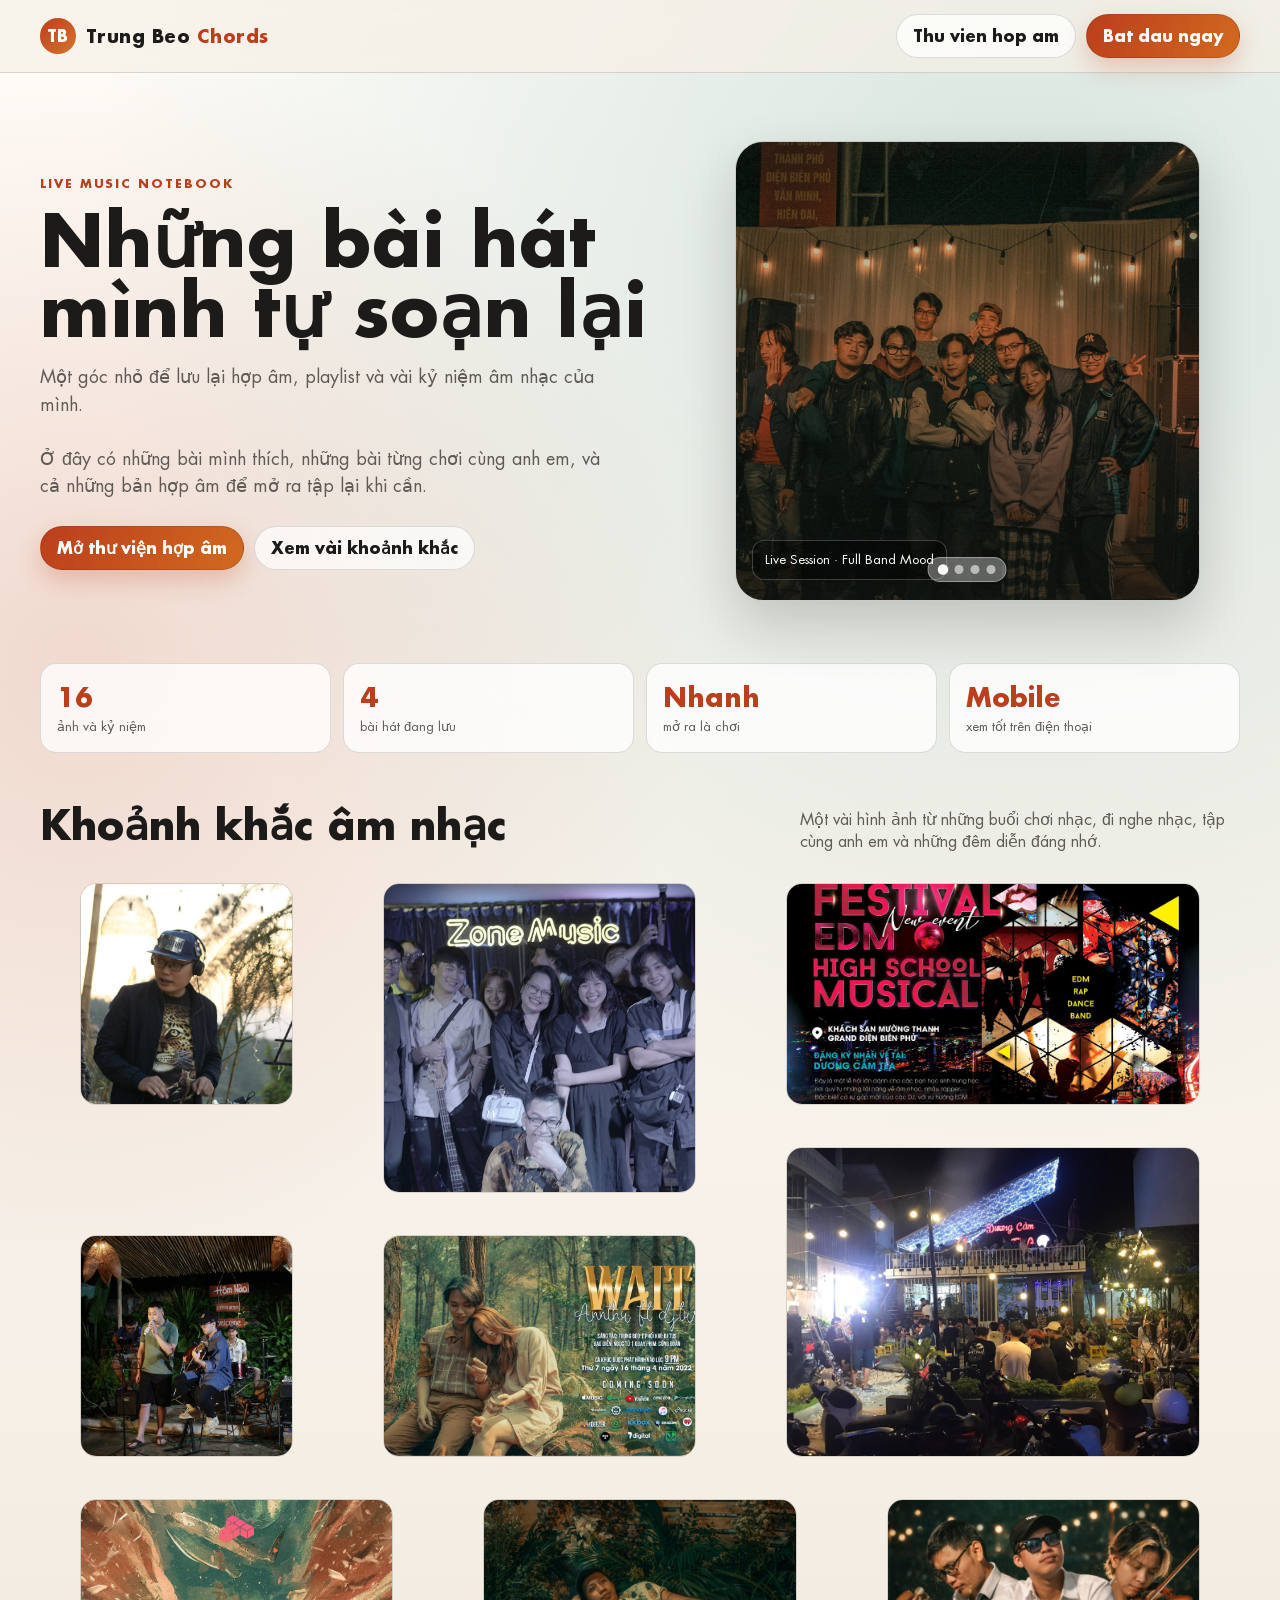
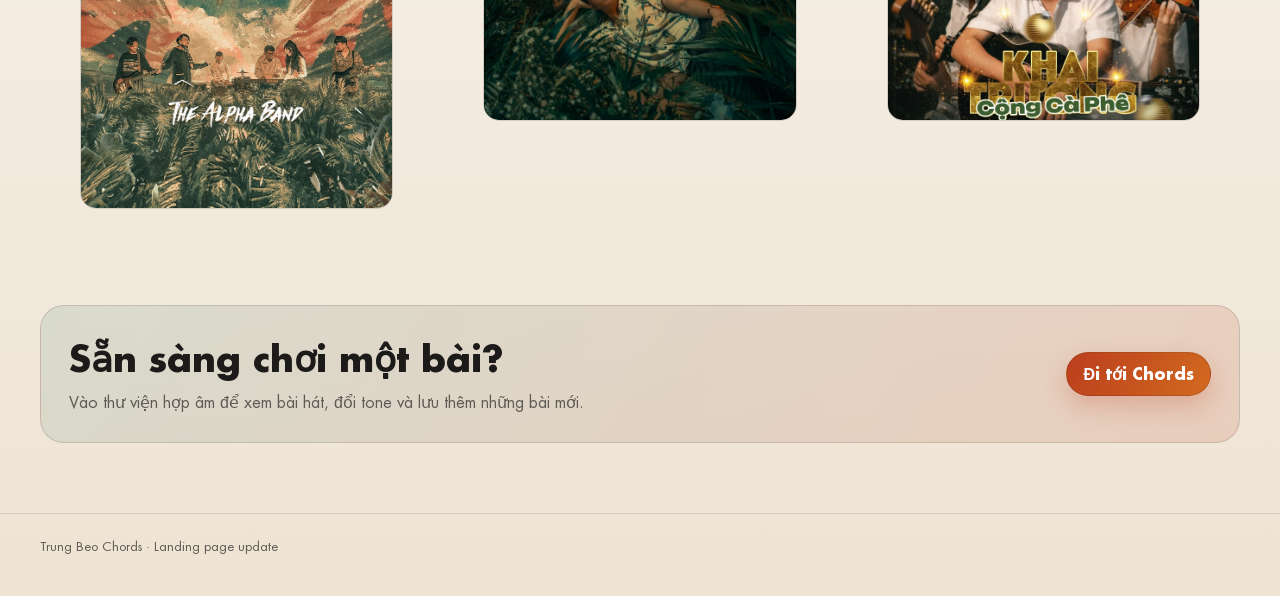
<file: mixtape-master/index.html>
<!DOCTYPE html>
<html lang="vi">
<head>
  <title>Trung Beo Chords | Landing Page</title>
  <meta charset="utf-8">
  <meta http-equiv="X-UA-Compatible" content="IE=edge">
  <meta name="description" content="Landing page cho Trung Beo Chords va ban nhac live.">
  <meta name="viewport" content="width=device-width, initial-scale=1">
  <link rel="stylesheet" href="styles/landing.css">
</head>
<body>
  <header class="topbar">
    <div class="site-wrap">
      <a class="brand" href="index.html" aria-label="Trang chu Trung Beo Chords">
        <span class="brand-mark">TB</span>
        <span class="brand-name">Trung Beo <span>Chords</span></span>
      </a>
      <div class="top-actions">
        <a class="btn btn-sub" href="chords.html">Thu vien hop am</a>
        <a class="btn btn-main" href="chords.html">Bat dau ngay</a>
      </div>
    </div>
  </header>

  <main>
    <section class="hero">
      <div class="site-wrap hero-grid">
        <div>
          <span class="kicker">LIVE MUSIC NOTEBOOK</span>
          <h1>Những bài hát mình tự soạn lại</h1>
          <p>
            Một góc nhỏ để lưu lại hợp âm, playlist và vài kỷ niệm âm nhạc của mình.
          </p>
          <p>
            Ở đây có những bài mình thích, những bài từng chơi cùng anh em, và cả những bản hợp âm để mở ra tập lại khi cần.
          </p>
          <div class="top-actions">
            <a class="btn btn-main" href="chords.html">Mở thư viện hợp âm</a>
            <a class="btn btn-sub" href="#gallery">Xem vài khoảnh khắc</a>
          </div>
        </div>
        <figure class="hero-card" id="heroCarousel" aria-label="Anh noi bat hero">
          <div class="hero-track" id="heroTrack"></div>
          <figcaption class="hero-note" id="heroNote"></figcaption>
          <div class="hero-dots" id="heroDots" aria-label="Chon anh"></div>
        </figure>
      </div>
    </section>

    <section class="stats">
      <div class="site-wrap stats-grid">
        <div class="stat">
          <strong>16</strong>
          <span>ảnh và kỷ niệm</span>
        </div>
        <div class="stat">
          <strong>4</strong>
          <span>bài hát đang lưu</span>
        </div>
        <div class="stat">
          <strong>Nhanh</strong>
          <span>mở ra là chơi</span>
        </div>
        <div class="stat">
          <strong>Mobile</strong>
          <span>xem tốt trên điện thoại</span>
        </div>
      </div>
    </section>

    <section class="gallery" id="gallery">
      <div class="site-wrap">
        <div class="gallery-head">
          <h2>Khoảnh khắc âm nhạc</h2>
          <p>
            Một vài hình ảnh từ những buổi chơi nhạc, đi nghe nhạc, tập cùng anh em và những đêm diễn đáng nhớ.
          </p>
        </div>
        <div class="gallery-grid">
          <figure class="tile tile-1"><img src="images_landingpage/trungbeo.jpg" alt="Trung Beo chan dung"></figure>
          <figure class="tile tile-2"><img src="images_landingpage/fullband.jpg" alt="Ban nhac day du tren san khau"></figure>
          <figure class="tile tile-3"><img src="images_landingpage/live1.jpg" alt="Khoanh khac dien live 1"></figure>
          <figure class="tile tile-4"><img src="images_landingpage/live2.jpg" alt="Khoanh khac dien live 2"></figure>
          <figure class="tile tile-5"><img src="images_landingpage/live3.jpg" alt="Khoanh khac dien live 3"></figure>
          <figure class="tile tile-6"><img src="images_landingpage/wait.jpg" alt="Khoanh khac cho truoc gio dien"></figure>
          <figure class="tile tile-7"><img src="images_landingpage/the_alphaband.jpg" alt="The Alphaband"></figure>
          <figure class="tile tile-8"><img src="images_landingpage/djtus.jpg" alt="DJ Tus"></figure>
          <figure class="tile tile-9"><img src="images_landingpage/cong_cf.jpg" alt="Cong CF"></figure>
        </div>
      </div>
    </section>

    <section class="cta">
      <div class="site-wrap cta-box">
        <div>
          <h3>Sẵn sàng chơi một bài?</h3>
          <p>Vào thư viện hợp âm để xem bài hát, đổi tone và lưu thêm những bài mới.</p>
        </div>
        <a class="btn btn-main" href="chords.html">Đi tới Chords</a>
      </div>
    </section>
  </main>

  <footer class="footer">
    <div class="site-wrap">Trung Beo Chords · Landing page update</div>
  </footer>

  <script>
    (() => {
      const heroImages = [
        {
          src: "images_landingpage/fullband2.jpg",
          alt: "Trung Beo Chords full band tren san khau",
          caption: "Live Session · Full Band Mood"
        },
        {
          src: "images_landingpage/live1.jpg",
          alt: "Khoanh khac dien live 1",
          caption: "Dem Dien · Cung Anh Em"
        },
        {
          src: "images_landingpage/the_alphaband.jpg",
          alt: "The Alphaband tren san khau",
          caption: "The Alphaband · Nang Luong San Khau"
        },
        {
          src: "images_landingpage/trungbeo.jpg",
          alt: "Trung Beo chan dung",
          caption: "Trung Beo · Soundcheck Mood"
        }
      ];

      const carousel = document.getElementById("heroCarousel");
      const track = document.getElementById("heroTrack");
      const note = document.getElementById("heroNote");
      const dotsWrap = document.getElementById("heroDots");

      if (!carousel || !track || !note || !dotsWrap || !heroImages.length) {
        return;
      }

      let current = 0;
      let timer = null;
      const intervalMs = 4000;

      heroImages.forEach((item, index) => {
        const slide = document.createElement("img");
        slide.className = "hero-slide";
        slide.src = item.src;
        slide.alt = item.alt;
        slide.loading = index === 0 ? "eager" : "lazy";
        if (index === 0) {
          slide.classList.add("is-active");
        }
        track.appendChild(slide);

        const dot = document.createElement("button");
        dot.type = "button";
        dot.className = "hero-dot";
        dot.setAttribute("aria-label", "Chuyen den anh " + (index + 1));
        dot.dataset.index = String(index);
        if (index === 0) {
          dot.classList.add("is-active");
        }
        dot.addEventListener("click", () => {
          goTo(index);
          restartAuto();
        });
        dotsWrap.appendChild(dot);
      });

      const slides = track.querySelectorAll(".hero-slide");
      const dots = dotsWrap.querySelectorAll(".hero-dot");

      const render = () => {
        slides.forEach((slide, i) => {
          slide.classList.toggle("is-active", i === current);
        });

        dots.forEach((dot, i) => {
          dot.classList.toggle("is-active", i === current);
          dot.setAttribute("aria-current", i === current ? "true" : "false");
        });

        note.textContent = heroImages[current].caption;
      };

      const goTo = (nextIndex) => {
        current = (nextIndex + heroImages.length) % heroImages.length;
        render();
      };

      const next = () => {
        goTo(current + 1);
      };

      const startAuto = () => {
        if (timer) {
          return;
        }
        timer = window.setInterval(next, intervalMs);
      };

      const stopAuto = () => {
        if (timer) {
          window.clearInterval(timer);
          timer = null;
        }
      };

      const restartAuto = () => {
        stopAuto();
        startAuto();
      };

      carousel.addEventListener("mouseenter", stopAuto);
      carousel.addEventListener("mouseleave", startAuto);

      render();
      startAuto();
    })();
  </script>
</body>
</html>
</file>
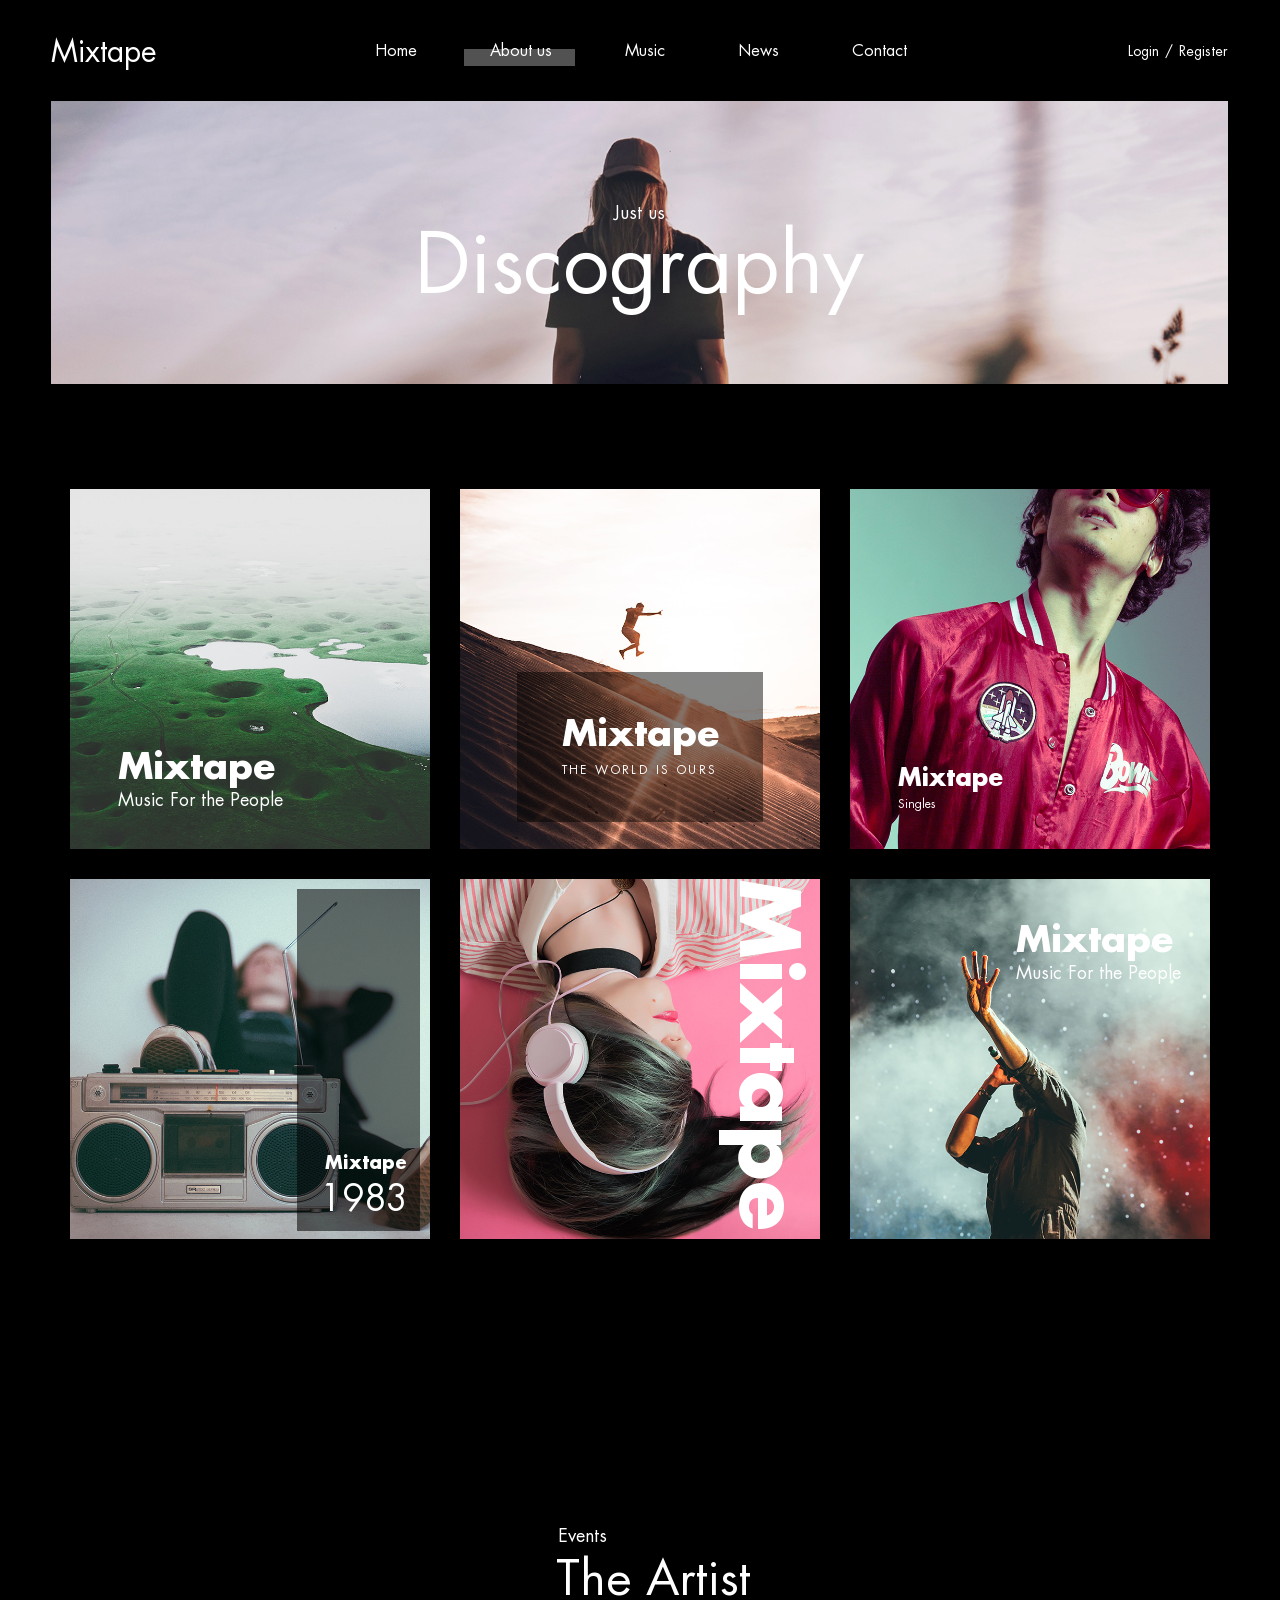
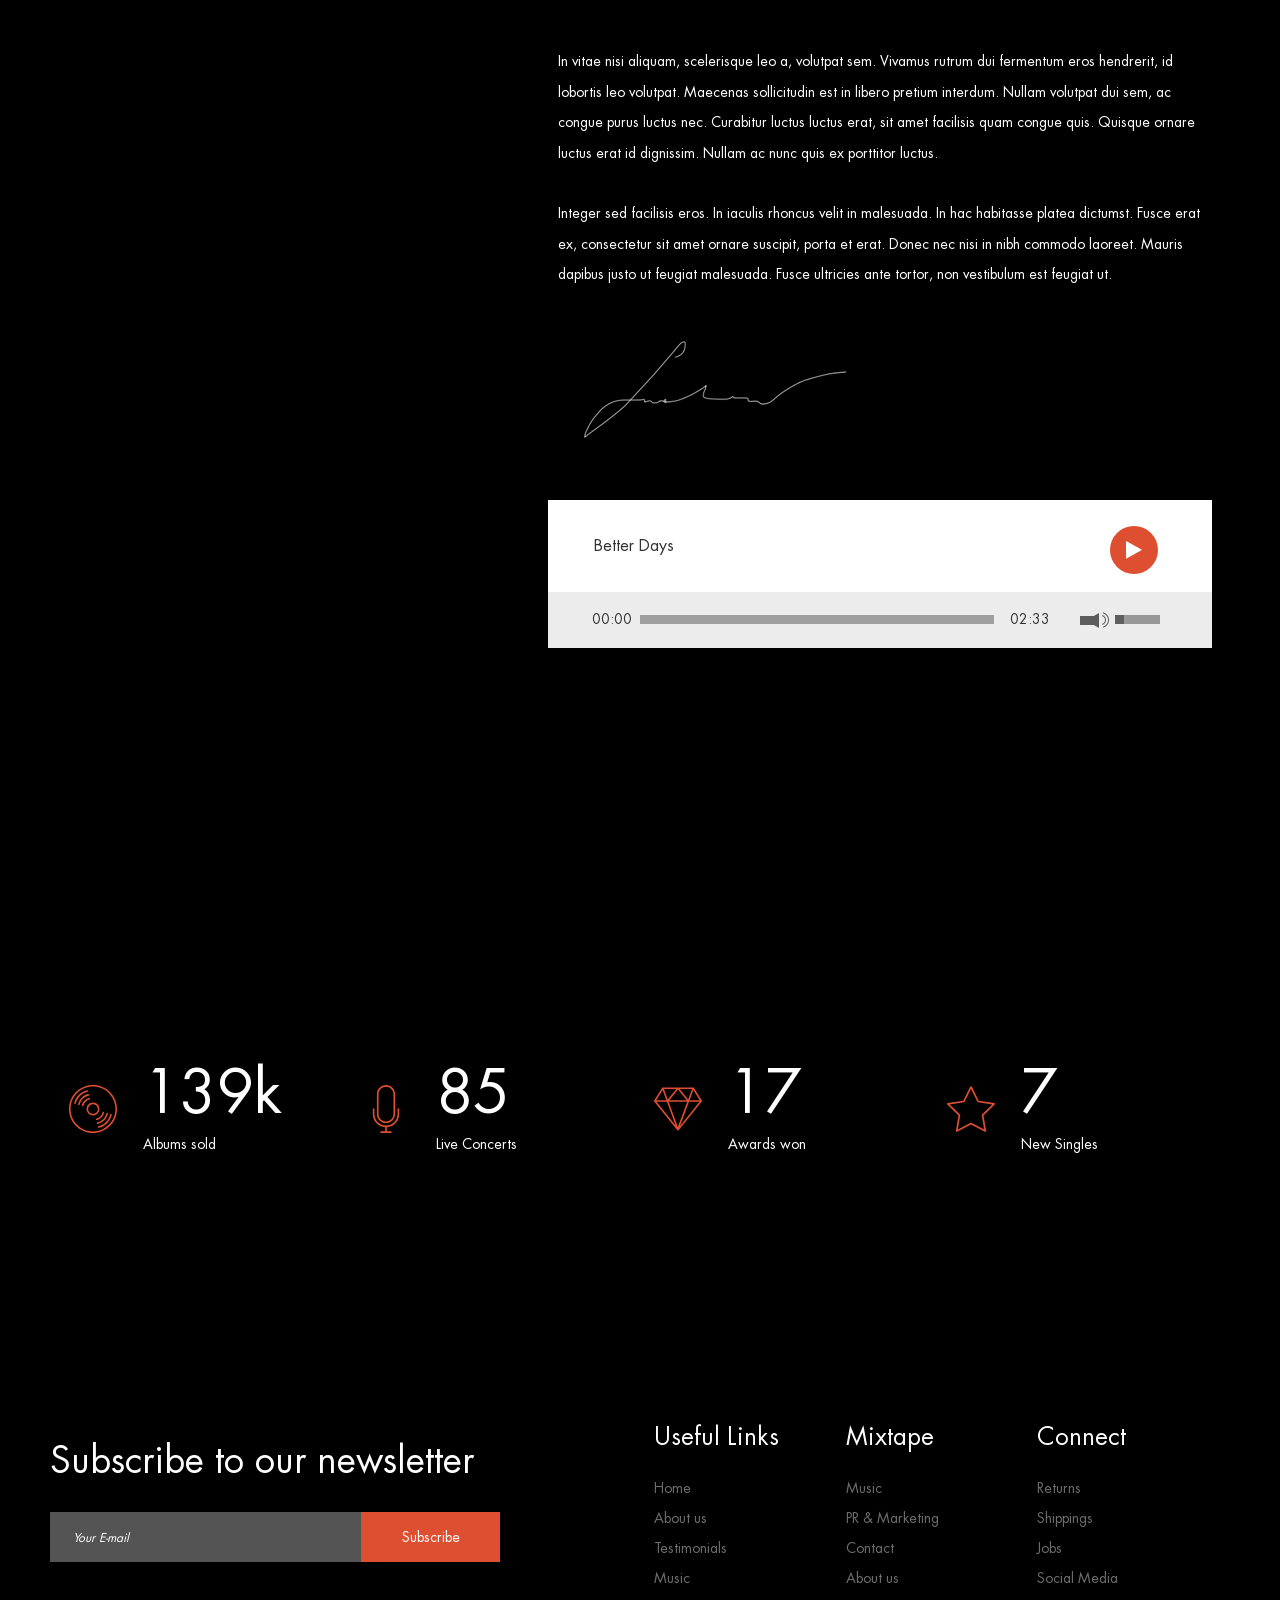
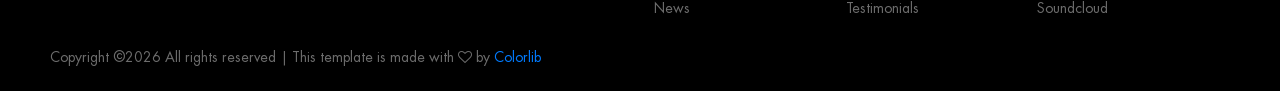
<file: mixtape-master/about.html>
<!DOCTYPE html>
<html lang="en">
<head>
<title>About us</title>
<meta charset="utf-8">
<meta http-equiv="X-UA-Compatible" content="IE=edge">
<meta name="description" content="Mixtape template project">
<meta name="viewport" content="width=device-width, initial-scale=1">
<link rel="stylesheet" type="text/css" href="styles/bootstrap-4.1.2/bootstrap.min.css">
<link href="plugins/font-awesome-4.7.0/css/font-awesome.min.css" rel="stylesheet" type="text/css">
<link rel="stylesheet" type="text/css" href="plugins/OwlCarousel2-2.2.1/owl.carousel.css">
<link rel="stylesheet" type="text/css" href="plugins/OwlCarousel2-2.2.1/owl.theme.default.css">
<link rel="stylesheet" type="text/css" href="plugins/OwlCarousel2-2.2.1/animate.css">
<link rel="stylesheet" type="text/css" href="styles/about.css">
<link rel="stylesheet" type="text/css" href="styles/about_responsive.css">
</head>
<body>

<div class="super_container">
	
	<!-- Header -->
	<header class="header">
		<div class="header_content d-flex flex-row align-items-center justify-content-center">
			<div class="logo"><a href="#">Mixtape</a></div>
			<div class="log_reg">
				<ul class="d-flex flex-row align-items-start justify-content-start">
					<li><a href="#">Login</a></li>
					<li><a href="#">Register</a></li>
				</ul>
			</div>
			<nav class="main_nav">
				<ul class="d-flex flex-row align-items-start justify-content-start">
					<li><a href="index.html">Home</a></li>
					<li class="active"><a href="about.html">About us</a></li>
					<li><a href="music.html">Music</a></li>
					<li><a href="blog.html">News</a></li>
					<li><a href="contact.html">Contact</a></li>
				</ul>
			</nav>
			<div class="hamburger ml-auto">
				<div class="d-flex flex-column align-items-end justify-content-between">
					<div></div>
					<div></div>
					<div></div>
				</div>
			</div>
		</div>
	</header>

	<!-- Menu -->

	<div class="menu">
		<div>
			<div class="menu_overlay"></div>
			<div class="menu_container d-flex flex-column align-items-start justify-content-center">
				<div class="menu_log_reg">
					<ul class="d-flex flex-row align-items-start justify-content-start">
						<li><a href="#">Login</a></li>
						<li><a href="#">Register</a></li>
					</ul>
				</div>
				<nav class="menu_nav">
					<ul class="d-flex flex-column align-items-start justify-content-start">
						<li><a href="index.html">Home</a></li>
						<li><a href="about.html">About us</a></li>
						<li><a href="music.html">Music</a></li>
						<li><a href="blog.html">News</a></li>
						<li><a href="contact.html">Contact</a></li>
					</ul>
				</nav>
			</div>
		</div>
	</div>

	<!-- Home -->

	<div class="home">
		<div class="home_inner">
			<!-- Image artist: https://unsplash.com/@yoannboyer -->
			<div class="parallax_background parallax-window" data-parallax="scroll" data-image-src="images/about.jpg" data-speed="0.8"></div>
			<div class="home_container">
				<div class="home_content text-center">
					<div class="home_subtitle">Just us</div>
					<div class="home_title">Discography</div>
				</div>
			</div>
		</div>
	</div>

	<!-- Discs -->

	<div class="discs">
		<div class="container">
			<div class="row discs_row">
				
				<!-- Disc -->
				<div class="col-xl-4 col-md-6">
					<div class="disc">
						<a href="single.html">
							<div class="disc_image"><img src="images/disc_1.jpg" alt="https://unsplash.com/@tanelah"></div>
							<div class="disc_container">
								<div>
									<div class="disc_content_1">
										<div class="disc_title">Mixtape</div>
										<div class="disc_subtitle">Music For the People</div>
									</div>
								</div>
							</div>
						</a>
					</div>
				</div>

				<!-- Disc -->
				<div class="col-xl-4 col-md-6">
					<div class="disc">
						<a href="single.html">
							<div class="disc_image"><img src="images/disc_2.jpg" alt="https://unsplash.com/@kasperrasmussen"></div>
							<div class="disc_container">
								<div>
									<div class="disc_content_2 d-flex flex-column align-items-center justify-content-center">
										<div>
											<div class="disc_title">Mixtape</div>
											<div class="disc_subtitle">the world is ours</div>
										</div>
									</div>
								</div>
							</div>
						</a>
					</div>
				</div>

				<!-- Disc -->
				<div class="col-xl-4 col-md-6">
					<div class="disc">
						<a href="single.html">
							<div class="disc_image"><img src="images/disc_3.jpg" alt="https://unsplash.com/@photones11"></div>
							<div class="disc_container">
								<div>
									<div class="disc_content_3">
										<div>
											<div class="disc_title">Mixtape</div>
											<div class="disc_subtitle">Singles</div>
										</div>
									</div>
								</div>
							</div>
						</a>
					</div>
				</div>

				<!-- Disc -->
				<div class="col-xl-4 col-md-6">
					<div class="disc">
						<a href="single.html">
							<div class="disc_image"><img src="images/disc_4.jpg" alt="https://unsplash.com/@rexcuando"></div>
							<div class="disc_container">
								<div>
									<div class="disc_content_4 d-flex flex-column align-items-start justify-content-end">
										<div class="text-left">
											<div class="disc_title">Mixtape</div>
											<div class="disc_subtitle">1983</div>
										</div>
									</div>
								</div>
							</div>
						</a>
					</div>
				</div>

				<!-- Disc -->
				<div class="col-xl-4 col-md-6">
					<div class="disc">
						<a href="single.html">
							<div class="disc_image"><img src="images/disc_5.jpg" alt="https://unsplash.com/@alicemoore"></div>
							<div class="disc_container">
								<div>
									<div class="disc_content_5">
										<div class="disc_title">Mixtape</div>
									</div>
								</div>
							</div>
						</a>
					</div>
				</div>

				<!-- Disc -->
				<div class="col-xl-4 col-md-6">
					<div class="disc">
						<a href="single.html">
							<div class="disc_image"><img src="images/disc_6.jpg" alt="https://unsplash.com/@arstyy"></div>
							<div class="disc_container">
								<div>
									<div class="disc_content_6">
										<div class="disc_title">Mixtape</div>
										<div class="disc_subtitle">Music For the People</div>
									</div>
								</div>
							</div>
						</a>
					</div>
				</div>

			</div>
		</div>
	</div>

	<!-- Artist -->

	<div class="artist">
		<div class="parallax_background parallax-window" data-parallax="scroll" data-image-src="images/artist_2.jpg" data-speed="0.8"></div>
		<div class="container">
			<div class="row">

				<!-- Artist Content -->
				<div class="col-lg-7 offset-lg-5">
					<div class="artist_content">
						<div class="section_title_container">
							<div class="section_subtitle">Events</div>
							<div class="section_title"><h1>The Artist</h1></div>
						</div>
						<div class="artist_text">
							<p> In vitae nisi aliquam, scelerisque leo a, volutpat sem. Vivamus rutrum dui fermentum eros hendrerit, id lobortis leo volutpat. Maecenas sollicitudin est in libero pretium interdum. Nullam volutpat dui sem, ac congue purus luctus nec. Curabitur luctus luctus erat, sit amet facilisis quam congue quis. Quisque ornare luctus erat id dignissim. Nullam ac nunc quis ex porttitor luctus.</p>
							<p>Integer sed facilisis eros. In iaculis rhoncus velit in malesuada. In hac habitasse platea dictumst. Fusce erat ex, consectetur sit amet ornare suscipit, porta et erat. Donec nec nisi in nibh commodo laoreet. Mauris dapibus justo ut feugiat malesuada. Fusce ultricies ante tortor, non vestibulum est feugiat ut.</p>
						</div>
						<div class="artist_sig"><img src="images/sig.png" alt=""></div>
						<div class="single_player_container d-flex flex-column align-items-start justify-content-center">
							<div class="single_player">
								<div id="jplayer_2" class="jp-jplayer"></div>
								<div id="jp_container_2" class="jp-audio" role="application" aria-label="media player">
									<div class="jp-type-single">
										<div class="player_details d-flex flex-row align-items-center justify-content-start">
											<div class="jp-details">
												<div>playing</div>
												<div class="jp-title" aria-label="title">&nbsp;</div>
											</div>
											<div class="jp-controls-holder ml-auto">
												<button class="jp-play" tabindex="0"></button>
											</div>
										</div>
										<div class="player_controls">
											<div class="jp-gui jp-interface d-flex flex-row align-items-center justify-content-start">
												<div class="jp-controls-holder time_controls d-flex flex-row align-items-center justify-content-start">
													<div><div class="jp-current-time" role="timer" aria-label="time">&nbsp;</div></div>
													<div class="jp-progress">
														<div class="jp-seek-bar">
															<div class="jp-play-bar"></div>
														</div>
													</div>
													<div><div class="jp-duration ml-auto" role="timer" aria-label="duration">&nbsp;</div></div>
												</div>
												<div class="jp-volume-controls d-flex flex-row align-items-center justify-content-start ml-auto">
													<button class="jp-mute" tabindex="0"></button>
													<div class="jp-volume-bar">
														<div class="jp-volume-bar-value"></div>
													</div>
												</div>
											</div>
										</div>
										<div class="jp-no-solution">
											<span>Update Required</span>
											To play the media you will need to either update your browser to a recent version or update your <a href="http://get.adobe.com/flashplayer/" target="_blank">Flash plugin</a>
										</div>
									</div>
								</div>

							</div>
						</div>
					</div>
				</div>
			</div>
		</div>
	</div>

	<!-- Milestones -->

	<div class="milestones">
		<div class="milestones_container">
			<div class="parallax_background parallax-window" data-parallax="scroll" data-image-src="images/milestones.jpg" data-speed="0.8"></div>
			<div class="container">
				<div class="row milestones_row">
					
					<!-- Milestone -->
					<div class="col-xl-3 col-md-6 milestone_col">
						<div class="milestone d-flex flex-row align-items-center justify-content-start">
							<div class="milestone_icon"><img src="images/icon_1.svg" alt="https://www.flaticon.com/authors/smashicons"></div>
							<div class="milestone_content">
								<div class="milestone_counter" data-end-value="298" data-sign-after="k">0</div>
								<div class="milestone_text">Albums sold</div>
							</div>
						</div>
					</div>

					<!-- Milestone -->
					<div class="col-xl-3 col-md-6 milestone_col">
						<div class="milestone d-flex flex-row align-items-center justify-content-start">
							<div class="milestone_icon"><img src="images/icon_2.svg" alt="https://www.flaticon.com/authors/smashicons"></div>
							<div class="milestone_content">
								<div class="milestone_counter" data-end-value="183">0</div>
								<div class="milestone_text">Live Concerts</div>
							</div>
						</div>
					</div>

					<!-- Milestone -->
					<div class="col-xl-3 col-md-6 milestone_col">
						<div class="milestone d-flex flex-row align-items-center justify-content-start">
							<div class="milestone_icon"><img src="images/icon_3.svg" alt="https://www.flaticon.com/authors/smashicons"></div>
							<div class="milestone_content">
								<div class="milestone_counter" data-end-value="37">0</div>
								<div class="milestone_text">Awards won</div>
							</div>
						</div>
					</div>

					<!-- Milestone -->
					<div class="col-xl-3 col-md-6 milestone_col">
						<div class="milestone d-flex flex-row align-items-center justify-content-start">
							<div class="milestone_icon"><img src="images/icon_4.svg" alt="https://www.flaticon.com/authors/smashicons"></div>
							<div class="milestone_content">
								<div class="milestone_counter" data-end-value="14">0</div>
								<div class="milestone_text">New Singles</div>
							</div>
						</div>
					</div>

				</div>
			</div>
		</div>
	</div>

	<!-- Footer -->

	<footer class="footer">
		<div class="footer_container d-flex flex-xl-row flex-column align-items-start justify-content-start">
			<div class="newsletter_container">
				<div class="newsletter_title"><h2>Subscribe to our newsletter</h2></div>
				<form action="#" id="newsletter_form" class="newsletter_form">
					<input type="email" class="newsletter_input" placeholder="Your E-mail" required="required">
					<button class="newsletter_button">Subscribe</button>
				</form>
			</div>
			<div class="footer_lists d-flex flex-sm-row  flex-column align-items-start justify-content-start ml-xl-auto">

				<!-- Useful Links -->
				<div class="footer_list">
					<div class="footer_list_title">Useful Links</div>
					<ul>
						<li><a href="index.html">Home</a></li>
						<li><a href="about.html">About us</a></li>
						<li><a href="#">Testimonials</a></li>
						<li><a href="#">Music</a></li>
						<li><a href="blog.html">News</a></li>
					</ul>
				</div>

				<!-- Mixtape -->
				<div class="footer_list">
					<div class="footer_list_title">Mixtape</div>
					<ul>
						<li><a href="#">Music</a></li>
						<li><a href="#">PR & Marketing</a></li>
						<li><a href="#">Contact</a></li>
						<li><a href="#">About us</a></li>
						<li><a href="#">Testimonials</a></li>
					</ul>
				</div>

				<!-- Connect -->
				<div class="footer_list">
					<div class="footer_list_title">Connect</div>
					<ul>
						<li><a href="#">Returns</a></li>
						<li><a href="#">Shippings</a></li>
						<li><a href="#">Jobs</a></li>
						<li><a href="#">Social Media</a></li>
						<li><a href="#">Soundcloud</a></li>
					</ul>
				</div>

			</div>
		</div>
		<div class="copyright_bar">
			<span><!-- Link back to Colorlib can't be removed. Template is licensed under CC BY 3.0. -->
Copyright &copy;<script>document.write(new Date().getFullYear());</script> All rights reserved | This template is made with <i class="fa fa-heart-o" aria-hidden="true"></i> by <a href="https://colorlib.com" target="_blank">Colorlib</a>
<!-- Link back to Colorlib can't be removed. Template is licensed under CC BY 3.0. -->
</span>
		</div>
	</footer>
</div>

<script src="js/jquery-3.2.1.min.js"></script>
<script src="styles/bootstrap-4.1.2/popper.js"></script>
<script src="styles/bootstrap-4.1.2/bootstrap.min.js"></script>
<script src="plugins/greensock/TweenMax.min.js"></script>
<script src="plugins/greensock/TimelineMax.min.js"></script>
<script src="plugins/scrollmagic/ScrollMagic.min.js"></script>
<script src="plugins/greensock/animation.gsap.min.js"></script>
<script src="plugins/greensock/ScrollToPlugin.min.js"></script>
<script src="plugins/OwlCarousel2-2.2.1/owl.carousel.js"></script>
<script src="plugins/easing/easing.js"></script>
<script src="plugins/progressbar/progressbar.min.js"></script>
<script src="plugins/parallax-js-master/parallax.min.js"></script>
<script src="plugins/jPlayer/jquery.jplayer.min.js"></script>
<script src="plugins/jPlayer/jplayer.playlist.min.js"></script>
<script src="js/about.js"></script>
</body>
</html>
</file>
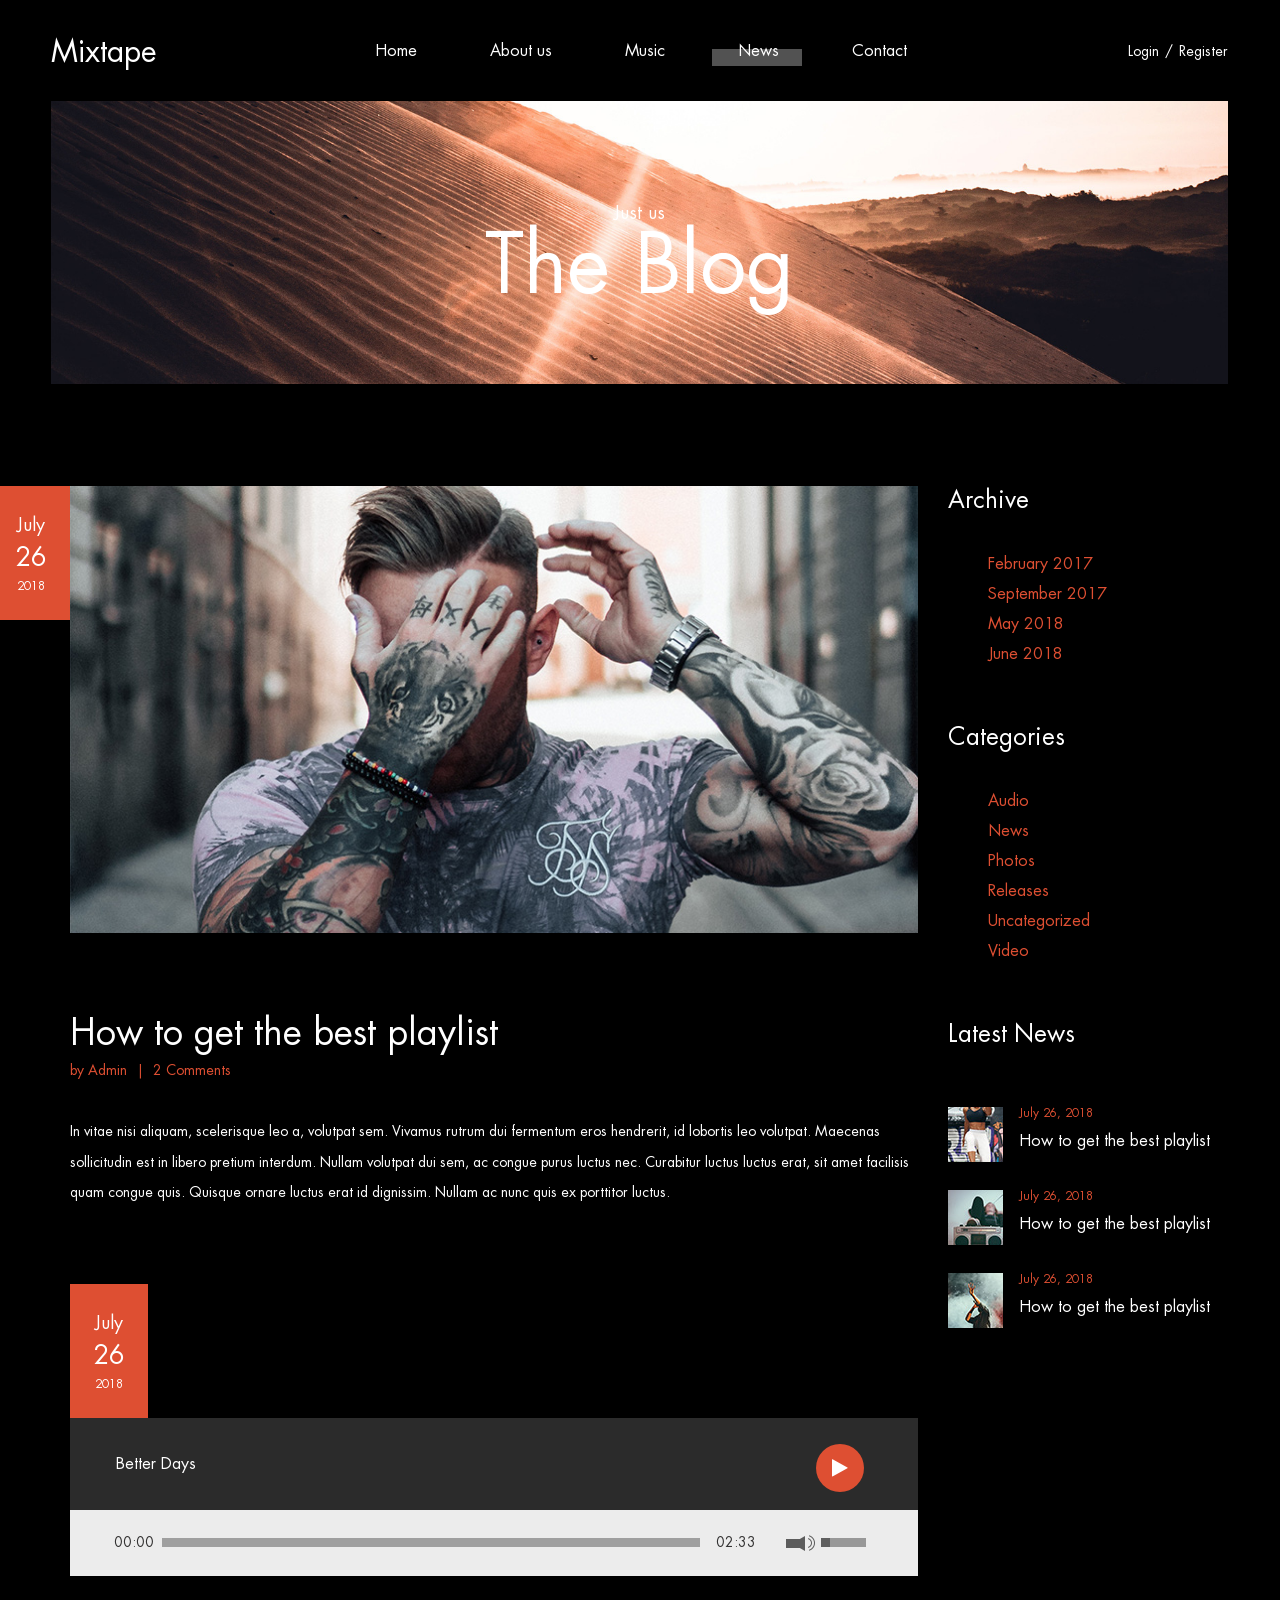
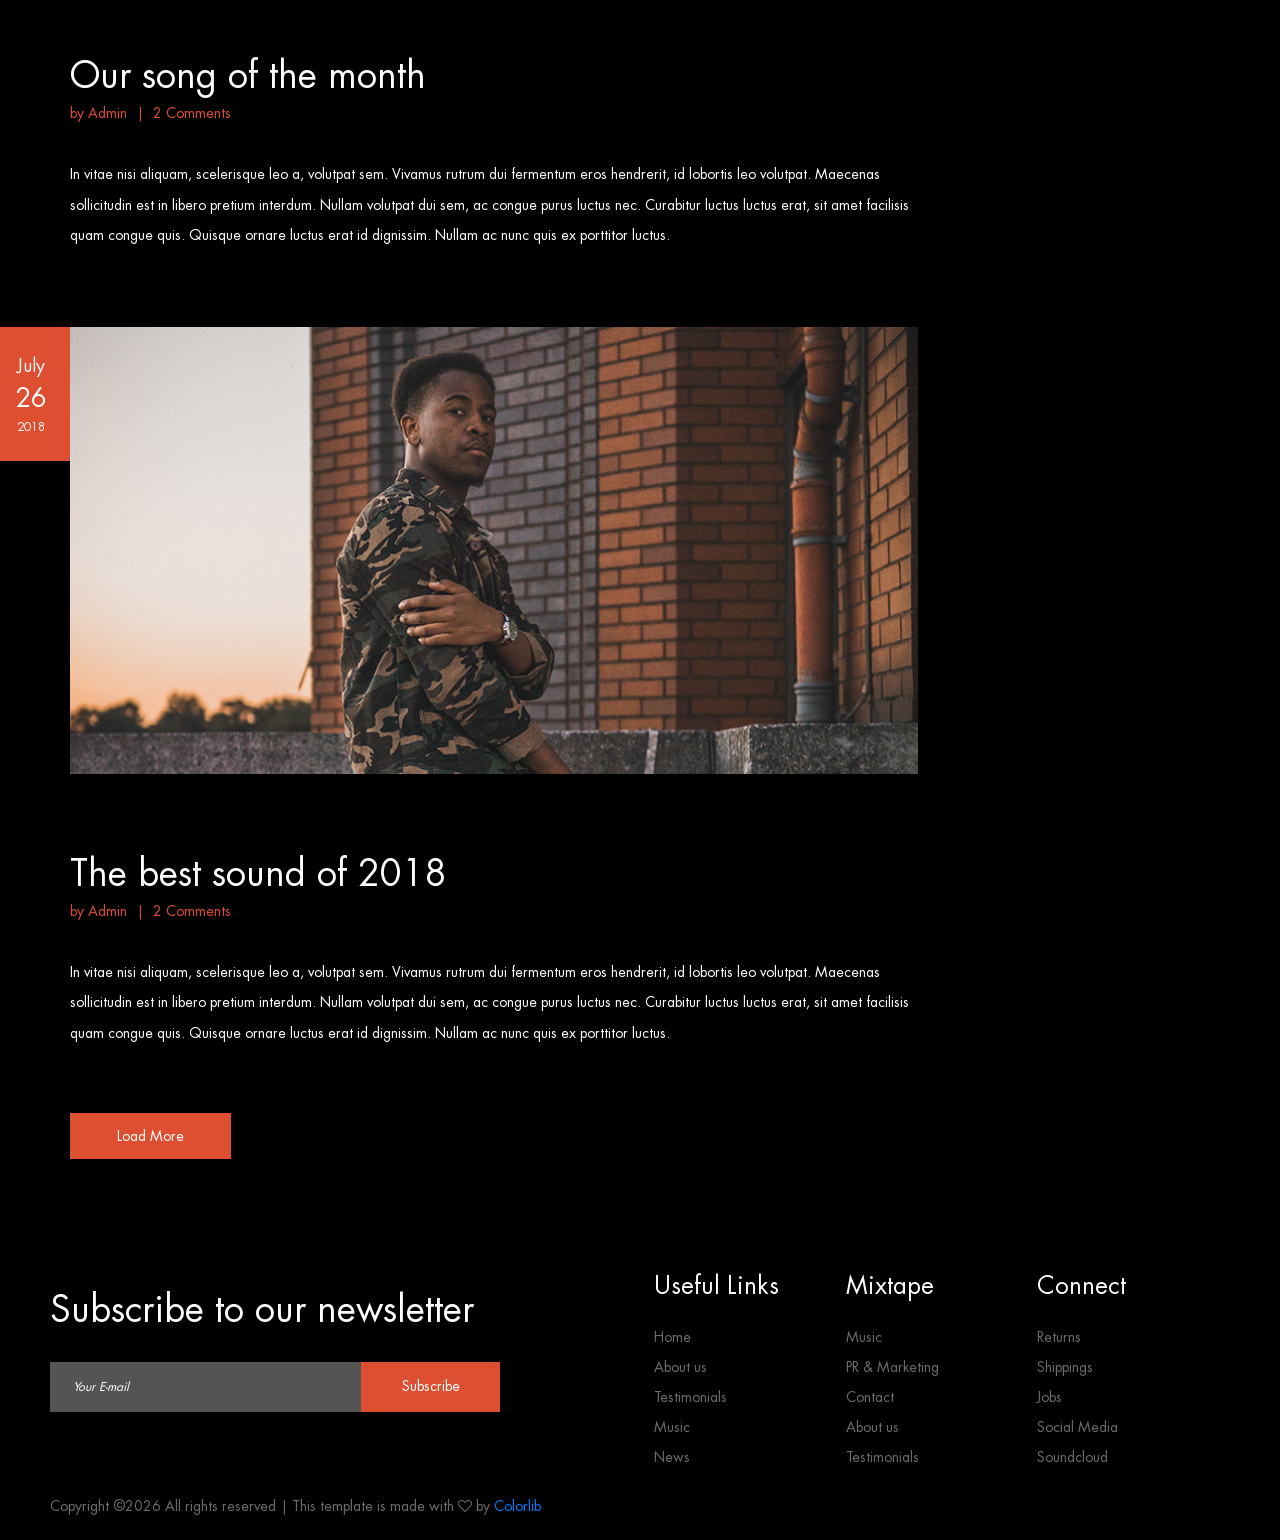
<file: mixtape-master/blog.html>
<!DOCTYPE html>
<html lang="en">
<head>
<title>Blog</title>
<meta charset="utf-8">
<meta http-equiv="X-UA-Compatible" content="IE=edge">
<meta name="description" content="Mixtape template project">
<meta name="viewport" content="width=device-width, initial-scale=1">
<link rel="stylesheet" type="text/css" href="styles/bootstrap-4.1.2/bootstrap.min.css">
<link href="plugins/font-awesome-4.7.0/css/font-awesome.min.css" rel="stylesheet" type="text/css">
<link rel="stylesheet" type="text/css" href="plugins/OwlCarousel2-2.2.1/owl.carousel.css">
<link rel="stylesheet" type="text/css" href="plugins/OwlCarousel2-2.2.1/owl.theme.default.css">
<link rel="stylesheet" type="text/css" href="plugins/OwlCarousel2-2.2.1/animate.css">
<link rel="stylesheet" type="text/css" href="styles/blog.css">
<link rel="stylesheet" type="text/css" href="styles/blog_responsive.css">
</head>
<body>

<div class="super_container">
	
	<!-- Header -->
	<header class="header">
		<div class="header_content d-flex flex-row align-items-center justify-content-center">
			<div class="logo"><a href="#">Mixtape</a></div>
			<div class="log_reg">
				<ul class="d-flex flex-row align-items-start justify-content-start">
					<li><a href="#">Login</a></li>
					<li><a href="#">Register</a></li>
				</ul>
			</div>
			<nav class="main_nav">
				<ul class="d-flex flex-row align-items-start justify-content-start">
					<li><a href="index.html">Home</a></li>
					<li><a href="about.html">About us</a></li>
					<li><a href="music.html">Music</a></li>
					<li class="active"><a href="blog.html">News</a></li>
					<li><a href="contact.html">Contact</a></li>
				</ul>
			</nav>
			<div class="hamburger ml-auto">
				<div class="d-flex flex-column align-items-end justify-content-between">
					<div></div>
					<div></div>
					<div></div>
				</div>
			</div>
		</div>
	</header>

	<!-- Menu -->

	<div class="menu">
		<div>
			<div class="menu_overlay"></div>
			<div class="menu_container d-flex flex-column align-items-start justify-content-center">
				<div class="menu_log_reg">
					<ul class="d-flex flex-row align-items-start justify-content-start">
						<li><a href="#">Login</a></li>
						<li><a href="#">Register</a></li>
					</ul>
				</div>
				<nav class="menu_nav">
					<ul class="d-flex flex-column align-items-start justify-content-start">
						<li><a href="index.html">Home</a></li>
						<li><a href="about.html">About us</a></li>
						<li><a href="music.html">Music</a></li>
						<li><a href="blog.html">News</a></li>
						<li><a href="contact.html">Contact</a></li>
					</ul>
				</nav>
			</div>
		</div>
	</div>

	<!-- Home -->

	<div class="home">
		<div class="home_inner">
			<!-- Image artist: https://unsplash.com/@yoannboyer -->
			<div class="parallax_background parallax-window" data-parallax="scroll" data-image-src="images/blog.jpg" data-speed="0.8"></div>
			<div class="home_container">
				<div class="home_content text-center">
					<div class="home_subtitle">Just us</div>
					<div class="home_title">The Blog</div>
				</div>
			</div>
		</div>
	</div>

	<!-- Blog -->

	<div class="blog">
		<div class="container">
			<div class="row">
				
				<!-- Blog Posts -->
				<div class="col-lg-9">
					<div class="blog_posts">
						
						<!-- Blog Post -->
						<div class="blog_post">
							<div class="blog_post_date d-flex flex-column align-items-center justify-content-center">
								<div>July</div>
								<div>26</div>
								<div>2018</div>
							</div>
							<div class="blog_post_image"><img src="images/blog_1.jpg" alt="https://unsplash.com/@stevenerixon"></div>
							<div class="blog_post_title"><h2><a href="#">How to get the best playlist</a></h2></div>
							<div class="blog_post_info">
								<ul class="d-flex flex-row align-items-start justify-content-start">
									<li>by <a href="#">Admin</a></li>
									<li><a href="#">2 Comments</a></li>
								</ul>
							</div>
							<div class="blog_post_text">
								<p>In vitae nisi aliquam, scelerisque leo a, volutpat sem. Vivamus rutrum dui fermentum eros hendrerit, id lobortis leo volutpat. Maecenas sollicitudin est in libero pretium interdum. Nullam volutpat dui sem, ac congue purus luctus nec. Curabitur luctus luctus erat, sit amet facilisis quam congue quis. Quisque ornare luctus erat id dignissim. Nullam ac nunc quis ex porttitor luctus.</p>
							</div>
						</div>

						<!-- Blog Post -->
						<div class="blog_post blog_post_audio">
							<div class="blog_post_date d-flex flex-column align-items-center justify-content-center">
								<div>July</div>
								<div>26</div>
								<div>2018</div>
							</div>

							<!-- Single Player -->
							<div class="single_player_container d-flex flex-column align-items-start justify-content-center">
								<div class="single_player">
									<div id="jplayer_1" class="jp-jplayer"></div>
									<div id="jp_container_1" class="jp-audio" role="application" aria-label="media player">
										<div class="jp-type-single">
											<div class="player_details d-flex flex-row align-items-center justify-content-start">
												<div class="jp-details">
													<div>playing</div>
													<div class="jp-title" aria-label="title">&nbsp;</div>
												</div>
												<div class="jp-controls-holder ml-auto">
													<button class="jp-play" tabindex="0"></button>
												</div>
											</div>
											<div class="player_controls">
												<div class="jp-gui jp-interface d-flex flex-row align-items-center justify-content-start">
													<div class="jp-controls-holder time_controls d-flex flex-row align-items-center justify-content-start">
														<div><div class="jp-current-time" role="timer" aria-label="time">&nbsp;</div></div>
														<div class="jp-progress">
															<div class="jp-seek-bar">
																<div class="jp-play-bar"></div>
															</div>
														</div>
														<div><div class="jp-duration ml-auto" role="timer" aria-label="duration">&nbsp;</div></div>
													</div>
													<div class="jp-volume-controls d-flex flex-row align-items-center justify-content-start ml-auto">
														<button class="jp-mute" tabindex="0"></button>
														<div class="jp-volume-bar">
															<div class="jp-volume-bar-value"></div>
														</div>
													</div>
												</div>
											</div>
											<div class="jp-no-solution">
												<span>Update Required</span>
												To play the media you will need to either update your browser to a recent version or update your <a href="http://get.adobe.com/flashplayer/" target="_blank">Flash plugin</a>
											</div>
										</div>
									</div>

								</div>
							</div>
							<div class="blog_post_title"><h2><a href="#">Our song of the month</a></h2></div>
							<div class="blog_post_info">
								<ul class="d-flex flex-row align-items-start justify-content-start">
									<li>by <a href="#">Admin</a></li>
									<li><a href="#">2 Comments</a></li>
								</ul>
							</div>
							<div class="blog_post_text">
								<p>In vitae nisi aliquam, scelerisque leo a, volutpat sem. Vivamus rutrum dui fermentum eros hendrerit, id lobortis leo volutpat. Maecenas sollicitudin est in libero pretium interdum. Nullam volutpat dui sem, ac congue purus luctus nec. Curabitur luctus luctus erat, sit amet facilisis quam congue quis. Quisque ornare luctus erat id dignissim. Nullam ac nunc quis ex porttitor luctus.</p>
							</div>

						</div>

						<!-- Blog Post -->
						<div class="blog_post">
							<div class="blog_post_date d-flex flex-column align-items-center justify-content-center">
								<div>July</div>
								<div>26</div>
								<div>2018</div>
							</div>
							<div class="blog_post_image"><img src="images/blog_2.jpg" alt="https://unsplash.com/@clesulie"></div>
							<div class="blog_post_title"><h2><a href="#">The best sound of 2018</a></h2></div>
							<div class="blog_post_info">
								<ul class="d-flex flex-row align-items-start justify-content-start">
									<li>by <a href="#">Admin</a></li>
									<li><a href="#">2 Comments</a></li>
								</ul>
							</div>
							<div class="blog_post_text">
								<p>In vitae nisi aliquam, scelerisque leo a, volutpat sem. Vivamus rutrum dui fermentum eros hendrerit, id lobortis leo volutpat. Maecenas sollicitudin est in libero pretium interdum. Nullam volutpat dui sem, ac congue purus luctus nec. Curabitur luctus luctus erat, sit amet facilisis quam congue quis. Quisque ornare luctus erat id dignissim. Nullam ac nunc quis ex porttitor luctus.</p>
							</div>
						</div>

					</div>
					<div class="load_more">
						<div class="button"><a href="#">Load More</a></div>
					</div>
				</div>
				
				<!-- Sidebar -->
				<div class="col-lg-3">
					<div class="sidebar">
						<div class="sidebar_section">
							<div class="sidebar_title">Archive</div>
							<div class="sidebar_list">
								<ul>
									<li><a href="#">February 2017</a></li>
									<li><a href="#">September 2017</a></li>
									<li><a href="#">May 2018</a></li>
									<li><a href="#">June 2018</a></li>
								</ul>
							</div>
						</div>
						<div class="sidebar_section">
							<div class="sidebar_title">Categories</div>
							<div class="sidebar_list">
								<ul>
									<li><a href="#">Audio</a></li>
									<li><a href="#">News</a></li>
									<li><a href="#">Photos</a></li>
									<li><a href="#">Releases</a></li>
									<li><a href="#">Uncategorized</a></li>
									<li><a href="#">Video</a></li>
								</ul>
							</div>
						</div>
						<div class="sidebar_section">
							<div class="sidebar_title">Latest News</div>
							<div class="latest_news_list">

								<!-- Latest News -->
								<div class="latest_news d-flex flex-row align-items-start justify-content-start">
									<div class="latest_news_image"><img src="images/latest_1.jpg" alt="https://unsplash.com/@dannykekspro"></div>
									<div class="latest_news_content">
										<div class="latest_news_date"><a href="#">July 26, 2018</a></div>
										<div class="latest_news_title"><a href="#">How to get the best playlist</a></div>
									</div>
								</div>

								<!-- Latest News -->
								<div class="latest_news d-flex flex-row align-items-start justify-content-start">
									<div class="latest_news_image"><img src="images/latest_2.jpg" alt="https://unsplash.com/@rexcuando"></div>
									<div class="latest_news_content">
										<div class="latest_news_date"><a href="#">July 26, 2018</a></div>
										<div class="latest_news_title"><a href="#">How to get the best playlist</a></div>
									</div>
								</div>

								<!-- Latest News -->
								<div class="latest_news d-flex flex-row align-items-start justify-content-start">
									<div class="latest_news_image"><img src="images/latest_3.jpg" alt="https://unsplash.com/@arstyy"></div>
									<div class="latest_news_content">
										<div class="latest_news_date"><a href="#">July 26, 2018</a></div>
										<div class="latest_news_title"><a href="#">How to get the best playlist</a></div>
									</div>
								</div>

							</div>
						</div>
					</div>
				</div>

			</div>
		</div>
	</div>

	<!-- Footer -->

	<footer class="footer">
		<div class="footer_container d-flex flex-xl-row flex-column align-items-start justify-content-start">
			<div class="newsletter_container">
				<div class="newsletter_title"><h2>Subscribe to our newsletter</h2></div>
				<form action="#" id="newsletter_form" class="newsletter_form">
					<input type="email" class="newsletter_input" placeholder="Your E-mail" required="required">
					<button class="newsletter_button">Subscribe</button>
				</form>
			</div>
			<div class="footer_lists d-flex flex-sm-row  flex-column align-items-start justify-content-start ml-xl-auto">

				<!-- Useful Links -->
				<div class="footer_list">
					<div class="footer_list_title">Useful Links</div>
					<ul>
						<li><a href="index.html">Home</a></li>
						<li><a href="about.html">About us</a></li>
						<li><a href="#">Testimonials</a></li>
						<li><a href="#">Music</a></li>
						<li><a href="blog.html">News</a></li>
					</ul>
				</div>

				<!-- Mixtape -->
				<div class="footer_list">
					<div class="footer_list_title">Mixtape</div>
					<ul>
						<li><a href="#">Music</a></li>
						<li><a href="#">PR & Marketing</a></li>
						<li><a href="#">Contact</a></li>
						<li><a href="#">About us</a></li>
						<li><a href="#">Testimonials</a></li>
					</ul>
				</div>

				<!-- Connect -->
				<div class="footer_list">
					<div class="footer_list_title">Connect</div>
					<ul>
						<li><a href="#">Returns</a></li>
						<li><a href="#">Shippings</a></li>
						<li><a href="#">Jobs</a></li>
						<li><a href="#">Social Media</a></li>
						<li><a href="#">Soundcloud</a></li>
					</ul>
				</div>

			</div>
		</div>
		<div class="copyright_bar">
			<span><!-- Link back to Colorlib can't be removed. Template is licensed under CC BY 3.0. -->
Copyright &copy;<script>document.write(new Date().getFullYear());</script> All rights reserved | This template is made with <i class="fa fa-heart-o" aria-hidden="true"></i> by <a href="https://colorlib.com" target="_blank">Colorlib</a>
<!-- Link back to Colorlib can't be removed. Template is licensed under CC BY 3.0. -->
</span>
		</div>
	</footer>
</div>

<script src="js/jquery-3.2.1.min.js"></script>
<script src="styles/bootstrap-4.1.2/popper.js"></script>
<script src="styles/bootstrap-4.1.2/bootstrap.min.js"></script>
<script src="plugins/greensock/TweenMax.min.js"></script>
<script src="plugins/greensock/TimelineMax.min.js"></script>
<script src="plugins/scrollmagic/ScrollMagic.min.js"></script>
<script src="plugins/greensock/animation.gsap.min.js"></script>
<script src="plugins/greensock/ScrollToPlugin.min.js"></script>
<script src="plugins/OwlCarousel2-2.2.1/owl.carousel.js"></script>
<script src="plugins/easing/easing.js"></script>
<script src="plugins/progressbar/progressbar.min.js"></script>
<script src="plugins/parallax-js-master/parallax.min.js"></script>
<script src="plugins/jPlayer/jquery.jplayer.min.js"></script>
<script src="plugins/jPlayer/jplayer.playlist.min.js"></script>
<script src="js/blog.js"></script>
</body>
</html>
</file>
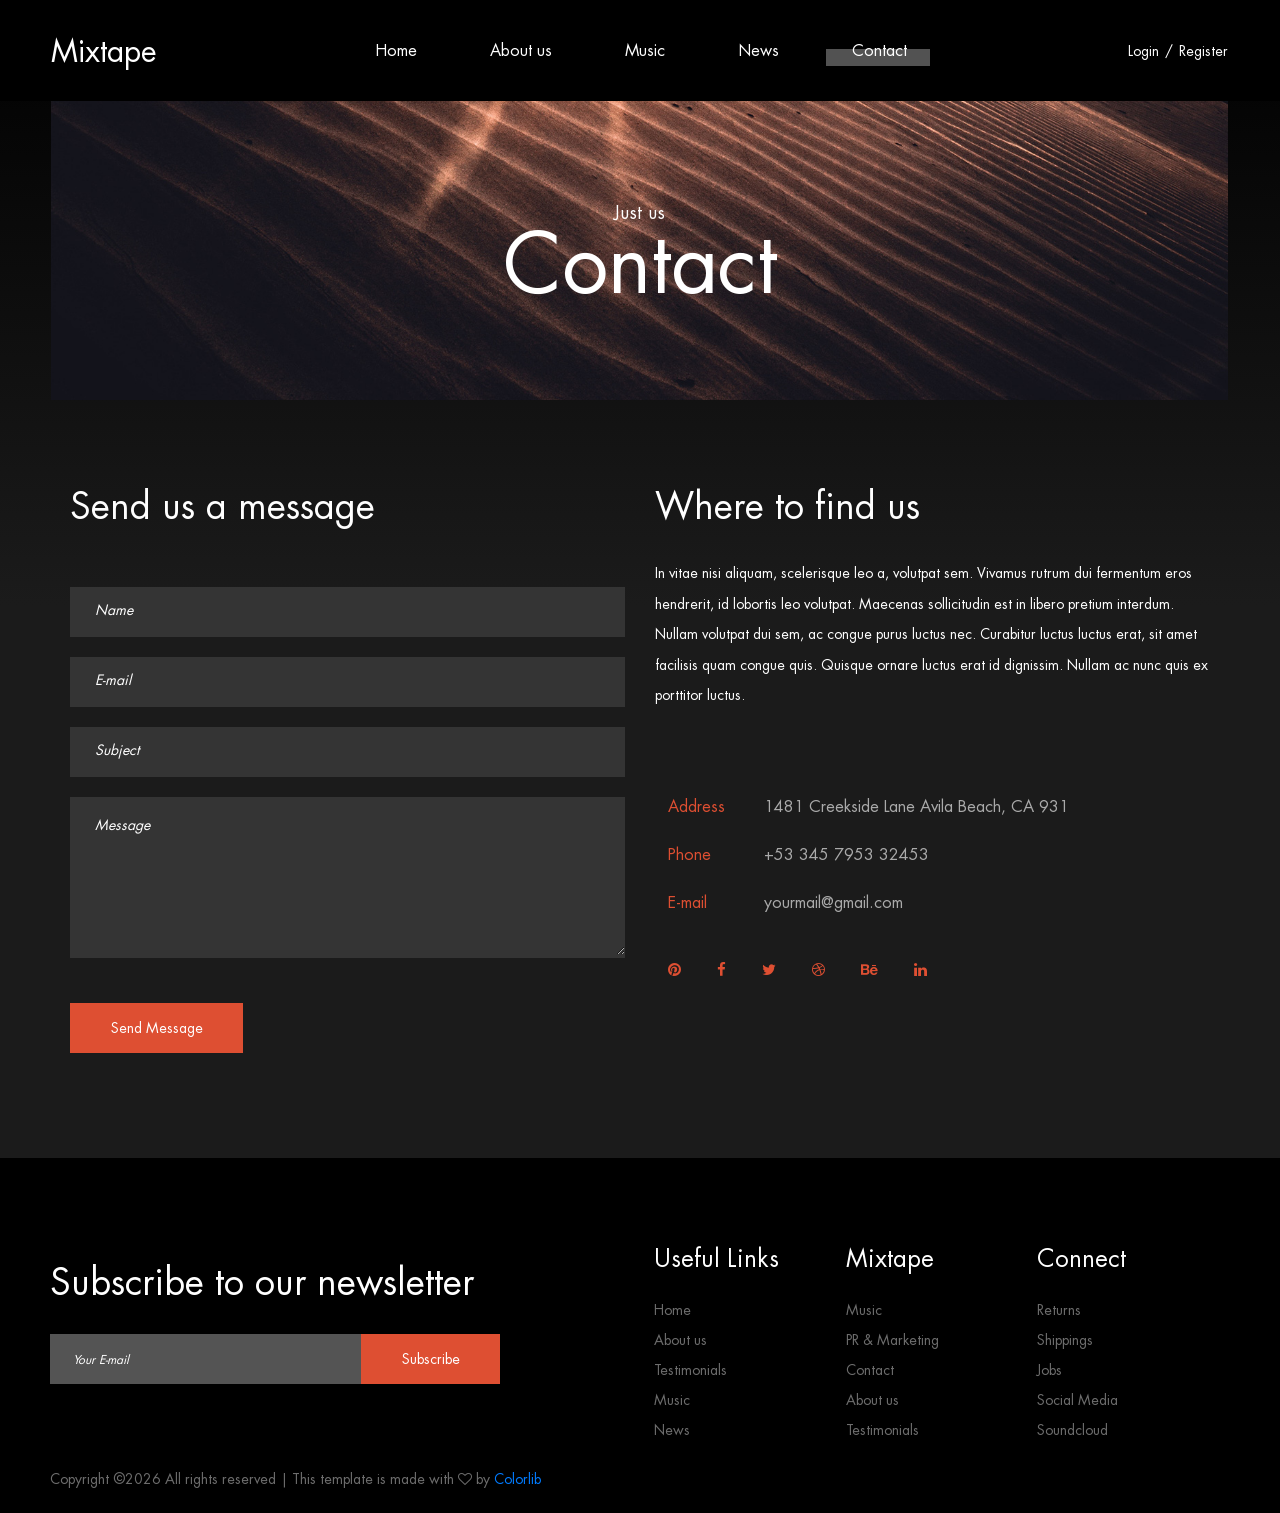
<file: mixtape-master/contact.html>
<!DOCTYPE html>
<html lang="en">
<head>
<title>Contact</title>
<meta charset="utf-8">
<meta http-equiv="X-UA-Compatible" content="IE=edge">
<meta name="description" content="Mixtape template project">
<meta name="viewport" content="width=device-width, initial-scale=1">
<link rel="stylesheet" type="text/css" href="styles/bootstrap-4.1.2/bootstrap.min.css">
<link href="plugins/font-awesome-4.7.0/css/font-awesome.min.css" rel="stylesheet" type="text/css">
<link rel="stylesheet" type="text/css" href="plugins/OwlCarousel2-2.2.1/owl.carousel.css">
<link rel="stylesheet" type="text/css" href="plugins/OwlCarousel2-2.2.1/owl.theme.default.css">
<link rel="stylesheet" type="text/css" href="plugins/OwlCarousel2-2.2.1/animate.css">
<link rel="stylesheet" type="text/css" href="styles/contact.css">
<link rel="stylesheet" type="text/css" href="styles/contact_responsive.css">
</head>
<body>

<div class="super_container">
	
	<!-- Header -->
	<header class="header">
		<div class="header_content d-flex flex-row align-items-center justify-content-center">
			<div class="logo"><a href="#">Mixtape</a></div>
			<div class="log_reg">
				<ul class="d-flex flex-row align-items-start justify-content-start">
					<li><a href="#">Login</a></li>
					<li><a href="#">Register</a></li>
				</ul>
			</div>
			<nav class="main_nav">
				<ul class="d-flex flex-row align-items-start justify-content-start">
					<li><a href="index.html">Home</a></li>
					<li><a href="about.html">About us</a></li>
					<li><a href="music.html">Music</a></li>
					<li><a href="blog.html">News</a></li>
					<li class="active"><a href="contact.html">Contact</a></li>
				</ul>
			</nav>
			<div class="hamburger ml-auto">
				<div class="d-flex flex-column align-items-end justify-content-between">
					<div></div>
					<div></div>
					<div></div>
				</div>
			</div>
		</div>
	</header>

	<!-- Menu -->

	<div class="menu">
		<div>
			<div class="menu_overlay"></div>
			<div class="menu_container d-flex flex-column align-items-start justify-content-center">
				<div class="menu_log_reg">
					<ul class="d-flex flex-row align-items-start justify-content-start">
						<li><a href="#">Login</a></li>
						<li><a href="#">Register</a></li>
					</ul>
				</div>
				<nav class="menu_nav">
					<ul class="d-flex flex-column align-items-start justify-content-start">
						<li><a href="index.html">Home</a></li>
						<li><a href="about.html">About us</a></li>
						<li><a href="music.html">Music</a></li>
						<li><a href="blog.html">News</a></li>
						<li><a href="contact.html">Contact</a></li>
					</ul>
				</nav>
			</div>
		</div>
	</div>

	<!-- Home -->

	<div class="home">
		<div class="home_inner">
			<!-- Image artist: https://unsplash.com/@yoannboyer -->
			<div class="parallax_background parallax-window" data-parallax="scroll" data-image-src="images/contact.jpg" data-speed="0.8"></div>
			<div class="home_container">
				<div class="home_content text-center">
					<div class="home_subtitle">Just us</div>
					<div class="home_title">Contact</div>
				</div>
			</div>
		</div>
	</div>

	<!-- Contact -->

	<div class="contact">
		<div class="container">
			<div class="row">
				
				<!-- Contact Form -->
				<div class="col-lg-6">
					<div class="contact_form_container">
						<div class="contact_title">Send us a message</div>
						<form action="#" class="contact_form" id="contact_form">
							<input type="text" class="contact_input" placeholder="Name" required="required">
							<input type="email" class="contact_input" placeholder="E-mail" required="required">
							<input type="text" class="contact_input" placeholder="Subject">
							<textarea class="contact_input contact_textarea" placeholder="Message" required="required"></textarea>
							<button class="contact_button">Send Message</button>
						</form>
					</div>
				</div>

				<!-- Contact Info -->
				<div class="col-lg-6 contact_col">
					<div class="contact_info">
						<div class="contact_title">Where to find us</div>
						<div class="contact_text">
							<p>In vitae nisi aliquam, scelerisque leo a, volutpat sem. Vivamus rutrum dui fermentum eros hendrerit, id lobortis leo volutpat. Maecenas sollicitudin est in libero pretium interdum. Nullam volutpat dui sem, ac congue purus luctus nec. Curabitur luctus luctus erat, sit amet facilisis quam congue quis. Quisque ornare luctus erat id dignissim. Nullam ac nunc quis ex porttitor luctus.</p>
						</div>
						<div class="contact_info_list">
							<ul>
								<li class="d-flex flex-row align-items-start justify-content-start">
									<div><div>Address</div></div>
									<div>1481 Creekside Lane Avila Beach, CA 931</div>
								</li>
								<li class="d-flex flex-row align-items-start justify-content-start">
									<div><div>Phone</div></div>
									<div>+53 345 7953 32453</div>
								</li>
								<li class="d-flex flex-row align-items-start justify-content-start">
									<div><div>E-mail</div></div>
									<div>yourmail@gmail.com</div>
								</li>
							</ul>
						</div>
						<div class="social">
							<ul class="d-flex flex-row align-items-center justify-content-start">
								<li><a href="#"><i class="fa fa-pinterest" aria-hidden="true"></i></a></li>
								<li><a href="#"><i class="fa fa-facebook" aria-hidden="true"></i></a></li>
								<li><a href="#"><i class="fa fa-twitter" aria-hidden="true"></i></a></li>
								<li><a href="#"><i class="fa fa-dribbble" aria-hidden="true"></i></a></li>
								<li><a href="#"><i class="fa fa-behance" aria-hidden="true"></i></a></li>
								<li><a href="#"><i class="fa fa-linkedin" aria-hidden="true"></i></a></li>
							</ul>
						</div>
					</div>
				</div>
			</div>
		</div>
	</div>

	<!-- Footer -->

	<footer class="footer">
		<div class="footer_container d-flex flex-xl-row flex-column align-items-start justify-content-start">
			<div class="newsletter_container">
				<div class="newsletter_title"><h2>Subscribe to our newsletter</h2></div>
				<form action="#" id="newsletter_form" class="newsletter_form">
					<input type="email" class="newsletter_input" placeholder="Your E-mail" required="required">
					<button class="newsletter_button">Subscribe</button>
				</form>
			</div>
			<div class="footer_lists d-flex flex-sm-row  flex-column align-items-start justify-content-start ml-xl-auto">

				<!-- Useful Links -->
				<div class="footer_list">
					<div class="footer_list_title">Useful Links</div>
					<ul>
						<li><a href="index.html">Home</a></li>
						<li><a href="about.html">About us</a></li>
						<li><a href="#">Testimonials</a></li>
						<li><a href="#">Music</a></li>
						<li><a href="blog.html">News</a></li>
					</ul>
				</div>

				<!-- Mixtape -->
				<div class="footer_list">
					<div class="footer_list_title">Mixtape</div>
					<ul>
						<li><a href="#">Music</a></li>
						<li><a href="#">PR & Marketing</a></li>
						<li><a href="#">Contact</a></li>
						<li><a href="#">About us</a></li>
						<li><a href="#">Testimonials</a></li>
					</ul>
				</div>

				<!-- Connect -->
				<div class="footer_list">
					<div class="footer_list_title">Connect</div>
					<ul>
						<li><a href="#">Returns</a></li>
						<li><a href="#">Shippings</a></li>
						<li><a href="#">Jobs</a></li>
						<li><a href="#">Social Media</a></li>
						<li><a href="#">Soundcloud</a></li>
					</ul>
				</div>

			</div>
		</div>
		<div class="copyright_bar">
			<span><!-- Link back to Colorlib can't be removed. Template is licensed under CC BY 3.0. -->
Copyright &copy;<script>document.write(new Date().getFullYear());</script> All rights reserved | This template is made with <i class="fa fa-heart-o" aria-hidden="true"></i> by <a href="https://colorlib.com" target="_blank">Colorlib</a>
<!-- Link back to Colorlib can't be removed. Template is licensed under CC BY 3.0. -->
</span>
		</div>
	</footer>
</div>

<script src="js/jquery-3.2.1.min.js"></script>
<script src="styles/bootstrap-4.1.2/popper.js"></script>
<script src="styles/bootstrap-4.1.2/bootstrap.min.js"></script>
<script src="plugins/greensock/TweenMax.min.js"></script>
<script src="plugins/greensock/TimelineMax.min.js"></script>
<script src="plugins/scrollmagic/ScrollMagic.min.js"></script>
<script src="plugins/greensock/animation.gsap.min.js"></script>
<script src="plugins/greensock/ScrollToPlugin.min.js"></script>
<script src="plugins/OwlCarousel2-2.2.1/owl.carousel.js"></script>
<script src="plugins/easing/easing.js"></script>
<script src="plugins/progressbar/progressbar.min.js"></script>
<script src="plugins/parallax-js-master/parallax.min.js"></script>
<script src="plugins/jPlayer/jquery.jplayer.min.js"></script>
<script src="plugins/jPlayer/jplayer.playlist.min.js"></script>
<script src="js/contact.js"></script>
</body>
</html>
</file>
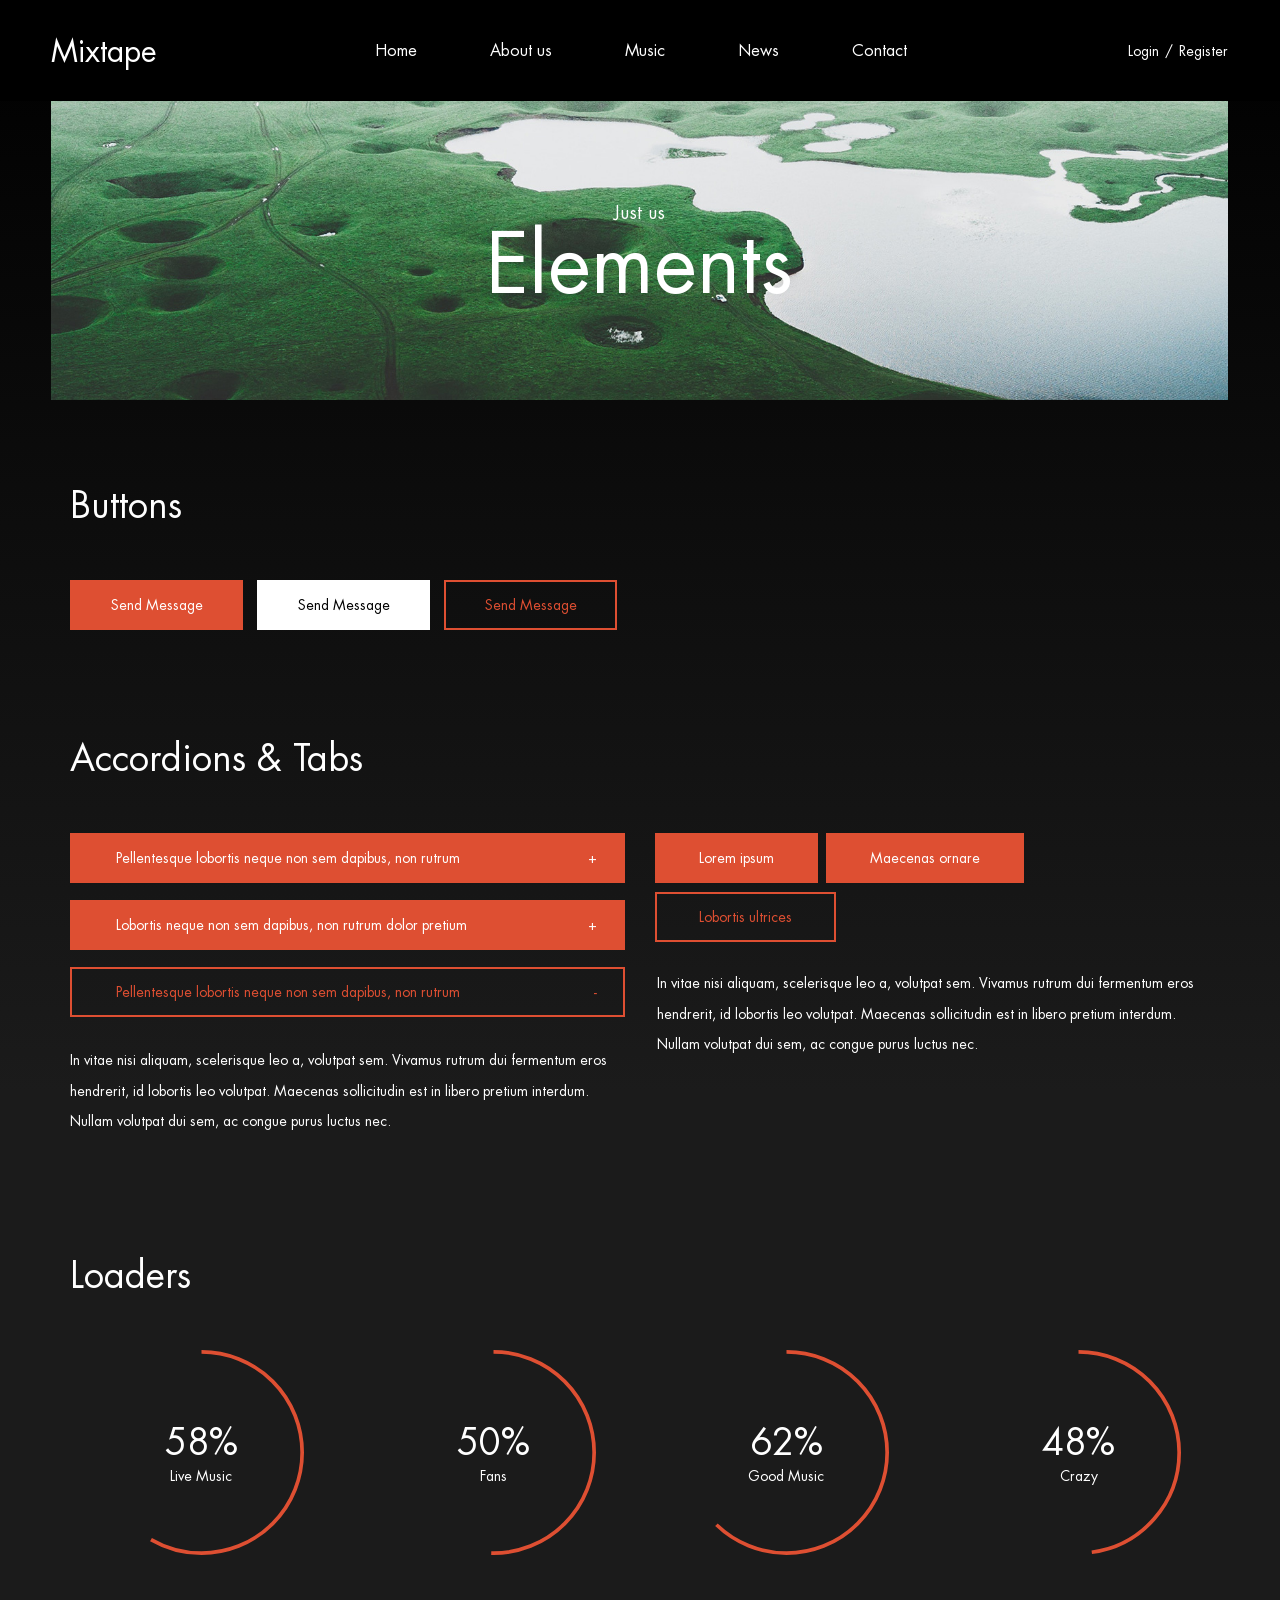
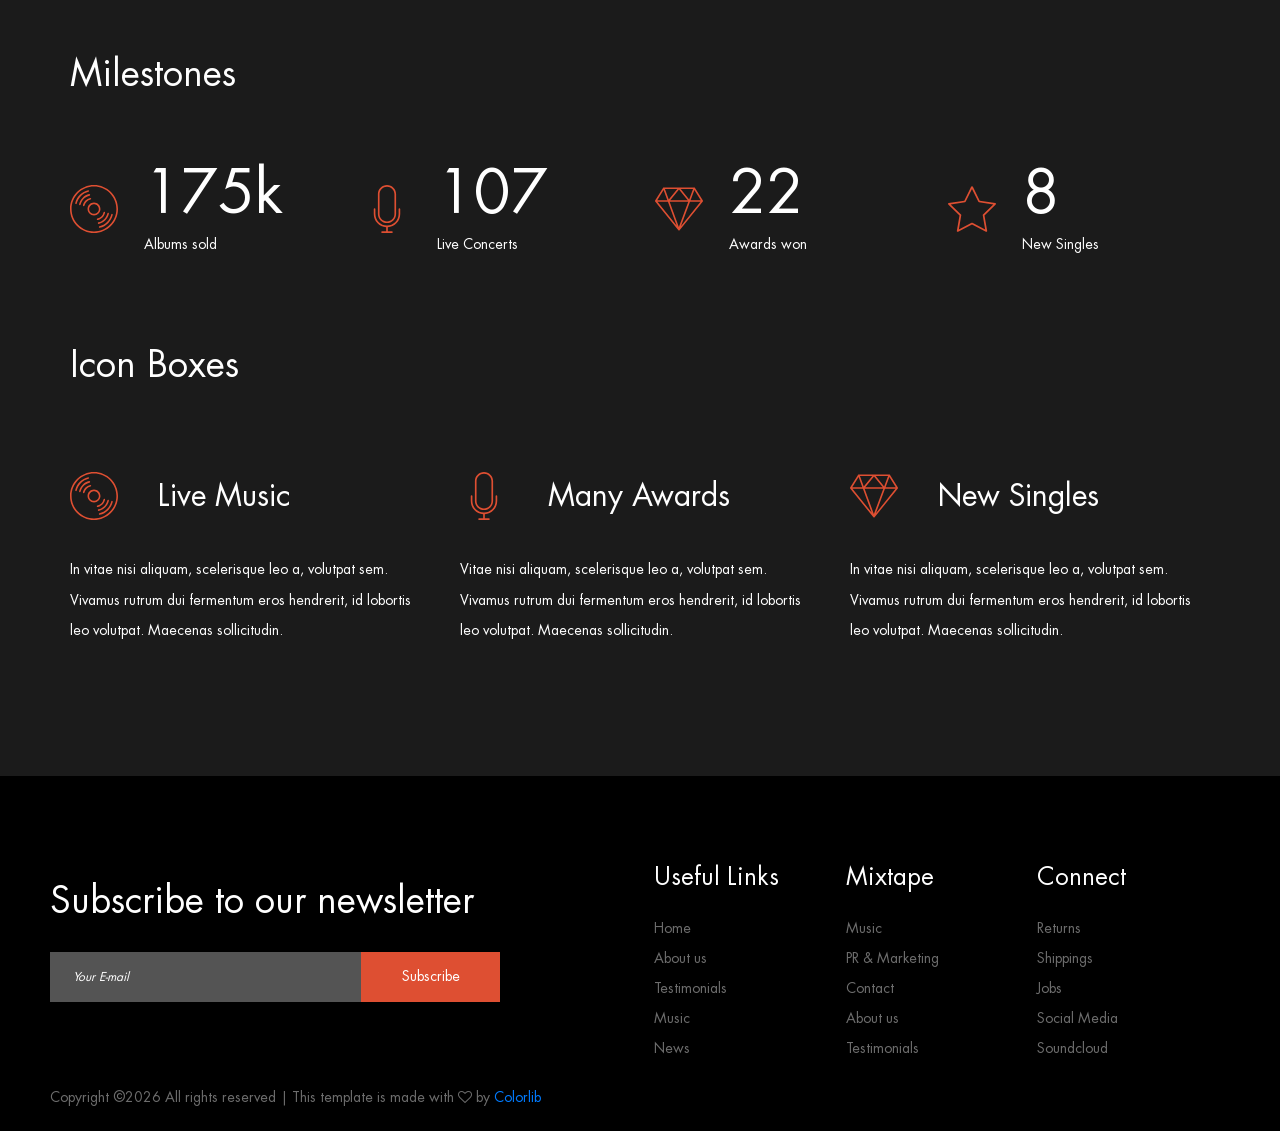
<file: mixtape-master/elements.html>
<!DOCTYPE html>
<html lang="en">
<head>
<title>Elements</title>
<meta charset="utf-8">
<meta http-equiv="X-UA-Compatible" content="IE=edge">
<meta name="description" content="Mixtape template project">
<meta name="viewport" content="width=device-width, initial-scale=1">
<link rel="stylesheet" type="text/css" href="styles/bootstrap-4.1.2/bootstrap.min.css">
<link href="plugins/font-awesome-4.7.0/css/font-awesome.min.css" rel="stylesheet" type="text/css">
<link rel="stylesheet" type="text/css" href="styles/elements.css">
<link rel="stylesheet" type="text/css" href="styles/elements_responsive.css">
</head>
<body>

<div class="super_container">
	
	<!-- Header -->
	<header class="header">
		<div class="header_content d-flex flex-row align-items-center justify-content-center">
			<div class="logo"><a href="#">Mixtape</a></div>
			<div class="log_reg">
				<ul class="d-flex flex-row align-items-start justify-content-start">
					<li><a href="#">Login</a></li>
					<li><a href="#">Register</a></li>
				</ul>
			</div>
			<nav class="main_nav">
				<ul class="d-flex flex-row align-items-start justify-content-start">
					<li><a href="index.html">Home</a></li>
					<li><a href="about.html">About us</a></li>
					<li><a href="music.html">Music</a></li>
					<li><a href="blog.html">News</a></li>
					<li><a href="contact.html">Contact</a></li>
				</ul>
			</nav>
			<div class="hamburger ml-auto">
				<div class="d-flex flex-column align-items-end justify-content-between">
					<div></div>
					<div></div>
					<div></div>
				</div>
			</div>
		</div>
	</header>

	<!-- Menu -->

	<div class="menu">
		<div>
			<div class="menu_overlay"></div>
			<div class="menu_container d-flex flex-column align-items-start justify-content-center">
				<div class="menu_log_reg">
					<ul class="d-flex flex-row align-items-start justify-content-start">
						<li><a href="#">Login</a></li>
						<li><a href="#">Register</a></li>
					</ul>
				</div>
				<nav class="menu_nav">
					<ul class="d-flex flex-column align-items-start justify-content-start">
						<li><a href="index.html">Home</a></li>
						<li><a href="about.html">About us</a></li>
						<li><a href="music.html">Music</a></li>
						<li><a href="blog.html">News</a></li>
						<li><a href="contact.html">Contact</a></li>
					</ul>
				</nav>
			</div>
		</div>
	</div>

	<!-- Home -->

	<div class="home">
		<div class="home_inner">
			<!-- Image artist: https://unsplash.com/@tanelah -->
			<div class="parallax_background parallax-window" data-parallax="scroll" data-image-src="images/elements.jpg" data-speed="0.8"></div>
			<div class="home_container">
				<div class="home_content text-center">
					<div class="home_subtitle">Just us</div>
					<div class="home_title">Elements</div>
				</div>
			</div>
		</div>
	</div>

	<!-- Elements -->

	<div class="elements">
		<div class="container">
			<div class="row">
				<div class="col">
					
					<!-- Buttons -->
					<div class="buttons">
						<div class="elements_title">Buttons</div>
						<div class="buttons_container d-flex flex-row align-items-start justify-content-start flex-wrap">
							<div class="button button_1 trans_200"><a href="#">Send Message</a></div>
							<div class="button button_2 trans_200"><a href="#">Send Message</a></div>
							<div class="button button_3 trans_200"><a href="#">Send Message</a></div>
						</div>
					</div>

					<!-- Accordions & Tabs -->
					<div class="acc_tabs">
						<div class="elements_title">Accordions & Tabs</div>
						<div class="row acc_tabs_row">
							
							<!-- Accordions -->
							<div class="col-lg-6">
								<div class="accordions">

									<!-- Accordion -->
									<div class="accordion_container">
										<div class="accordion d-flex flex-row align-items-center"><div>Pellentesque lobortis neque non sem dapibus, non rutrum</div></div>
										<div class="accordion_panel">
											<div>
												<p>In vitae nisi aliquam, scelerisque leo a, volutpat sem. Vivamus rutrum dui fermentum eros hendrerit, id lobortis leo volutpat. Maecenas sollicitudin est in libero pretium interdum. Nullam volutpat dui sem, ac congue purus luctus nec.</p>
											</div>
										</div>
									</div>
									
									<!-- Accordion -->
									<div class="accordion_container">
										<div class="accordion d-flex flex-row align-items-center"><div>Lobortis neque non sem dapibus, non rutrum dolor pretium</div></div>
										<div class="accordion_panel">
											<div>
												<p>In vitae nisi aliquam, scelerisque leo a, volutpat sem. Vivamus rutrum dui fermentum eros hendrerit, id lobortis leo volutpat. Maecenas sollicitudin est in libero pretium interdum. Nullam volutpat dui sem, ac congue purus luctus nec.</p>
											</div>
										</div>
									</div>

									<!-- Accordion -->
									<div class="accordion_container">
										<div class="accordion d-flex flex-row align-items-center active"><div>Pellentesque lobortis neque non sem dapibus, non rutrum</div></div>
										<div class="accordion_panel">
											<div>
												<p>In vitae nisi aliquam, scelerisque leo a, volutpat sem. Vivamus rutrum dui fermentum eros hendrerit, id lobortis leo volutpat. Maecenas sollicitudin est in libero pretium interdum. Nullam volutpat dui sem, ac congue purus luctus nec.</p>
											</div>
										</div>
									</div>

								</div>
							</div>

							<!-- Tabs -->
							<div class="col-lg-6 tabs_col">
								<div class="tabs">
									<div class="tabs_container">
										<div class="tabs d-flex flex-row align-items-center justify-content-start flex-wrap">
											<div class="tab">Lorem ipsum</div>
											<div class="tab">Maecenas ornare</div>
											<div class="tab active">Lobortis ultrices</div>
										</div>
										<div class="tab_panels">
											<div class="tab_panel">
												<div class="tab_panel_content">
													<div class="tab_text">
														<p>In vitae nisi aliquam, scelerisque leo a, volutpat sem. Vivamus rutrum dui fermentum eros hendrerit, id lobortis leo volutpat. Maecenas sollicitudin est in libero pretium interdum. Nullam volutpat dui sem, ac congue purus luctus nec.</p>
													</div>
												</div>
											</div>
											<div class="tab_panel">
												<div class="tab_panel_content">
													<div class="tab_text">
														<p>In vitae nisi aliquam, scelerisque leo a, volutpat sem. Vivamus rutrum dui fermentum eros hendrerit, id lobortis leo volutpat. Maecenas sollicitudin est in libero pretium interdum. Nullam volutpat dui sem, ac congue purus luctus nec.</p>
													</div>
												</div>
											</div>
											<div class="tab_panel active">
												<div class="tab_panel_content">
													<div class="tab_text">
														<p>In vitae nisi aliquam, scelerisque leo a, volutpat sem. Vivamus rutrum dui fermentum eros hendrerit, id lobortis leo volutpat. Maecenas sollicitudin est in libero pretium interdum. Nullam volutpat dui sem, ac congue purus luctus nec.</p>
													</div>
												</div>
											</div>
										</div>
									</div>
								</div>
							</div>
						</div>
					</div>

					<!-- Loaders -->
					<div class="loaders">
						<div class="elements_title">Loaders</div>
						<div class="row loaders_row">

							<!-- Loader -->
							<div class="col-xl-3 col-md-6 loader_col">
								<!-- Loader -->
								<div class="loader_container text-center">
									<div class="loader text-center" data-perc="0.90"></div>
									<div class="loader_content">
										<div class="loader_title">Live Music</div>
									</div>
								</div>
							</div>

							<!-- Loader -->
							<div class="col-xl-3 col-md-6 loader_col">
								<!-- Loader -->
								<div class="loader_container text-center">
									<div class="loader text-center" data-perc="0.80"></div>
									<div class="loader_content">
										<div class="loader_title">Fans</div>
									</div>
								</div>
							</div>

							<!-- Loader -->
							<div class="col-xl-3 col-md-6 loader_col">
								<!-- Loader -->
								<div class="loader_container text-center">
									<div class="loader text-center" data-perc="1.00"></div>
									<div class="loader_content">
										<div class="loader_title">Good Music</div>
									</div>
								</div>
							</div>

							<!-- Loader -->
							<div class="col-xl-3 col-md-6 loader_col">
								<!-- Loader -->
								<div class="loader_container text-center">
									<div class="loader text-center" data-perc="0.75"></div>
									<div class="loader_content">
										<div class="loader_title">Crazy</div>
									</div>
								</div>
							</div>

						</div>
					</div>

					<!-- Milestones -->
					<div class="milestones">
						<div class="elements_title">Milestones</div>
						<div class="row milestones_row">
					
							<!-- Milestone -->
							<div class="col-xl-3 col-md-6 milestone_col">
								<div class="milestone d-flex flex-row align-items-center justify-content-start">
									<div class="milestone_icon"><img src="images/icon_1.svg" alt="https://www.flaticon.com/authors/smashicons"></div>
									<div class="milestone_content">
										<div class="milestone_counter" data-end-value="298" data-sign-after="k">0</div>
										<div class="milestone_text">Albums sold</div>
									</div>
								</div>
							</div>

							<!-- Milestone -->
							<div class="col-xl-3 col-md-6 milestone_col">
								<div class="milestone d-flex flex-row align-items-center justify-content-start">
									<div class="milestone_icon"><img src="images/icon_2.svg" alt="https://www.flaticon.com/authors/smashicons"></div>
									<div class="milestone_content">
										<div class="milestone_counter" data-end-value="183">0</div>
										<div class="milestone_text">Live Concerts</div>
									</div>
								</div>
							</div>

							<!-- Milestone -->
							<div class="col-xl-3 col-md-6 milestone_col">
								<div class="milestone d-flex flex-row align-items-center justify-content-start">
									<div class="milestone_icon"><img src="images/icon_3.svg" alt="https://www.flaticon.com/authors/smashicons"></div>
									<div class="milestone_content">
										<div class="milestone_counter" data-end-value="37">0</div>
										<div class="milestone_text">Awards won</div>
									</div>
								</div>
							</div>

							<!-- Milestone -->
							<div class="col-xl-3 col-md-6 milestone_col">
								<div class="milestone d-flex flex-row align-items-center justify-content-start">
									<div class="milestone_icon"><img src="images/icon_4.svg" alt="https://www.flaticon.com/authors/smashicons"></div>
									<div class="milestone_content">
										<div class="milestone_counter" data-end-value="14">0</div>
										<div class="milestone_text">New Singles</div>
									</div>
								</div>
							</div>

						</div>
					</div>

					<!-- Icon Boxes -->
					<div class="icon_boxes">
						<div class="elements_title">Icon Boxes</div>
						<div class="row icon_boxes_row">
							
							<!-- Icon Box -->
							<div class="col-lg-4">
								<div class="icon_box">
									<div class="ib_title_container d-flex flex-row align-items-center justify-content-start">
										<div class="ib_icon"><img src="images/icon_1.svg" alt="https://www.flaticon.com/authors/smashicons"></div>
										<div class="ib_title">Live Music</div>
									</div>
									<div class="ib_text">
										<p>In vitae nisi aliquam, scelerisque leo a, volutpat sem. Vivamus rutrum dui fermentum eros hendrerit, id lobortis leo volutpat. Maecenas sollicitudin.</p>
									</div>
								</div>
							</div>

							<!-- Icon Box -->
							<div class="col-lg-4">
								<div class="icon_box">
									<div class="ib_title_container d-flex flex-row align-items-center justify-content-start">
										<div class="ib_icon"><img src="images/icon_2.svg" alt="https://www.flaticon.com/authors/smashicons"></div>
										<div class="ib_title">Many Awards</div>
									</div>
									<div class="ib_text">
										<p>Vitae nisi aliquam, scelerisque leo a, volutpat sem. Vivamus rutrum dui fermentum eros hendrerit, id lobortis leo volutpat. Maecenas sollicitudin.</p>
									</div>
								</div>
							</div>

							<!-- Icon Box -->
							<div class="col-lg-4">
								<div class="icon_box">
									<div class="ib_title_container d-flex flex-row align-items-center justify-content-start">
										<div class="ib_icon"><img src="images/icon_3.svg" alt="https://www.flaticon.com/authors/smashicons"></div>
										<div class="ib_title">New Singles</div>
									</div>
									<div class="ib_text">
										<p>In vitae nisi aliquam, scelerisque leo a, volutpat sem. Vivamus rutrum dui fermentum eros hendrerit, id lobortis leo volutpat. Maecenas sollicitudin.</p>
									</div>
								</div>
							</div>

						</div>
					</div>

				</div>
			</div>
		</div>
	</div>

	<!-- Footer -->

	<footer class="footer">
		<div class="footer_container d-flex flex-xl-row flex-column align-items-start justify-content-start">
			<div class="newsletter_container">
				<div class="newsletter_title"><h2>Subscribe to our newsletter</h2></div>
				<form action="#" id="newsletter_form" class="newsletter_form">
					<input type="email" class="newsletter_input" placeholder="Your E-mail" required="required">
					<button class="newsletter_button">Subscribe</button>
				</form>
			</div>
			<div class="footer_lists d-flex flex-sm-row  flex-column align-items-start justify-content-start ml-xl-auto">

				<!-- Useful Links -->
				<div class="footer_list">
					<div class="footer_list_title">Useful Links</div>
					<ul>
						<li><a href="index.html">Home</a></li>
						<li><a href="about.html">About us</a></li>
						<li><a href="#">Testimonials</a></li>
						<li><a href="#">Music</a></li>
						<li><a href="blog.html">News</a></li>
					</ul>
				</div>

				<!-- Mixtape -->
				<div class="footer_list">
					<div class="footer_list_title">Mixtape</div>
					<ul>
						<li><a href="#">Music</a></li>
						<li><a href="#">PR & Marketing</a></li>
						<li><a href="#">Contact</a></li>
						<li><a href="#">About us</a></li>
						<li><a href="#">Testimonials</a></li>
					</ul>
				</div>

				<!-- Connect -->
				<div class="footer_list">
					<div class="footer_list_title">Connect</div>
					<ul>
						<li><a href="#">Returns</a></li>
						<li><a href="#">Shippings</a></li>
						<li><a href="#">Jobs</a></li>
						<li><a href="#">Social Media</a></li>
						<li><a href="#">Soundcloud</a></li>
					</ul>
				</div>

			</div>
		</div>
		<div class="copyright_bar">
			<span><!-- Link back to Colorlib can't be removed. Template is licensed under CC BY 3.0. -->
Copyright &copy;<script>document.write(new Date().getFullYear());</script> All rights reserved | This template is made with <i class="fa fa-heart-o" aria-hidden="true"></i> by <a href="https://colorlib.com" target="_blank">Colorlib</a>
<!-- Link back to Colorlib can't be removed. Template is licensed under CC BY 3.0. -->
</span>
		</div>
	</footer>
</div>

<script src="js/jquery-3.2.1.min.js"></script>
<script src="styles/bootstrap-4.1.2/popper.js"></script>
<script src="styles/bootstrap-4.1.2/bootstrap.min.js"></script>
<script src="plugins/greensock/TweenMax.min.js"></script>
<script src="plugins/greensock/TimelineMax.min.js"></script>
<script src="plugins/scrollmagic/ScrollMagic.min.js"></script>
<script src="plugins/greensock/animation.gsap.min.js"></script>
<script src="plugins/greensock/ScrollToPlugin.min.js"></script>
<script src="plugins/OwlCarousel2-2.2.1/owl.carousel.js"></script>
<script src="plugins/easing/easing.js"></script>
<script src="plugins/progressbar/progressbar.min.js"></script>
<script src="plugins/parallax-js-master/parallax.min.js"></script>
<script src="js/elements.js"></script>
</body>
</html>
</file>
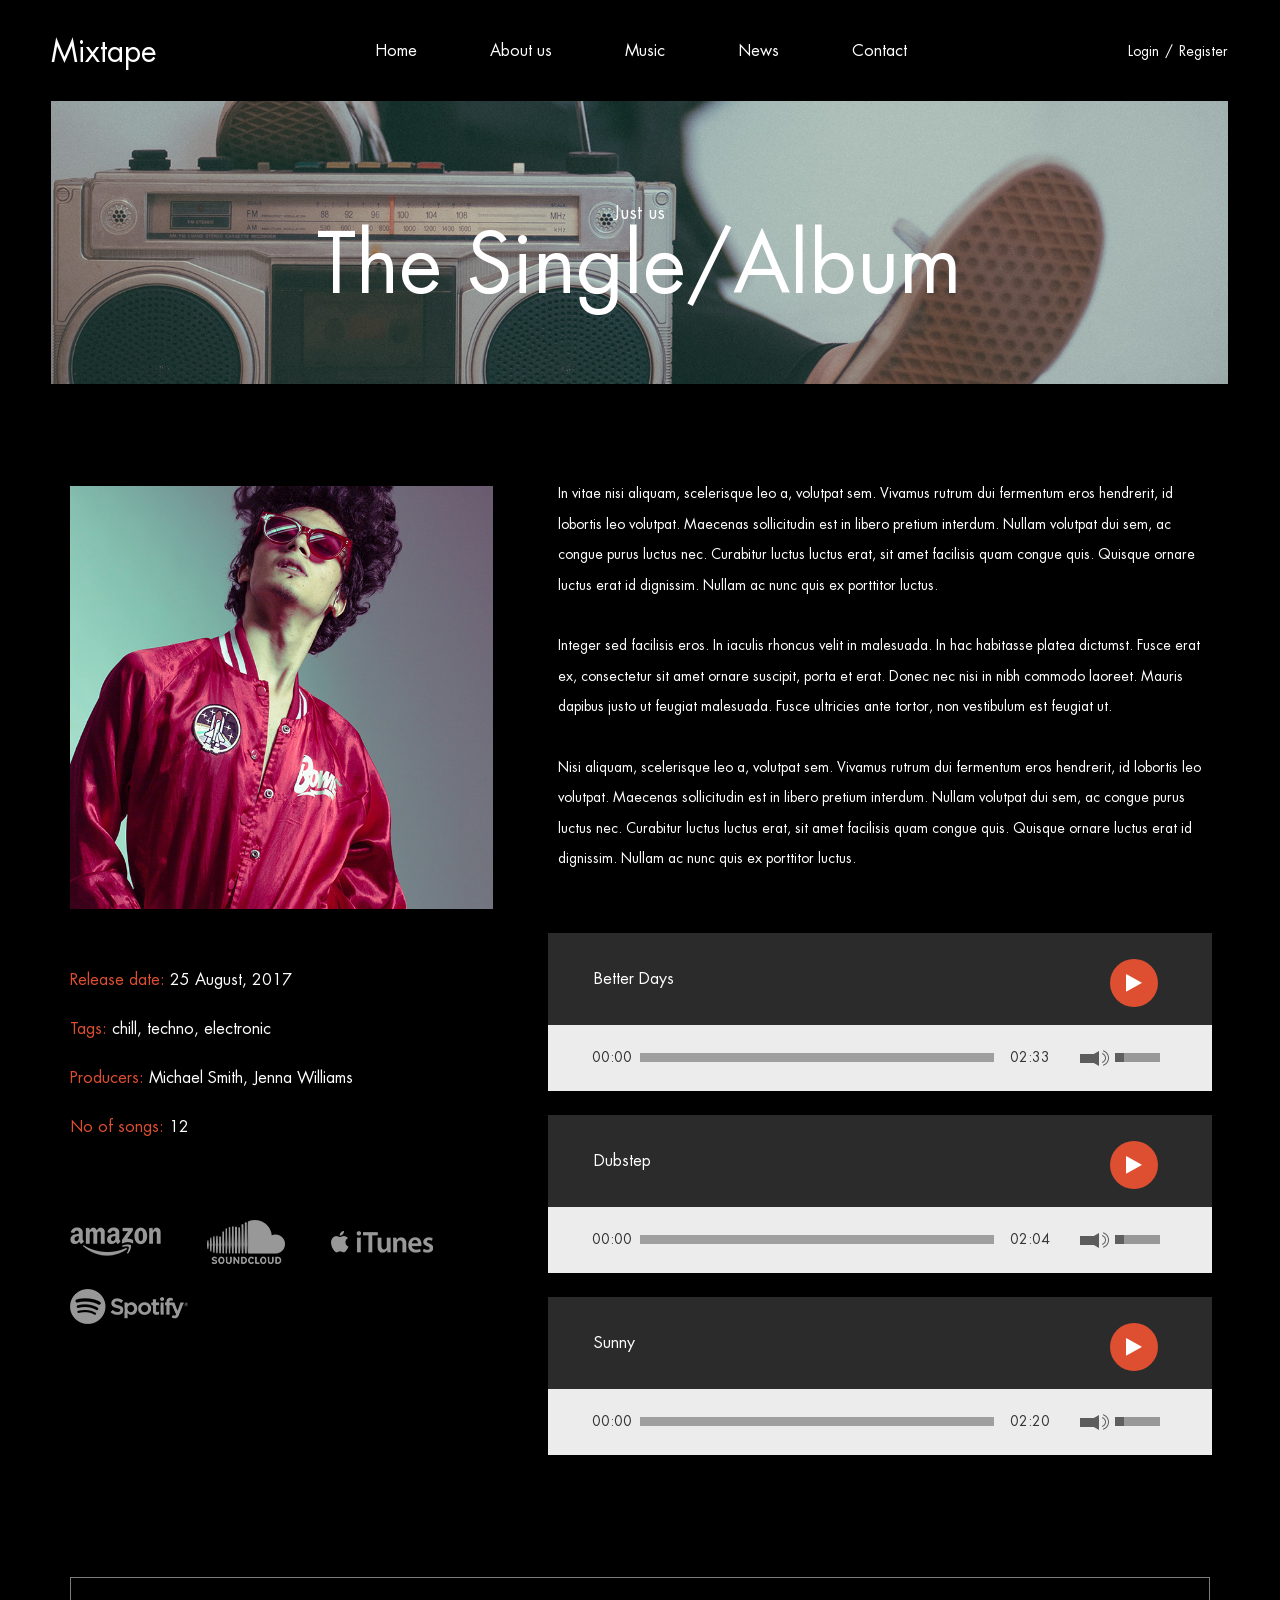
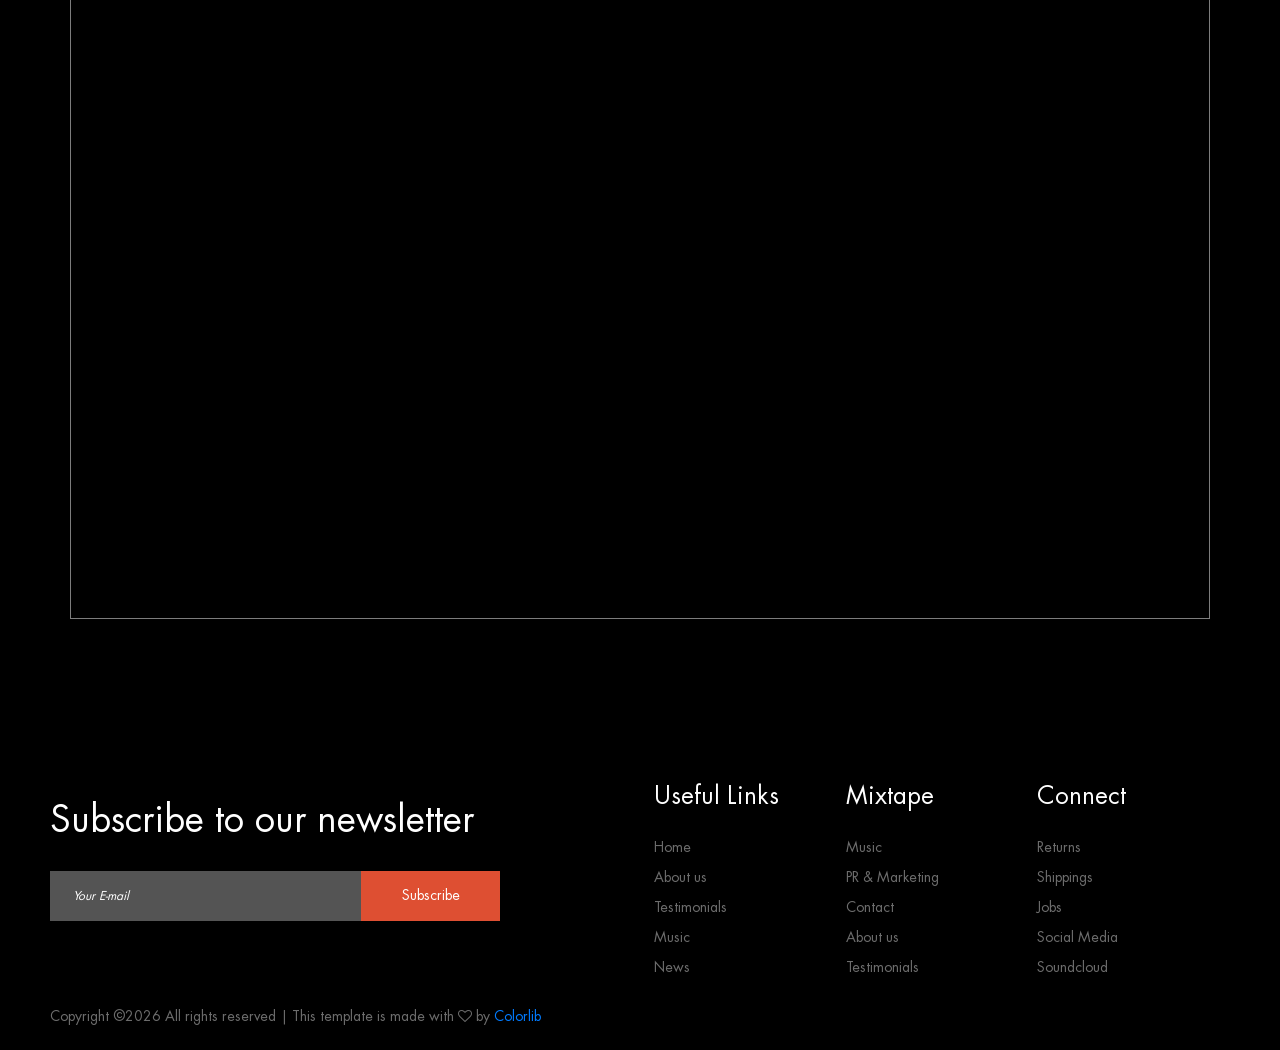
<file: mixtape-master/single.html>
<!DOCTYPE html>
<html lang="en">
<head>
<title>Single Album</title>
<meta charset="utf-8">
<meta http-equiv="X-UA-Compatible" content="IE=edge">
<meta name="description" content="Mixtape template project">
<meta name="viewport" content="width=device-width, initial-scale=1">
<link rel="stylesheet" type="text/css" href="styles/bootstrap-4.1.2/bootstrap.min.css">
<link href="plugins/font-awesome-4.7.0/css/font-awesome.min.css" rel="stylesheet" type="text/css">
<link rel="stylesheet" type="text/css" href="plugins/OwlCarousel2-2.2.1/owl.carousel.css">
<link rel="stylesheet" type="text/css" href="plugins/OwlCarousel2-2.2.1/owl.theme.default.css">
<link rel="stylesheet" type="text/css" href="plugins/OwlCarousel2-2.2.1/animate.css">
<link rel="stylesheet" type="text/css" href="styles/single.css">
<link rel="stylesheet" type="text/css" href="styles/single_responsive.css">
</head>
<body>

<div class="super_container">
	
	<!-- Header -->
	<header class="header">
		<div class="header_content d-flex flex-row align-items-center justify-content-center">
			<div class="logo"><a href="#">Mixtape</a></div>
			<div class="log_reg">
				<ul class="d-flex flex-row align-items-start justify-content-start">
					<li><a href="#">Login</a></li>
					<li><a href="#">Register</a></li>
				</ul>
			</div>
			<nav class="main_nav">
				<ul class="d-flex flex-row align-items-start justify-content-start">
					<li><a href="index.html">Home</a></li>
					<li><a href="about.html">About us</a></li>
					<li><a href="music.html">Music</a></li>
					<li><a href="blog.html">News</a></li>
					<li><a href="contact.html">Contact</a></li>
				</ul>
			</nav>
			<div class="hamburger ml-auto">
				<div class="d-flex flex-column align-items-end justify-content-between">
					<div></div>
					<div></div>
					<div></div>
				</div>
			</div>
		</div>
	</header>

	<!-- Menu -->

	<div class="menu">
		<div>
			<div class="menu_overlay"></div>
			<div class="menu_container d-flex flex-column align-items-start justify-content-center">
				<div class="menu_log_reg">
					<ul class="d-flex flex-row align-items-start justify-content-start">
						<li><a href="#">Login</a></li>
						<li><a href="#">Register</a></li>
					</ul>
				</div>
				<nav class="menu_nav">
					<ul class="d-flex flex-column align-items-start justify-content-start">
						<li><a href="index.html">Home</a></li>
						<li><a href="about.html">About us</a></li>
						<li><a href="music.html">Music</a></li>
						<li><a href="blog.html">News</a></li>
						<li><a href="contact.html">Contact</a></li>
					</ul>
				</nav>
			</div>
		</div>
	</div>

	<!-- Home -->

	<div class="home">
		<div class="home_inner">
			<!-- Image artist: https://unsplash.com/@yoannboyer -->
			<div class="parallax_background parallax-window" data-parallax="scroll" data-image-src="images/single.jpg" data-speed="0.8"></div>
			<div class="home_container">
				<div class="home_content text-center">
					<div class="home_subtitle">Just us</div>
					<div class="home_title">The Single/Album</div>
				</div>
			</div>
		</div>
	</div>

	<!-- Single -->

	<div class="single">
		<div class="container">
			<div class="row">
				
				<!-- Single Info -->
				<div class="col-lg-5">
					<div class="single_info">
						<div class="single_image"><img src="images/single_image.jpg" alt=""></div>
						<div class="single_info_list">
							<ul>
								<li><span>Release date: </span>25 August, 2017</li>
								<li><span>Tags: </span>chill, techno, electronic</li>
								<li><span>Producers: </span>Michael Smith, Jenna Williams</li>
								<li><span>No of songs: </span>12</li>
							</ul>
						</div>
						<div class="logo_list d-flex flex-row align-items-center justify-content-start flex-wrap">
							<div><a href="#"><img src="images/logo_1.png" alt=""></a></div>
							<div><a href="#"><img src="images/logo_2.png" alt=""></a></div>
							<div><a href="#"><img src="images/logo_3.png" alt=""></a></div>
							<div><a href="#"><img src="images/logo_4.png" alt=""></a></div>
						</div>
					</div>
				</div>

				<!-- Single Content -->
				<div class="col-lg-7 single_content_col">
					<div class="single_content">
						<div class="single_text">
							<p> In vitae nisi aliquam, scelerisque leo a, volutpat sem. Vivamus rutrum dui fermentum eros hendrerit, id lobortis leo volutpat. Maecenas sollicitudin est in libero pretium interdum. Nullam volutpat dui sem, ac congue purus luctus nec. Curabitur luctus luctus erat, sit amet facilisis quam congue quis. Quisque ornare luctus erat id dignissim. Nullam ac nunc quis ex porttitor luctus.</p>
							<p>Integer sed facilisis eros. In iaculis rhoncus velit in malesuada. In hac habitasse platea dictumst. Fusce erat ex, consectetur sit amet ornare suscipit, porta et erat. Donec nec nisi in nibh commodo laoreet. Mauris dapibus justo ut feugiat malesuada. Fusce ultricies ante tortor, non vestibulum est feugiat ut.</p>
							<p>Nisi aliquam, scelerisque leo a, volutpat sem. Vivamus rutrum dui fermentum eros hendrerit, id lobortis leo volutpat. Maecenas sollicitudin est in libero pretium interdum. Nullam volutpat dui sem, ac congue purus luctus nec. Curabitur luctus luctus erat, sit amet facilisis quam congue quis. Quisque ornare luctus erat id dignissim. Nullam ac nunc quis ex porttitor luctus.</p>
						</div>
						<div class="single_players">
							
							<!-- Single Player -->
							<div class="single_player_container d-flex flex-column align-items-start justify-content-center">
								<div class="single_player">
									<div id="jplayer_1" class="jp-jplayer"></div>
									<div id="jp_container_1" class="jp-audio" role="application" aria-label="media player">
										<div class="jp-type-single">
											<div class="player_details d-flex flex-row align-items-center justify-content-start">
												<div class="jp-details">
													<div>playing</div>
													<div class="jp-title" aria-label="title">&nbsp;</div>
												</div>
												<div class="jp-controls-holder ml-auto">
													<button class="jp-play" tabindex="0"></button>
												</div>
											</div>
											<div class="player_controls">
												<div class="jp-gui jp-interface d-flex flex-row align-items-center justify-content-start">
													<div class="jp-controls-holder time_controls d-flex flex-row align-items-center justify-content-start">
														<div><div class="jp-current-time" role="timer" aria-label="time">&nbsp;</div></div>
														<div class="jp-progress">
															<div class="jp-seek-bar">
																<div class="jp-play-bar"></div>
															</div>
														</div>
														<div><div class="jp-duration ml-auto" role="timer" aria-label="duration">&nbsp;</div></div>
													</div>
													<div class="jp-volume-controls d-flex flex-row align-items-center justify-content-start ml-auto">
														<button class="jp-mute" tabindex="0"></button>
														<div class="jp-volume-bar">
															<div class="jp-volume-bar-value"></div>
														</div>
													</div>
												</div>
											</div>
											<div class="jp-no-solution">
												<span>Update Required</span>
												To play the media you will need to either update your browser to a recent version or update your <a href="http://get.adobe.com/flashplayer/" target="_blank">Flash plugin</a>
											</div>
										</div>
									</div>

								</div>
							</div>

							<!-- Single Player -->
							<div class="single_player_container d-flex flex-column align-items-start justify-content-center">
								<div class="single_player">
									<div id="jplayer_2" class="jp-jplayer"></div>
									<div id="jp_container_2" class="jp-audio" role="application" aria-label="media player">
										<div class="jp-type-single">
											<div class="player_details d-flex flex-row align-items-center justify-content-start">
												<div class="jp-details">
													<div>playing</div>
													<div class="jp-title" aria-label="title">&nbsp;</div>
												</div>
												<div class="jp-controls-holder ml-auto">
													<button class="jp-play" tabindex="0"></button>
												</div>
											</div>
											<div class="player_controls">
												<div class="jp-gui jp-interface d-flex flex-row align-items-center justify-content-start">
													<div class="jp-controls-holder time_controls d-flex flex-row align-items-center justify-content-start">
														<div><div class="jp-current-time" role="timer" aria-label="time">&nbsp;</div></div>
														<div class="jp-progress">
															<div class="jp-seek-bar">
																<div class="jp-play-bar"></div>
															</div>
														</div>
														<div><div class="jp-duration ml-auto" role="timer" aria-label="duration">&nbsp;</div></div>
													</div>
													<div class="jp-volume-controls d-flex flex-row align-items-center justify-content-start ml-auto">
														<button class="jp-mute" tabindex="0"></button>
														<div class="jp-volume-bar">
															<div class="jp-volume-bar-value"></div>
														</div>
													</div>
												</div>
											</div>
											<div class="jp-no-solution">
												<span>Update Required</span>
												To play the media you will need to either update your browser to a recent version or update your <a href="http://get.adobe.com/flashplayer/" target="_blank">Flash plugin</a>
											</div>
										</div>
									</div>

								</div>
							</div>

							<!-- Single Player -->
							<div class="single_player_container d-flex flex-column align-items-start justify-content-center">
								<div class="single_player">
									<div id="jplayer_3" class="jp-jplayer"></div>
									<div id="jp_container_3" class="jp-audio" role="application" aria-label="media player">
										<div class="jp-type-single">
											<div class="player_details d-flex flex-row align-items-center justify-content-start">
												<div class="jp-details">
													<div>playing</div>
													<div class="jp-title" aria-label="title">&nbsp;</div>
												</div>
												<div class="jp-controls-holder ml-auto">
													<button class="jp-play" tabindex="0"></button>
												</div>
											</div>
											<div class="player_controls">
												<div class="jp-gui jp-interface d-flex flex-row align-items-center justify-content-start">
													<div class="jp-controls-holder time_controls d-flex flex-row align-items-center justify-content-start">
														<div><div class="jp-current-time" role="timer" aria-label="time">&nbsp;</div></div>
														<div class="jp-progress">
															<div class="jp-seek-bar">
																<div class="jp-play-bar"></div>
															</div>
														</div>
														<div><div class="jp-duration ml-auto" role="timer" aria-label="duration">&nbsp;</div></div>
													</div>
													<div class="jp-volume-controls d-flex flex-row align-items-center justify-content-start ml-auto">
														<button class="jp-mute" tabindex="0"></button>
														<div class="jp-volume-bar">
															<div class="jp-volume-bar-value"></div>
														</div>
													</div>
												</div>
											</div>
											<div class="jp-no-solution">
												<span>Update Required</span>
												To play the media you will need to either update your browser to a recent version or update your <a href="http://get.adobe.com/flashplayer/" target="_blank">Flash plugin</a>
											</div>
										</div>
									</div>

								</div>
							</div>

						</div>
					</div>
				</div>

			</div>
		</div>
	</div>

	<!-- Video -->

	<div class="video">
		<div class="container">
			<div class="row">
				<div class="col">
					<div class="video_container">
						<iframe width="560" height="315" src="https://www.youtube.com/embed/OsKLytDnKGA?rel=0&amp;showinfo=0" frameborder="0" allow="autoplay; encrypted-media" allowfullscreen></iframe>
					</div>
				</div>
			</div>
		</div>
	</div>

	<!-- Footer -->

	<footer class="footer">
		<div class="footer_container d-flex flex-xl-row flex-column align-items-start justify-content-start">
			<div class="newsletter_container">
				<div class="newsletter_title"><h2>Subscribe to our newsletter</h2></div>
				<form action="#" id="newsletter_form" class="newsletter_form">
					<input type="email" class="newsletter_input" placeholder="Your E-mail" required="required">
					<button class="newsletter_button">Subscribe</button>
				</form>
			</div>
			<div class="footer_lists d-flex flex-sm-row  flex-column align-items-start justify-content-start ml-xl-auto">

				<!-- Useful Links -->
				<div class="footer_list">
					<div class="footer_list_title">Useful Links</div>
					<ul>
						<li><a href="index.html">Home</a></li>
						<li><a href="about.html">About us</a></li>
						<li><a href="#">Testimonials</a></li>
						<li><a href="#">Music</a></li>
						<li><a href="blog.html">News</a></li>
					</ul>
				</div>

				<!-- Mixtape -->
				<div class="footer_list">
					<div class="footer_list_title">Mixtape</div>
					<ul>
						<li><a href="#">Music</a></li>
						<li><a href="#">PR & Marketing</a></li>
						<li><a href="#">Contact</a></li>
						<li><a href="#">About us</a></li>
						<li><a href="#">Testimonials</a></li>
					</ul>
				</div>

				<!-- Connect -->
				<div class="footer_list">
					<div class="footer_list_title">Connect</div>
					<ul>
						<li><a href="#">Returns</a></li>
						<li><a href="#">Shippings</a></li>
						<li><a href="#">Jobs</a></li>
						<li><a href="#">Social Media</a></li>
						<li><a href="#">Soundcloud</a></li>
					</ul>
				</div>

			</div>
		</div>
		<div class="copyright_bar">
			<span><!-- Link back to Colorlib can't be removed. Template is licensed under CC BY 3.0. -->
Copyright &copy;<script>document.write(new Date().getFullYear());</script> All rights reserved | This template is made with <i class="fa fa-heart-o" aria-hidden="true"></i> by <a href="https://colorlib.com" target="_blank">Colorlib</a>
<!-- Link back to Colorlib can't be removed. Template is licensed under CC BY 3.0. -->
</span>
		</div>
	</footer>
</div>

<script src="js/jquery-3.2.1.min.js"></script>
<script src="styles/bootstrap-4.1.2/popper.js"></script>
<script src="styles/bootstrap-4.1.2/bootstrap.min.js"></script>
<script src="plugins/greensock/TweenMax.min.js"></script>
<script src="plugins/greensock/TimelineMax.min.js"></script>
<script src="plugins/scrollmagic/ScrollMagic.min.js"></script>
<script src="plugins/greensock/animation.gsap.min.js"></script>
<script src="plugins/greensock/ScrollToPlugin.min.js"></script>
<script src="plugins/OwlCarousel2-2.2.1/owl.carousel.js"></script>
<script src="plugins/easing/easing.js"></script>
<script src="plugins/progressbar/progressbar.min.js"></script>
<script src="plugins/parallax-js-master/parallax.min.js"></script>
<script src="plugins/jPlayer/jquery.jplayer.min.js"></script>
<script src="plugins/jPlayer/jplayer.playlist.min.js"></script>
<script src="plugins/fit-vids/jquery.fitvids.js"></script>
<script src="js/single.js"></script>
</body>
</html>
</file>
<file: mixtape-master/styles/landing.css>
@font-face {
  font-family: "Futura";
  src: url("../fonts/FuturaLT-Book.ttf") format("truetype");
  font-display: swap;
}

@font-face {
  font-family: "Futura";
  src: url("../fonts/FuturaLT-Bold.ttf") format("truetype");
  font-weight: 700;
  font-display: swap;
}

:root {
  --bg: #f5efe6;
  --ink: #1d1b1a;
  --ink-soft: #5f5a55;
  --accent: #bb3e1d;
  --accent-2: #2f7f76;
  --panel: rgba(255, 255, 255, 0.78);
  --line: rgba(29, 27, 26, 0.14);
}

* {
  box-sizing: border-box;
}

html,
body {
  margin: 0;
  padding: 0;
}

body {
  font-family: "Futura", "Trebuchet MS", sans-serif;
  color: var(--ink);
  background:
    radial-gradient(circle at 80% 10%, rgba(47, 127, 118, 0.18), transparent 42%),
    radial-gradient(circle at 6% 30%, rgba(187, 62, 29, 0.16), transparent 32%),
    linear-gradient(180deg, #fffdf9 0%, #f5efe6 65%, #efe3d3 100%);
}

a {
  color: inherit;
}

.site-wrap {
  width: min(1200px, calc(100% - 40px));
  margin: 0 auto;
}

.topbar {
  position: sticky;
  top: 0;
  z-index: 40;
  backdrop-filter: blur(10px);
  background: rgba(245, 239, 230, 0.7);
  border-bottom: 1px solid var(--line);
}

.topbar .site-wrap {
  display: flex;
  align-items: center;
  justify-content: space-between;
  gap: 16px;
  padding: 14px 0;
}

.brand {
  display: inline-flex;
  align-items: center;
  gap: 10px;
  text-decoration: none;
  letter-spacing: 0.03em;
}

.brand-mark {
  width: 36px;
  height: 36px;
  border-radius: 50%;
  display: grid;
  place-items: center;
  color: #fff;
  background: linear-gradient(135deg, var(--accent), #d8742c);
  font-weight: 700;
}

.brand-name {
  font-size: 18px;
  font-weight: 700;
}

.brand-name span {
  color: var(--accent);
}

.top-actions {
  display: flex;
  gap: 10px;
}

.btn {
  border: 1px solid var(--line);
  border-radius: 999px;
  padding: 10px 16px;
  text-decoration: none;
  font-weight: 700;
  transition: transform 150ms ease, box-shadow 150ms ease;
}

.btn:hover {
  transform: translateY(-1px);
}

.btn-main {
  color: #fff;
  background: linear-gradient(120deg, var(--accent), #d26a1f);
  box-shadow: 0 10px 24px rgba(187, 62, 29, 0.25);
}

.btn-sub {
  background: rgba(255, 255, 255, 0.7);
}

.hero {
  padding: 52px 0 30px;
}

.hero-grid {
  display: grid;
  grid-template-columns: 1.15fr 1fr;
  gap: 28px;
  align-items: center;
}

.kicker {
  display: inline-block;
  font-size: 12px;
  letter-spacing: 0.16em;
  text-transform: uppercase;
  color: var(--accent);
  font-weight: 700;
  margin-bottom: 12px;
}

.hero h1 {
  margin: 0;
  font-size: clamp(38px, 7vw, 72px);
  line-height: 0.98;
  letter-spacing: 0.01em;
}

.hero p {
  margin: 18px 0 26px;
  max-width: 560px;
  color: var(--ink-soft);
  font-size: 18px;
  line-height: 1.55;
}

.hero-card {
  position: relative;
  min-height: 460px;
  border-radius: 28px;
  overflow: hidden;
  border: 1px solid var(--line);
  box-shadow: 0 24px 54px rgba(20, 17, 14, 0.18);
}

.hero-track {
  position: absolute;
  inset: 0;
}

.hero-card::after {
  content: "";
  position: absolute;
  inset: 0;
  z-index: 1;
  background: linear-gradient(180deg, rgba(20, 16, 14, 0.15) 20%, rgba(20, 16, 14, 0.55) 100%);
}

.hero-slide {
  position: absolute;
  inset: 0;
  width: 100%;
  height: 100%;
  object-fit: cover;
  opacity: 0;
  transform: scale(1.015);
  transition: opacity 520ms ease, transform 520ms ease;
}

.hero-slide.is-active {
  opacity: 1;
  transform: scale(1);
}

.hero-note {
  position: absolute;
  left: 16px;
  bottom: 20px;
  z-index: 3;
  color: #fff;
  background: rgba(0, 0, 0, 0.38);
  border: 1px solid rgba(255, 255, 255, 0.22);
  padding: 10px 12px;
  border-radius: 12px;
  font-size: 13px;
}

.hero-dots {
  position: absolute;
  left: 50%;
  bottom: 18px;
  z-index: 3;
  transform: translateX(-50%);
  display: inline-flex;
  align-items: center;
  gap: 7px;
  padding: 7px 10px;
  border-radius: 999px;
  background: rgba(255, 255, 255, 0.34);
  border: 1px solid rgba(255, 255, 255, 0.36);
}

.hero-dot {
  width: 9px;
  height: 9px;
  border-radius: 50%;
  border: 0;
  padding: 0;
  margin: 0;
  background: rgba(255, 255, 255, 0.56);
  cursor: pointer;
  transition: transform 180ms ease, background-color 180ms ease;
}

.hero-dot:hover {
  transform: scale(1.12);
}

.hero-dot.is-active {
  background: #fff;
  transform: scale(1.16);
}

.stats {
  padding: 16px 0 24px;
}

.stats-grid {
  display: grid;
  grid-template-columns: repeat(4, minmax(0, 1fr));
  gap: 12px;
}

.stat {
  border: 1px solid var(--line);
  border-radius: 16px;
  background: var(--panel);
  padding: 15px 16px;
}

.stat strong {
  display: block;
  font-size: 26px;
  color: var(--accent);
}

.stat span {
  font-size: 13px;
  color: var(--ink-soft);
}

.gallery {
  padding: 18px 0 60px;
}

.gallery-head {
  display: flex;
  justify-content: space-between;
  gap: 16px;
  align-items: end;
  margin-bottom: 14px;
}

.gallery-head h2 {
  margin: 0;
  font-size: clamp(26px, 3.2vw, 42px);
}

.gallery-head p {
  margin: 0;
  max-width: 440px;
  color: var(--ink-soft);
}

.gallery-grid {
  display: grid;
  grid-template-columns: repeat(12, 1fr);
  grid-auto-rows: 78px;
  gap: 10px;
}

.tile {
  position: relative;
  overflow: hidden;
  border-radius: 16px;
  border: 1px solid var(--line);
}

.tile img {
  width: 100%;
  height: 100%;
  object-fit: cover;
  transition: transform 380ms ease;
}

.tile:hover img {
  transform: scale(1.06);
}

.tile-1 { grid-column: span 3; grid-row: span 3; }
.tile-2 { grid-column: span 4; grid-row: span 4; }
.tile-3 { grid-column: span 5; grid-row: span 3; }
.tile-4 { grid-column: span 5; grid-row: span 4; }
.tile-5 { grid-column: span 3; grid-row: span 3; }
.tile-6 { grid-column: span 4; grid-row: span 3; }
.tile-7 { grid-column: span 4; grid-row: span 4; }
.tile-8 { grid-column: span 4; grid-row: span 3; }
.tile-9 { grid-column: span 4; grid-row: span 3; }

.cta {
  margin: 20px 0 70px;
}

.cta-box {
  border: 1px solid var(--line);
  border-radius: 24px;
  background: linear-gradient(120deg, rgba(47, 127, 118, 0.12), rgba(187, 62, 29, 0.14));
  padding: 28px;
  display: flex;
  justify-content: space-between;
  align-items: center;
  gap: 16px;
}

.cta-box h3 {
  margin: 0 0 8px;
  font-size: clamp(24px, 3.2vw, 36px);
}

.cta-box p {
  margin: 0;
  color: var(--ink-soft);
}

.footer {
  border-top: 1px solid var(--line);
  padding: 24px 0 40px;
  color: var(--ink-soft);
  font-size: 13px;
}

@media (max-width: 1024px) {
  .hero-grid {
    grid-template-columns: 1fr;
  }

  .hero-card {
    min-height: 360px;
  }

  .stats-grid {
    grid-template-columns: repeat(2, minmax(0, 1fr));
  }

  .gallery-grid {
    grid-template-columns: repeat(6, 1fr);
    grid-auto-rows: 96px;
  }

  .tile-1, .tile-2, .tile-3, .tile-4, .tile-5, .tile-6, .tile-7, .tile-8, .tile-9 {
    grid-column: span 3;
    grid-row: span 2;
  }
}

@media (max-width: 680px) {
  .site-wrap {
    width: calc(100% - 24px);
  }

  .topbar .site-wrap {
    flex-wrap: wrap;
    justify-content: center;
  }

  .hero {
    padding-top: 30px;
  }

  .hero p {
    font-size: 16px;
  }

  .hero-card {
    width: 100%;
    min-height: 320px;
  }

  .hero-note {
    left: 12px;
    bottom: 50px;
    max-width: calc(100% - 24px);
  }

  .hero-dots {
    bottom: 12px;
  }

  .gallery-head {
    flex-direction: column;
    align-items: flex-start;
  }

  .gallery-grid {
    grid-template-columns: repeat(2, 1fr);
    grid-auto-rows: 130px;
  }

  .tile-1, .tile-2, .tile-3, .tile-4, .tile-5, .tile-6, .tile-7, .tile-8, .tile-9 {
    grid-column: span 1;
    grid-row: span 1;
  }

  .cta-box {
    flex-direction: column;
    align-items: flex-start;
  }
}
</file>
<file: mixtape-master/styles/about.css>
@charset "utf-8";
/* CSS Document */

/******************************

[Table of Contents]

1. Fonts
2. Body and some general stuff
3. Header
4. Menu
5. Home
6. Discs
7. Artist
8. Milestones
9. Footer


******************************/

/***********
1. Fonts
***********/

@font-face
{
	font-family: 'Futura';
	src: url('../fonts/FuturaLT-Book.ttf')  format('truetype');
}
@font-face
{
	font-family: 'Futura_Bold';
	src: url('../fonts/FuturaLT-Bold.ttf')  format('truetype');
}

/*********************************
2. Body and some general stuff
*********************************/

*
{
	margin: 0;
	padding: 0;
	-webkit-font-smoothing: antialiased;
	-webkit-text-shadow: rgba(0,0,0,.01) 0 0 1px;
	text-shadow: rgba(0,0,0,.01) 0 0 1px;
}
body
{
	font-family: 'Futura', sans-serif;
	font-size: 14px;
	font-weight: 400;
	background: #000000;
	color: #FFFFFF;
}
div
{
	display: block;
	position: relative;
	-webkit-box-sizing: border-box;
    -moz-box-sizing: border-box;
    box-sizing: border-box;
}
ul
{
	list-style: none;
	margin-bottom: 0px;
}
p
{
	font-family: 'Futura', sans-serif;
	font-size: 14px;
	line-height: 2.18;
	font-weight: 400;
	color: #FFFFFF;
	-webkit-font-smoothing: antialiased;
	-webkit-text-shadow: rgba(0,0,0,.01) 0 0 1px;
	text-shadow: rgba(0,0,0,.01) 0 0 1px;
}
p a
{
	display: inline;
	position: relative;
	color: inherit;
	border-bottom: solid 1px #ffa07f;
	-webkit-transition: all 200ms ease;
	-moz-transition: all 200ms ease;
	-ms-transition: all 200ms ease;
	-o-transition: all 200ms ease;
	transition: all 200ms ease;
}
p:last-of-type
{
	margin-bottom: 0;
}
a
{
	-webkit-transition: all 200ms ease;
	-moz-transition: all 200ms ease;
	-ms-transition: all 200ms ease;
	-o-transition: all 200ms ease;
	transition: all 200ms ease;
}
a, a:hover, a:visited, a:active, a:link
{
	text-decoration: none;
	-webkit-font-smoothing: antialiased;
	-webkit-text-shadow: rgba(0,0,0,.01) 0 0 1px;
	text-shadow: rgba(0,0,0,.01) 0 0 1px;
}
p a:active
{
	position: relative;
	color: #FF6347;
}
p a:hover
{
	color: #FFFFFF;
	background: #ffa07f;
}
p a:hover::after
{
	opacity: 0.2;
}
::selection
{
	background: rgba(255,255,255,0.07);
}
p::selection
{
	
}
h1{font-size: 48px;}
h2{font-size: 36px;}
h3{font-size: 24px;}
h4{font-size: 18px;}
h5{font-size: 14px;}
h1, h2, h3, h4, h5, h6
{
	font-family: 'Futura', sans-serif;
	-webkit-font-smoothing: antialiased;
	-webkit-text-shadow: rgba(0,0,0,.01) 0 0 1px;
	text-shadow: rgba(0,0,0,.01) 0 0 1px;
	line-height: 1.2;
}
h1::selection, 
h2::selection, 
h3::selection, 
h4::selection, 
h5::selection, 
h6::selection
{
	
}
img
{
	max-width: 100%;
}
button:active
{
	outline: none;
}
.form-control
{
	color: #db5246;
}
section
{
	display: block;
	position: relative;
	box-sizing: border-box;
}
.clear
{
	clear: both;
}
.clearfix::before, .clearfix::after
{
	content: "";
	display: table;
}
.clearfix::after
{
	clear: both;
}
.clearfix
{
	zoom: 1;
}
.float_left
{
	float: left;
}
.float_right
{
	float: right;
}
.trans_200
{
	-webkit-transition: all 200ms ease;
	-moz-transition: all 200ms ease;
	-ms-transition: all 200ms ease;
	-o-transition: all 200ms ease;
	transition: all 200ms ease;
}
.trans_300
{
	-webkit-transition: all 300ms ease;
	-moz-transition: all 300ms ease;
	-ms-transition: all 300ms ease;
	-o-transition: all 300ms ease;
	transition: all 300ms ease;
}
.trans_400
{
	-webkit-transition: all 400ms ease;
	-moz-transition: all 400ms ease;
	-ms-transition: all 400ms ease;
	-o-transition: all 400ms ease;
	transition: all 400ms ease;
}
.trans_500
{
	-webkit-transition: all 500ms ease;
	-moz-transition: all 500ms ease;
	-ms-transition: all 500ms ease;
	-o-transition: all 500ms ease;
	transition: all 500ms ease;
}
.fill_height
{
	height: 100%;
}
.super_container
{
	width: 100%;
	overflow: hidden;
}
.prlx_parent
{
	overflow: hidden;
}
.prlx
{
	height: 130% !important;
}
.parallax-window
{
    min-height: 400px;
    background: transparent;
}
.parallax_background
{
	position: absolute;
	top: 0;
	left: 0;
	width: 100%;
	height: 100%;
}
.background_image
{
	position: absolute;
	top: 0;
	left: 0;
	width: 100%;
	height: 100%;
	background-repeat: no-repeat;
	background-size: cover;
	background-position: center center;
}
.nopadding
{
	padding: 0px !important;
}
.section_subtitle
{
	font-size: 18px;
	line-height: 0.75;
}
.section_title
{
	margin-top: 7px;
	margin-left: -2px;
}

/*********************************
3. Header
*********************************/

.header
{
	position: fixed;
	left: 0;
	top: 0;
	width: 100%;
	background: #000000;
	z-index: 100;
	-webkit-transition: all 400ms ease;
	-moz-transition: all 400ms ease;
	-ms-transition: all 400ms ease;
	-o-transition: all 400ms ease;
	transition: all 400ms ease;
}
.header.scrolled
{
	background: rgba(0,0,0,0.85);
}
.header_content
{
	width: 100%;
	height: 101px;
	padding-left: 51px;
	padding-right: 52px;
	-webkit-transition: all 400ms ease;
	-moz-transition: all 400ms ease;
	-ms-transition: all 400ms ease;
	-o-transition: all 400ms ease;
	transition: all 400ms ease;
}
.header.scrolled .header_content
{
	height: 70px;
}
.logo
{
	position: absolute;
	top: 50%;
	-webkit-transform: translateY(-50%);
	-moz-transform: translateY(-50%);
	-ms-transform: translateY(-50%);
	-o-transform: translateY(-50%);
	transform: translateY(-50%);
	left: 51px;
}
.logo a
{
	font-family: 'Futura', sans-serif;
	font-size: 30px;
	color: #FFFFFF;
}
.log_reg
{
	position: absolute;
	top: 50%;
	-webkit-transform: translateY(-50%);
	-moz-transform: translateY(-50%);
	-ms-transform: translateY(-50%);
	-o-transform: translateY(-50%);
	transform: translateY(-50%);
	right: 52px;
}
.log_reg ul li
{
	position: relative;
}
.log_reg ul li:not(:last-child)::after
{
	display: inline-block;
	content: '/';
	font-size: 14px;
	color: #FFFFFF;
	margin-left: 6px;
	margin-right: 6px;
}
.log_reg ul li a
{
	font-size: 14px;
	color: #FFFFFF;
}
.log_reg ul li a:hover
{
	color: #de4f33;
}
.main_nav ul li:not(:last-child)
{
	margin-right: 24px;
}
.main_nav ul li
{
	position: relative;
}
.main_nav ul li a
{
	position: relative;
	font-size: 16px;
	color: #FFFFFF;
	padding-left: 26px;
	padding-right: 23px;
	z-index: 1;
}
.main_nav ul li a::after
{
	display: block;
	position: absolute;
	left: 0;
	bottom: -20px;
	width: 100%;
	height: 17px;
	background: #525252;
	content: '';
	z-index: -1;
	visibility: hidden;
	opacity: 0;
	-webkit-transition: all 400ms ease;
	-moz-transition: all 400ms ease;
	-ms-transition: all 400ms ease;
	-o-transition: all 400ms ease;
	transition: all 400ms ease;
}
.main_nav ul li.active a::after,
.main_nav ul li a:hover::after
{
	bottom: -5px;
	visibility: visible;
	opacity: 1;
}
.hamburger
{
	display: none;
	width: 50px;
	height: 24px;
	cursor: pointer;
	padding: 5px;
	right: -5px;
}
.hamburger > div
{
	width: 100%;
	height: 100%;
}
.hamburger > div > div
{
	height: 2px;
	background: #FFFFFF;
	-webkit-transition: all 400ms ease;
	-moz-transition: all 400ms ease;
	-ms-transition: all 400ms ease;
	-o-transition: all 400ms ease;
	transition: all 400ms ease;
}
.hamburger > div > div:first-child
{
	width: 90%;
}
.hamburger > div > div:nth-child(2)
{
	width: 50%;
}
.hamburger > div > div:nth-child(3)
{
	width: 70%;
}
.hamburger:hover > div > div
{
	width: 100%;
}

/*********************************
4. Menu
*********************************/

.menu
{
	position: fixed;
	top: 0;
	left: 0;
	width: 100vw;
	height: 100vh;
	z-index: 101;
	visibility: hidden;
	opacity: 0;
	-webkit-transition: all 800ms ease;
	-moz-transition: all 800ms ease;
	-ms-transition: all 800ms ease;
	-o-transition: all 800ms ease;
	transition: all 800ms ease;
}
.menu_overlay
{
	position: absolute;
	top: 0;
	left: 0;
	width: 100%;
	height: 100%;
	background: rgba(0,0,0,0.45);
}
.menu.active
{
	visibility: visible;
	opacity: 1;
}
.menu > div
{
	width: 100%;
	height: 100%;
}
.menu_container
{
	position: absolute;
	top: 50%;
	-webkit-transform: translateY(-50%);
	-moz-transform: translateY(-50%);
	-ms-transform: translateY(-50%);
	-o-transform: translateY(-50%);
	transform: translateY(-50%);
	right: -300px;
	width: 300px;
	-webkit-transition: all 1000ms 600ms ease;
	-moz-transition: all 1000ms 600ms ease;
	-ms-transition: all 1000ms 600ms ease;
	-o-transition: all 1000ms 600ms ease;
	transition: all 1000ms 600ms ease;
}
.menu.active .menu_container
{
	right: 0;
}
.menu_log_reg
{
	display: none;
	width: 100%;
	background: #000000;
	padding-left: 40px;
	padding-right: 40px;
	padding-top: 8px;
	padding-bottom: 8px;
	margin-bottom: 5px;
	border-bottom: solid 2px #de4f32;
}
.menu_log_reg a
{
	font-size: 14px;
	color: #FFFFFF;
}
.menu_log_reg a:hover
{
	color: #de4f32;
}
.menu_log_reg ul li
{
	position: relative;
}
.menu_log_reg ul li:not(:last-child)::after
{
	display: inline-block;
	content: '/';
	font-size: 14px;
	color: #FFFFFF;
	margin-left: 6px;
	margin-right: 6px;
}
.menu_nav
{
	width: 100%;
	background: #000000;
	padding-left: 40px;
	padding-right: 40px;
	padding-top: 50px;
	padding-bottom: 50px;
	border-bottom: solid 5px #de4f32;
}
.menu_nav ul li
{
	position: relative;
}
.menu_nav ul li a:hover::before
{
	left: 100%;
}
.menu_nav ul li:not(:last-of-type)
{
	margin-bottom: 5px;
}
.menu_nav ul li a
{
	display: block;
	position: relative;
	font-size: 20px;
	color: #FFFFFF;
	overflow: hidden;
}
.menu_nav ul li a::before
{
	display: block;
	position: absolute;
	top: 50%;
	left: -100%;
	width: 100%;
	height: 2px;
	background: #FFFFFF;
	content: '';
	-webkit-transition: all 400ms 200ms ease;
	-moz-transition: all 400ms 200ms ease;
	-ms-transition: all 400ms 200ms ease;
	-o-transition: all 400ms 200ms ease;
	transition: all 400ms 200ms ease;
}
.menu_nav ul li a:hover
{
	color: #de4f32;
}

/*********************************
5. Home
*********************************/

.home
{
	width: 100%;
	height: 384px;
	padding-left: 51px;
	padding-right: 52px;
}
.home_inner
{
	width: 100%;
	height: 100%;
}
.home_container
{
	position: absolute;
	left: 50%;
	-webkit-transform: translateX(-50%);
	-moz-transform: translateX(-50%);
	-ms-transform: translateX(-50%);
	-o-transform: translateX(-50%);
	transform: translateX(-50%);
	bottom: 89px;
}
.home_subtitle
{
	font-size: 18px;
	line-height: 0.75;
}
.home_title
{
	font-size: 82px;
	line-height: 0.75;
	margin-top: 14px;
}

/*********************************
6. Discs
*********************************/

.discs
{
	background: #000000;
	padding-top: 105px;
	padding-bottom: 78px;
}
.discs_row > div[class^='col']
{
	margin-bottom: 30px;
}
.disc a
{
	display: block;
	position: relative;
	overflow: hidden;
}
.disc a::before
{
	display: block;
	position: absolute;
	top: -100%;
	left: -200%;
	transform-origin: right center;
	-webkit-transform: rotate(45deg);
	-moz-transform: rotate(45deg);
	-ms-transform: rotate(45deg);
	-o-transform: rotate(45deg);
	transform: rotate(45deg);
	background: rgba(222,79,50,0.7);
	width: 200%;
	height: 200%;
	z-index: 1;
	content: '';
	-webkit-transition: all 600ms ease;
	-moz-transition: all 600ms ease;
	-ms-transition: all 600ms ease;
	-o-transition: all 600ms ease;
	transition: all 600ms ease;
}
.disc:hover a::before
{
	-webkit-transform: translate(60%, 60%) rotate(45deg);
	-moz-transform: translate(60%, 60%) rotate(45deg);
	-ms-transform: translate(60%, 60%) rotate(45deg);
	-o-transform: translate(60%, 60%) rotate(45deg);
	transform: translate(60%, 60%) rotate(45deg);
}
.disc_image
{
	width: 100%;
}
.disc_container
{
	position: absolute;
	top: 0;
	left: 0;
	width: 100%;
	height: 100%;
	z-index: 2;
}
.disc_container > div
{
	width: 100%;
	height: 100%;
}
.disc_content_1,
.disc_content_3
{
	position: absolute;
	left: 48px;
	bottom: 38px;
}
.disc_title
{
	font-family: 'Futura_Bold', sans-serif;
}
.disc_content_1 .disc_title
{
	font-size: 36px;
	color: #FFFFFF;
}
.disc_content_1 .disc_subtitle
{
	font-size: 18px;
	line-height: 1.2;
	margin-top: -4px;
	color: #FFFFFF;
}
.disc_content_2
{
	position: absolute;
	left: 50%;
	-webkit-transform: translateX(-50%);
	-moz-transform: translateX(-50%);
	-ms-transform: translateX(-50%);
	-o-transform: translateX(-50%);
	transform: translateX(-50%);
	bottom: 27px;
	width: 246px;
	/*height: 149px;*/
	padding-top: 39px;
	padding-bottom: 45px;
	background: rgba(0,0,0,0.48);
}
.disc_content_2 .disc_title
{
	font-family: 'Futura_Bold', sans-serif;
	font-size: 36px;
	color: #FFFFFF;
	line-height: 1.2;
}
.disc_content_2 .disc_subtitle
{
	font-size: 12px;
	text-transform: uppercase;
	letter-spacing: 0.2em;
	color: #FFFFFF;
	line-height: 1.2;
	margin-top: 8px;
}
.disc_content_3 .disc_title
{
	font-size: 24px;
	color: #FFFFFF;
	line-height: 1.2;
}
.disc_content_3 .disc_subtitle
{
	font-size: 12px;
	color: #FFFFFF;
	line-height: 1.2;
	margin-top: 5px;
}
.disc_content_4
{
	position: absolute;
	top: 10px;
	right: 10px;
	height: calc(100% - 18px);
	padding-right: 12px;
	padding-bottom: 11px;
	padding-left: 28px;
	background: rgba(0,0,0,0.54);
}
.disc_content_4 .disc_title
{
	font-size: 18px;
	color: #FFFFFF;
	line-height: 1.2;
}
.disc_content_4 .disc_subtitle
{
	font-size: 36px;
	color: #FFFFFF;
	margin-left: -5px;
	line-height: 1.2;
	margin-top: 3px;
}
.disc_content_5
{
	position: absolute;
	left: 100%;
	top: 0;
	transform-origin: top left;
	transform: rotate(90deg);
}
.disc_content_5 .disc_title
{
	font-size: 81px;
	color: #FFFFFF;
	line-height: 1.2;
}
.disc_content_6
{
	position: absolute;
	top: 38px;
	right: 29px;
}
.disc_content_6 .disc_title
{
	font-size: 36px;
	line-height: 1.2;
	color: #FFFFFF;
}
.disc_content_6 .disc_subtitle
{
	font-size: 18px;
	color: #FFFFFF;
	line-height: 1.2;
	margin-top: 2px;
}

/*********************************
7. Artist
*********************************/

.artist
{
	padding-top: 182px;
	padding-bottom: 134px;
}
.artist_text
{
	margin-top: 39px;
}
.artist_text p:not(:last-child)
{
	margin-bottom: 30px;
}
.artist_sig
{
	margin-top: 51px;
	margin-left: 26px;
}
.single_player_container
{
	width: calc(100% + 12px);
	background: #FFFFFF;
	left: -10px;
	margin-top: 62px;
}
.single_player
{
	width: 100%;
}
.jp-type-single .player_details
{
	margin-top: 0;
	padding-left: 46px;
	padding-right: 54px;
}
.jp-type-single .player_controls .jp-interface
{
	padding-left: 44px;
	padding-right: 52px;
}
.jp-type-single .jp-play
{
	-webkit-transform: translateY(7px);
	-moz-transform: translateY(7px);
	-ms-transform: translateY(7px);
	-o-transform: translateY(7px);
	transform: translateY(7px);
}
.jp-audio
{
	width: 100%;
}
.song_duration
{
	margin-left: auto;
}
.song_duration
{
	font-family: 'Futura', sans-serif !important;
	font-size: 16px !important;
	color: rgba(255,255,255,0.5) !important;
	line-height: 38px;
	outline: none !important;
}
.jp-details
{
	display: block !important;
}
.player_details
{
	width: 100%;
	height: 92px;
	background: #FFFFFF;
	margin-top: 27px;
	padding-left: 25px;
	padding-right: 22px;
}
.jp-details > div
{
	font-size: 12px;
	color: rgba(51,50,50,0.5);
	text-transform: uppercase;
}
.jp-details > div:first-child
{
	display: none;
}
.jp-state-playing .jp-details > div:first-child
{
	display: block;
}
.jp-type-single .jp-state-playing .jp-details .jp-title
{
	display: block;
}
.jp-title
{
	font-size: 16px !important;
	color: #333232 !important;
	text-transform: none !important;
}
.jp-play
{
	position: relative;
	width: 48px;
	height: 48px;
	border-radius: 50%;
	background: #de4f32;
	border: none;
	cursor: pointer;
	text-align: center;
	outline: none !important;
}
.jp-play::after
{
	display: block;
	position: absolute;
	top: 50%;
	left: 50%;
	-webkit-transform: translate(-50%, -50%);
	-moz-transform: translate(-50%, -50%);
	-ms-transform: translate(-50%, -50%);
	-o-transform: translate(-50%, -50%);
	transform: translate(-50%, -50%);
	font-family: 'FontAwesome';
	font-size: 20px;
	color: #FFFFFF;
	content: '\f04b';
}
.jp-state-playing .jp-play::after
{
	content: '\f04c';
}
.jp-play:active
{
	width: 46px;
	height: 46px;
}
.player_controls
{
	width: 100%;
	background: #ececec;
}
.player_controls .jp-interface
{
	width: 100%;
	height: 56px;
	padding-left: 23px;
	padding-right: 20px;
}
.jp-volume-controls
{
	width: 80px;
}
.jp-volume-bar
{
	width: 45px;
	height: 9px;
	background: #989898;
	cursor: pointer;
}
.jp-volume-bar-value
{
	height: 9px;
	background: #5f5f5f;
}
.jp-mute
{
	position: relative;
	width: 29px;
	height: 16px;
	background: transparent;
	border: none;
	outline: none;
	margin-right: 6px;
	cursor: pointer;
}
.jp-state-muted .jp-mute::after
{
	content: url(../images/mute_0.png);
}
.jp-mute:active
{
	outline: none;
}
.jp-mute::after
{
	display: block;
	position: absolute;
	top: 0;
	left: 0;
	width: 100%;
	height: 100%;
	content: url(../images/mute_1.png);
}
.time_controls
{
	width: calc(100% - 110px);
}
.jp-progress
{
	width: 100%;
	height: 9px;
	background: #9f9f9f;
}
.jp-current-time
{
	width: 48px;
}
.jp-current-time,
.jp-duration
{
	font-size: 14px;
	color: #333232 !important;
}
.jp-duration
{
	width: 56px;
	text-align: right;
}
.jp-progress
{
	cursor: pointer;
}
.jp-play-bar
{
	height: 9px;
	background: #5f5f5f;
}

/*********************************
8. Milestones
*********************************/

.milestones
{
	padding-top: 108px;
	padding-left: 50px;
	padding-right: 52px;
}
.milestones_container
{
	padding-top: 180px;
	padding-bottom: 107px;
}
.milestone_col
{
	margin-bottom: 80px;
}
.milestone_icon
{
	width: 48px;
	height: 48px;
}
.milestone_icon img
{
	max-width: 100%;
}
.milestone_content
{
	padding-left: 26px;
}
.milestone_counter
{
	font-size: 60px;
	color: #FFFFFF;
	line-height: 0.75;
}
.milestone_text
{
	font-size: 14px;
	color: #FFFFFF;
	line-height: 0.75;
	margin-top: 24px;
}

/*********************************
9. Footer
*********************************/

.footer
{
	background: #000000;
	padding-left: 50px;
	padding-right: 51px;
}
.newsletter_container
{
	width: 604px;
	padding-top: 103px;
}
.newsletter_title
{

}
.newsletter_form
{
	display: block;
	position: relative;
	width: 100%;
	margin-top: 30px;
}
.newsletter_input
{
	width: 100%;
	height: 50px;
	background: #545454;
	border: none;
	outline: none;
	padding-left: 23px;
}
.newsletter_input::-webkit-input-placeholder
{
	font-size: 12px !important;
	font-style: italic;
	color: #FFFFFF !important;
}
.newsletter_input:-moz-placeholder
{
	font-size: 12px !important;
	font-style: italic;
	color: #FFFFFF !important;
}
.newsletter_input::-moz-placeholder
{
	font-size: 12px !important;
	font-style: italic;
	color: #FFFFFF !important;
} 
.newsletter_input:-ms-input-placeholder
{ 
	font-size: 12px !important;
	font-style: italic;
	color: #FFFFFF !important;
}
.newsletter_input::input-placeholder
{
	font-size: 12px !important;
	font-style: italic;
	color: #FFFFFF !important;
}
.newsletter_button
{
	position: absolute;
	top: 0;
	right: 0;
	width: 139px;
	height: 50px;
	background: #de4f32;
	border: none;
	outline: none;
	cursor: pointer;
	color: #FFFFFF;
	font-size: 14px;
}
.footer_lists
{
	width: 575px;
	padding-top: 83px;
	padding-bottom: 5px;
}
.footer_list
{
	width: calc(100% / 3);
}
.footer_list_title
{
	font-size: 24px;
}
.footer_list ul
{
	margin-top: 23px;
}
.footer_list ul li:not(:last-of-type)
{
	margin-bottom: 9px;
}
.footer_list ul li a
{
	font-size: 14px;
	color: #6d6d6d;
}
.footer_list ul li a:hover
{
	color: #FFFFFF;
}
.copyright_bar
{
	width: 100%;
	height: 67px;
	background: #000000;
}
.copyright_bar span
{
	font-size: 14px;
	color: #6d6d6d;
	line-height: 67px;
}
</file>
<file: mixtape-master/styles/about_responsive.css>
@charset "utf-8";
/* CSS Document */

/******************************

[Table of Contents]

1. 1600px
2. 1440px
3. 1280px
4. 1199px
5. 1024px
6. 991px
7. 959px
8. 880px
9. 768px
10. 767px
11. 539px
12. 479px
13. 400px

******************************/

/************
1. 1600px
************/

@media only screen and (max-width: 1600px)
{
	
}

/************
2. 1440px
************/

@media only screen and (max-width: 1440px)
{
	
}

/************
3. 1380px
************/

@media only screen and (max-width: 1380px)
{
	.newsletter_container
	{
		width: 450px;
	}
	.footer_lists
	{
		width: 575px;
	}
}

/************
3. 1280px
************/

@media only screen and (max-width: 1280px)
{
	
}

/************
4. 1199px
************/

@media only screen and (max-width: 1199px)
{
	.milestone
	{
		padding-left: 100px;
	}
	.footer_lists
	{
		width: 667px;
	}
	.copyright_bar
	{
		margin-top: 60px;
	}
	.newsletter_container
	{
		width: 667px;
	}
}

/************
4. 1100px
************/

@media only screen and (max-width: 1100px)
{
	
}

/************
5. 1024px
************/

@media only screen and (max-width: 1024px)
{
	
}

/************
6. 991px
************/

@media only screen and (max-width: 991px)
{
	.main_nav
	{
		display: none;
	}
	.log_reg
	{
		right: 120px;
	}
	.hamburger
	{
		display: block;
	}
	.disc_content_5 .disc_title
	{
		font-size: 75px;
	}
	.single_player_container
	{
		width: 100%;
		left: auto;
	}
	.milestone
	{
		padding-left: 50px;
	}
}

/************
7. 959px
************/

@media only screen and (max-width: 959px)
{
	
}

/************
8. 880px
************/

@media only screen and (max-width: 880px)
{
	
}

/************
9. 768px
************/

@media only screen and (max-width: 768px)
{
	
}

/************
10. 767px
************/

@media only screen and (max-width: 767px)
{
	.home_title
	{
		font-size: 56px;
	}
	.milestone
	{
		padding-left: 0px;
	}
	.footer_lists
	{
		width: 100%;
	}
	.newsletter_container
	{
		width: 100%;
	}
}

/************
11. 575px
************/

@media only screen and (max-width: 575px)
{
	h1
	{
		font-size: 36px;
	}
	.home
	{
		height: 345px;
		padding-left: 15px;
		padding-right: 15px;
	}
	.header_content
	{
		padding-left: 15px;
		padding-right: 15px;
	}
	.logo
	{
		left: 15px;
	}
	.home_container
	{
		bottom: 71px;
	}
	.home_title
	{
		font-size: 36px;
	}
	.log_reg
	{
		display: none;
	}
	.menu_log_reg
	{
		display: block;
	}
	.artist
	{
		padding-top: 142px;
	}
	.song_duration
	{
		font-size: 14px !important;
	}
	.single_player_container
	{
		width: 100%;
		left: auto;
	}
	.jp-type-single .player_details
	{
		padding-left: 20px;
		padding-right: 22px;
	}
	.jp-type-single .player_controls .jp-interface
	{
		padding-left: 20px;
		padding-right: 22px;
	}
	.milestones
	{
		padding-left: 15px;
		padding-right: 15px;
	}
	.milestone_counter
	{
		font-size: 48px;
	}
	.footer
	{
		padding-left: 15px;
		padding-right: 15px;
	}
	.extra_title h1
	{
		font-size: 36px;
	}
	.newsletter_input
	{
		height: 40px;
	}
	.newsletter_button
	{
		width: 109px;
		height: 40px;
	}
	.newsletter_title h2
	{
		font-size: 24px;
	}
	.footer_list
	{
		width: 100%;
	}
	.footer_list:not(:last-child)
	{
		margin-bottom: 60px;
	}
}

/************
11. 539px
************/

@media only screen and (max-width: 539px)
{
	
}

/************
12. 480px
************/

@media only screen and (max-width: 480px)
{
	
}

/************
13. 479px
************/

@media only screen and (max-width: 479px)
{
	
}

/************
14. 400px
************/

@media only screen and (max-width: 400px)
{
	
}
</file>
<file: mixtape-master/styles/blog.css>
@charset "utf-8";
/* CSS Document */

/******************************

[Table of Contents]

1. Fonts
2. Body and some general stuff
3. Header
4. Menu
5. Home
6. Blog
7. Sidebar
8. Footer


******************************/

/***********
1. Fonts
***********/

@font-face
{
	font-family: 'Futura';
	src: url('../fonts/FuturaLT-Book.ttf')  format('truetype');
}
@font-face
{
	font-family: 'Futura_Bold';
	src: url('../fonts/FuturaLT-Bold.ttf')  format('truetype');
}

/*********************************
2. Body and some general stuff
*********************************/

*
{
	margin: 0;
	padding: 0;
	-webkit-font-smoothing: antialiased;
	-webkit-text-shadow: rgba(0,0,0,.01) 0 0 1px;
	text-shadow: rgba(0,0,0,.01) 0 0 1px;
}
body
{
	font-family: 'Futura', sans-serif;
	font-size: 14px;
	font-weight: 400;
	background: #000000;
	color: #FFFFFF;
}
div
{
	display: block;
	position: relative;
	-webkit-box-sizing: border-box;
    -moz-box-sizing: border-box;
    box-sizing: border-box;
}
ul
{
	list-style: none;
	margin-bottom: 0px;
}
p
{
	font-family: 'Futura', sans-serif;
	font-size: 14px;
	line-height: 2.18;
	font-weight: 400;
	color: #FFFFFF;
	-webkit-font-smoothing: antialiased;
	-webkit-text-shadow: rgba(0,0,0,.01) 0 0 1px;
	text-shadow: rgba(0,0,0,.01) 0 0 1px;
}
p a
{
	display: inline;
	position: relative;
	color: inherit;
	border-bottom: solid 1px #ffa07f;
	-webkit-transition: all 200ms ease;
	-moz-transition: all 200ms ease;
	-ms-transition: all 200ms ease;
	-o-transition: all 200ms ease;
	transition: all 200ms ease;
}
p:last-of-type
{
	margin-bottom: 0;
}
a
{
	-webkit-transition: all 200ms ease;
	-moz-transition: all 200ms ease;
	-ms-transition: all 200ms ease;
	-o-transition: all 200ms ease;
	transition: all 200ms ease;
}
a, a:hover, a:visited, a:active, a:link
{
	text-decoration: none;
	-webkit-font-smoothing: antialiased;
	-webkit-text-shadow: rgba(0,0,0,.01) 0 0 1px;
	text-shadow: rgba(0,0,0,.01) 0 0 1px;
}
p a:active
{
	position: relative;
	color: #FF6347;
}
p a:hover
{
	color: #FFFFFF;
	background: #ffa07f;
}
p a:hover::after
{
	opacity: 0.2;
}
::selection
{
	background: rgba(255,255,255,0.07);
}
p::selection
{
	
}
h1{font-size: 48px;}
h2{font-size: 36px;}
h3{font-size: 24px;}
h4{font-size: 18px;}
h5{font-size: 14px;}
h1, h2, h3, h4, h5, h6
{
	font-family: 'Futura', sans-serif;
	-webkit-font-smoothing: antialiased;
	-webkit-text-shadow: rgba(0,0,0,.01) 0 0 1px;
	text-shadow: rgba(0,0,0,.01) 0 0 1px;
	line-height: 1.2;
}
h1::selection, 
h2::selection, 
h3::selection, 
h4::selection, 
h5::selection, 
h6::selection
{
	
}
img
{
	max-width: 100%;
}
button:active
{
	outline: none;
}
.form-control
{
	color: #db5246;
}
section
{
	display: block;
	position: relative;
	box-sizing: border-box;
}
.clear
{
	clear: both;
}
.clearfix::before, .clearfix::after
{
	content: "";
	display: table;
}
.clearfix::after
{
	clear: both;
}
.clearfix
{
	zoom: 1;
}
.float_left
{
	float: left;
}
.float_right
{
	float: right;
}
.trans_200
{
	-webkit-transition: all 200ms ease;
	-moz-transition: all 200ms ease;
	-ms-transition: all 200ms ease;
	-o-transition: all 200ms ease;
	transition: all 200ms ease;
}
.trans_300
{
	-webkit-transition: all 300ms ease;
	-moz-transition: all 300ms ease;
	-ms-transition: all 300ms ease;
	-o-transition: all 300ms ease;
	transition: all 300ms ease;
}
.trans_400
{
	-webkit-transition: all 400ms ease;
	-moz-transition: all 400ms ease;
	-ms-transition: all 400ms ease;
	-o-transition: all 400ms ease;
	transition: all 400ms ease;
}
.trans_500
{
	-webkit-transition: all 500ms ease;
	-moz-transition: all 500ms ease;
	-ms-transition: all 500ms ease;
	-o-transition: all 500ms ease;
	transition: all 500ms ease;
}
.fill_height
{
	height: 100%;
}
.super_container
{
	width: 100%;
	overflow: hidden;
}
.prlx_parent
{
	overflow: hidden;
}
.prlx
{
	height: 130% !important;
}
.parallax-window
{
    min-height: 400px;
    background: transparent;
}
.parallax_background
{
	position: absolute;
	top: 0;
	left: 0;
	width: 100%;
	height: 100%;
}
.background_image
{
	position: absolute;
	top: 0;
	left: 0;
	width: 100%;
	height: 100%;
	background-repeat: no-repeat;
	background-size: cover;
	background-position: center center;
}
.nopadding
{
	padding: 0px !important;
}
.section_subtitle
{
	font-size: 18px;
	line-height: 0.75;
}
.section_title
{
	margin-top: 7px;
	margin-left: -2px;
}

/*********************************
3. Header
*********************************/

.header
{
	position: fixed;
	left: 0;
	top: 0;
	width: 100%;
	background: #000000;
	z-index: 100;
	-webkit-transition: all 400ms ease;
	-moz-transition: all 400ms ease;
	-ms-transition: all 400ms ease;
	-o-transition: all 400ms ease;
	transition: all 400ms ease;
}
.header.scrolled
{
	background: rgba(0,0,0,0.85);
}
.header_content
{
	width: 100%;
	height: 101px;
	padding-left: 51px;
	padding-right: 52px;
	-webkit-transition: all 400ms ease;
	-moz-transition: all 400ms ease;
	-ms-transition: all 400ms ease;
	-o-transition: all 400ms ease;
	transition: all 400ms ease;
}
.header.scrolled .header_content
{
	height: 70px;
}
.logo
{
	position: absolute;
	top: 50%;
	-webkit-transform: translateY(-50%);
	-moz-transform: translateY(-50%);
	-ms-transform: translateY(-50%);
	-o-transform: translateY(-50%);
	transform: translateY(-50%);
	left: 51px;
}
.logo a
{
	font-family: 'Futura', sans-serif;
	font-size: 30px;
	color: #FFFFFF;
}
.log_reg
{
	position: absolute;
	top: 50%;
	-webkit-transform: translateY(-50%);
	-moz-transform: translateY(-50%);
	-ms-transform: translateY(-50%);
	-o-transform: translateY(-50%);
	transform: translateY(-50%);
	right: 52px;
}
.log_reg ul li
{
	position: relative;
}
.log_reg ul li:not(:last-child)::after
{
	display: inline-block;
	content: '/';
	font-size: 14px;
	color: #FFFFFF;
	margin-left: 6px;
	margin-right: 6px;
}
.log_reg ul li a
{
	font-size: 14px;
	color: #FFFFFF;
}
.log_reg ul li a:hover
{
	color: #de4f33;
}
.main_nav ul li:not(:last-child)
{
	margin-right: 24px;
}
.main_nav ul li
{
	position: relative;
}
.main_nav ul li a
{
	position: relative;
	font-size: 16px;
	color: #FFFFFF;
	padding-left: 26px;
	padding-right: 23px;
	z-index: 1;
}
.main_nav ul li a::after
{
	display: block;
	position: absolute;
	left: 0;
	bottom: -20px;
	width: 100%;
	height: 17px;
	background: #525252;
	content: '';
	z-index: -1;
	visibility: hidden;
	opacity: 0;
	-webkit-transition: all 400ms ease;
	-moz-transition: all 400ms ease;
	-ms-transition: all 400ms ease;
	-o-transition: all 400ms ease;
	transition: all 400ms ease;
}
.main_nav ul li.active a::after,
.main_nav ul li a:hover::after
{
	bottom: -5px;
	visibility: visible;
	opacity: 1;
}
.hamburger
{
	display: none;
	width: 50px;
	height: 24px;
	cursor: pointer;
	padding: 5px;
	right: -5px;
}
.hamburger > div
{
	width: 100%;
	height: 100%;
}
.hamburger > div > div
{
	height: 2px;
	background: #FFFFFF;
	-webkit-transition: all 400ms ease;
	-moz-transition: all 400ms ease;
	-ms-transition: all 400ms ease;
	-o-transition: all 400ms ease;
	transition: all 400ms ease;
}
.hamburger > div > div:first-child
{
	width: 90%;
}
.hamburger > div > div:nth-child(2)
{
	width: 50%;
}
.hamburger > div > div:nth-child(3)
{
	width: 70%;
}
.hamburger:hover > div > div
{
	width: 100%;
}

/*********************************
4. Menu
*********************************/

.menu
{
	position: fixed;
	top: 0;
	left: 0;
	width: 100vw;
	height: 100vh;
	z-index: 101;
	visibility: hidden;
	opacity: 0;
	-webkit-transition: all 800ms ease;
	-moz-transition: all 800ms ease;
	-ms-transition: all 800ms ease;
	-o-transition: all 800ms ease;
	transition: all 800ms ease;
}
.menu_overlay
{
	position: absolute;
	top: 0;
	left: 0;
	width: 100%;
	height: 100%;
	background: rgba(0,0,0,0.45);
}
.menu.active
{
	visibility: visible;
	opacity: 1;
}
.menu > div
{
	width: 100%;
	height: 100%;
}
.menu_container
{
	position: absolute;
	top: 50%;
	-webkit-transform: translateY(-50%);
	-moz-transform: translateY(-50%);
	-ms-transform: translateY(-50%);
	-o-transform: translateY(-50%);
	transform: translateY(-50%);
	right: -300px;
	width: 300px;
	-webkit-transition: all 1000ms 600ms ease;
	-moz-transition: all 1000ms 600ms ease;
	-ms-transition: all 1000ms 600ms ease;
	-o-transition: all 1000ms 600ms ease;
	transition: all 1000ms 600ms ease;
}
.menu.active .menu_container
{
	right: 0;
}
.menu_log_reg
{
	display: none;
	width: 100%;
	background: #000000;
	padding-left: 40px;
	padding-right: 40px;
	padding-top: 8px;
	padding-bottom: 8px;
	margin-bottom: 5px;
	border-bottom: solid 2px #de4f32;
}
.menu_log_reg a
{
	font-size: 14px;
	color: #FFFFFF;
}
.menu_log_reg a:hover
{
	color: #de4f32;
}
.menu_log_reg ul li
{
	position: relative;
}
.menu_log_reg ul li:not(:last-child)::after
{
	display: inline-block;
	content: '/';
	font-size: 14px;
	color: #FFFFFF;
	margin-left: 6px;
	margin-right: 6px;
}
.menu_nav
{
	width: 100%;
	background: #000000;
	padding-left: 40px;
	padding-right: 40px;
	padding-top: 50px;
	padding-bottom: 50px;
	border-bottom: solid 5px #de4f32;
}
.menu_nav ul li
{
	position: relative;
}
.menu_nav ul li a:hover::before
{
	left: 100%;
}
.menu_nav ul li:not(:last-of-type)
{
	margin-bottom: 5px;
}
.menu_nav ul li a
{
	display: block;
	position: relative;
	font-size: 20px;
	color: #FFFFFF;
	overflow: hidden;
}
.menu_nav ul li a::before
{
	display: block;
	position: absolute;
	top: 50%;
	left: -100%;
	width: 100%;
	height: 2px;
	background: #FFFFFF;
	content: '';
	-webkit-transition: all 400ms 200ms ease;
	-moz-transition: all 400ms 200ms ease;
	-ms-transition: all 400ms 200ms ease;
	-o-transition: all 400ms 200ms ease;
	transition: all 400ms 200ms ease;
}
.menu_nav ul li a:hover
{
	color: #de4f32;
}

/*********************************
5. Home
*********************************/

.home
{
	width: 100%;
	height: 384px;
	padding-left: 51px;
	padding-right: 52px;
}
.home_inner
{
	width: 100%;
	height: 100%;
}
.home_container
{
	position: absolute;
	left: 50%;
	-webkit-transform: translateX(-50%);
	-moz-transform: translateX(-50%);
	-ms-transform: translateX(-50%);
	-o-transform: translateX(-50%);
	transform: translateX(-50%);
	bottom: 89px;
}
.home_subtitle
{
	font-size: 18px;
	line-height: 0.75;
}
.home_title
{
	font-size: 82px;
	line-height: 0.75;
	margin-top: 14px;
	white-space: nowrap;
}

/*********************************
6. Blog
*********************************/

.blog
{
	background: #000000;
	padding-top: 102px;
	padding-bottom: 26px;
}
.blog_posts
{

}
.blog_post:not(:last-child)
{
	margin-bottom: 76px;
}
.blog_post_date
{
	position: absolute;
	top: 0;
	left: -78px;
	width: 78px;
	height: 134px;
	background: #de4f32;
	z-index: 1;
}
.blog_post_audio .blog_post_date
{
	position: relative;
	left: auto;
}
.blog_post_date > div:first-child
{
	font-size: 18px;
}
.blog_post_date > div:nth-child(2)
{
	font-size: 26px;
}
.blog_post_date > div:nth-child(3)
{
	font-size: 12px;
}
.blog_post_title
{
	margin-top: 78px;
}
.blog_post_title h2 a
{
	color: #FFFFFF;
}
.blog_post_title h2 a:hover
{
	color: #de4f32;
}
.blog_post_info
{
	margin-top: -2px;
}
.blog_post_info ul li:not(:last-of-type)::after
{
	content: '|';
	margin-left: 9px;
	margin-right: 9px;
	font-size: 14px;
	color: #de4f32;
}
.blog_post_info ul li,
.blog_post_info ul li a
{
	font-size: 14px;
	color: #de4f32;
}
.blog_post_info ul li a:hover
{
	color: #FFFFFF;
}
.blog_post_text
{
	margin-top: 35px;
}
.load_more
{
	margin-top: 65px;
}
.button
{
	width: 161px;
	height: 46px;
	background: #de4f32;
	text-align: center;
}
.button a
{
	display: block;
	width: 100%;
	height: 100%;
	line-height: 46px;
	font-size: 14px;
	color: #FFFFFF;
}
.single_player_container
{
	width: 100%;
	background: #FFFFFF;
}
.single_player_container:not(:last-child)
{
	margin-bottom: 24px;
}
.single_player
{
	width: 100%;
}
.jp-type-single .player_details
{
	margin-top: 0;
	padding-left: 46px;
	padding-right: 54px;
}
.jp-type-single .player_controls .jp-interface
{
	padding-left: 44px;
	padding-right: 52px;
}
.jp-type-single .jp-play
{
	-webkit-transform: translateY(7px);
	-moz-transform: translateY(7px);
	-ms-transform: translateY(7px);
	-o-transform: translateY(7px);
	transform: translateY(7px);
}
.jp-audio
{
	width: 100%;
}
.song_duration
{
	margin-left: auto;
}
.song_duration
{
	font-family: 'Futura', sans-serif !important;
	font-size: 16px !important;
	color: rgba(255,255,255,0.5) !important;
	line-height: 38px;
	outline: none !important;
}
.jp-details
{
	display: block !important;
}
.player_details
{
	width: 100%;
	height: 92px;
	background: #2b2b2b;
}
.jp-details > div
{
	font-size: 12px;
	color: rgba(255,255,255,0.5);
	text-transform: uppercase;
}
.jp-details > div:first-child
{
	display: none;
}
.jp-state-playing .jp-details > div:first-child
{
	display: block;
}
.jp-type-single .jp-state-playing .jp-details .jp-title
{
	display: block;
}
.jp-title
{
	font-size: 16px !important;
	color: #FFFFFF !important;
	text-transform: none !important;
}
.jp-play
{
	position: relative;
	width: 48px;
	height: 48px;
	border-radius: 50%;
	background: #de4f32;
	border: none;
	cursor: pointer;
	text-align: center;
	outline: none !important;
}
.jp-play::after
{
	display: block;
	position: absolute;
	top: 50%;
	left: 50%;
	-webkit-transform: translate(-50%, -50%);
	-moz-transform: translate(-50%, -50%);
	-ms-transform: translate(-50%, -50%);
	-o-transform: translate(-50%, -50%);
	transform: translate(-50%, -50%);
	font-family: 'FontAwesome';
	font-size: 20px;
	color: #FFFFFF;
	content: '\f04b';
}
.jp-state-playing .jp-play::after
{
	content: '\f04c';
}
.jp-play:active
{
	width: 46px;
	height: 46px;
}
.player_controls
{
	width: 100%;
	background: #ececec;
}
.player_controls .jp-interface
{
	width: 100%;
	height: 66px;
	padding-left: 23px;
	padding-right: 20px;
}
.jp-volume-controls
{
	width: 80px;
}
.jp-volume-bar
{
	width: 45px;
	height: 9px;
	background: #989898;
	cursor: pointer;
}
.jp-volume-bar-value
{
	height: 9px;
	background: #5f5f5f;
}
.jp-mute
{
	position: relative;
	width: 29px;
	height: 16px;
	background: transparent;
	border: none;
	outline: none;
	margin-right: 6px;
	cursor: pointer;
}
.jp-state-muted .jp-mute::after
{
	content: url(../images/mute_0.png);
}
.jp-mute:active
{
	outline: none;
}
.jp-mute::after
{
	display: block;
	position: absolute;
	top: 0;
	left: 0;
	width: 100%;
	height: 100%;
	content: url(../images/mute_1.png);
}
.time_controls
{
	width: calc(100% - 110px);
}
.jp-progress
{
	width: 100%;
	height: 9px;
	background: #9f9f9f;
}
.jp-current-time
{
	width: 48px;
}
.jp-current-time,
.jp-duration
{
	font-size: 14px;
	color: #333232 !important;
}
.jp-duration
{
	width: 56px;
	text-align: right;
}
.jp-progress
{
	cursor: pointer;
}
.jp-play-bar
{
	height: 9px;
	background: #5f5f5f;
}

/*********************************
7. Sidebar
*********************************/

.sidebar
{
	margin-top: -4px;
}
.sidebar_section:not(:last-child)
{
	margin-bottom: 53px;
}
.sidebar_title
{
	font-size: 24px;
}
.sidebar_list
{
	padding-left: 40px;
	margin-top: 34px;
}
.sidebar_list ul li:not(:last-of-type)
{
	margin-bottom: 6px;
}
.sidebar_list ul li a
{
	font-size: 16px;
	color: #de4f32;
}
.sidebar_list ul li a:hover
{
	color: #FFFFFF;
}
.latest_news_list
{
	margin-top: 55px;
}
.latest_news:not(:last-child)
{
	margin-bottom: 28px;
}
.latest_news_image
{
	width: 55px;
	height: 55px;
}
.latest_news_content
{
	padding-left: 16px;
}
.latest_news_date
{
	line-height: 0.75;
}
.latest_news_date a
{
	font-size: 12px;
	color: #de4f32;
	line-height: 0.75;
}
.latest_news_date a:hover
{
	color: #FFFFFF;
}
.latest_news_title
{
	margin-top: 13px;
}
.latest_news_title a
{
	font-size: 16px;
	color: #FFFFFF;
	line-height: 1.2;
}
.latest_news_title a:hover
{
	color: #de4f32;
}

/*********************************
8. Footer
*********************************/

.footer
{
	background: #000000;
	padding-left: 50px;
	padding-right: 51px;
}
.newsletter_container
{
	width: 604px;
	padding-top: 103px;
}
.newsletter_title
{

}
.newsletter_form
{
	display: block;
	position: relative;
	width: 100%;
	margin-top: 30px;
}
.newsletter_input
{
	width: 100%;
	height: 50px;
	background: #545454;
	border: none;
	outline: none;
	padding-left: 23px;
}
.newsletter_input::-webkit-input-placeholder
{
	font-size: 12px !important;
	font-style: italic;
	color: #FFFFFF !important;
}
.newsletter_input:-moz-placeholder
{
	font-size: 12px !important;
	font-style: italic;
	color: #FFFFFF !important;
}
.newsletter_input::-moz-placeholder
{
	font-size: 12px !important;
	font-style: italic;
	color: #FFFFFF !important;
} 
.newsletter_input:-ms-input-placeholder
{ 
	font-size: 12px !important;
	font-style: italic;
	color: #FFFFFF !important;
}
.newsletter_input::input-placeholder
{
	font-size: 12px !important;
	font-style: italic;
	color: #FFFFFF !important;
}
.newsletter_button
{
	position: absolute;
	top: 0;
	right: 0;
	width: 139px;
	height: 50px;
	background: #de4f32;
	border: none;
	outline: none;
	cursor: pointer;
	color: #FFFFFF;
	font-size: 14px;
}
.footer_lists
{
	width: 575px;
	padding-top: 83px;
	padding-bottom: 5px;
}
.footer_list
{
	width: calc(100% / 3);
}
.footer_list_title
{
	font-size: 24px;
}
.footer_list ul
{
	margin-top: 23px;
}
.footer_list ul li:not(:last-of-type)
{
	margin-bottom: 9px;
}
.footer_list ul li a
{
	font-size: 14px;
	color: #6d6d6d;
}
.footer_list ul li a:hover
{
	color: #FFFFFF;
}
.copyright_bar
{
	width: 100%;
	height: 67px;
	background: #000000;
}
.copyright_bar span
{
	font-size: 14px;
	color: #6d6d6d;
	line-height: 67px;
}
</file>
<file: mixtape-master/styles/blog_responsive.css>
@charset "utf-8";
/* CSS Document */

/******************************

[Table of Contents]

1. 1600px
2. 1440px
3. 1280px
4. 1199px
5. 1024px
6. 991px
7. 959px
8. 880px
9. 768px
10. 767px
11. 539px
12. 479px
13. 400px

******************************/

/************
1. 1600px
************/

@media only screen and (max-width: 1600px)
{
	
}

/************
2. 1440px
************/

@media only screen and (max-width: 1440px)
{
	
}

/************
3. 1380px
************/

@media only screen and (max-width: 1380px)
{
	.single_info
	{
		width: calc(100% - 35px);
		left: auto;
	}
	.single_content
	{
		left: auto;
	}
	.video_container
	{
		width: 100%;
		left: auto;
	}
	.newsletter_container
	{
		width: 450px;
	}
	.footer_lists
	{
		width: 575px;
	}
}

/************
3. 1280px
************/

@media only screen and (max-width: 1280px)
{
	
}

/************
4. 1199px
************/

@media only screen and (max-width: 1199px)
{
	.milestone
	{
		padding-left: 100px;
	}
	.footer_lists
	{
		width: 667px;
	}
	.copyright_bar
	{
		margin-top: 60px;
	}
	.newsletter_container
	{
		width: 667px;
	}
}

/************
4. 1100px
************/

@media only screen and (max-width: 1100px)
{
	
}

/************
5. 1024px
************/

@media only screen and (max-width: 1024px)
{
	
}

/************
6. 991px
************/

@media only screen and (max-width: 991px)
{
	.main_nav
	{
		display: none;
	}
	.log_reg
	{
		right: 120px;
	}
	.hamburger
	{
		display: block;
	}
	.single_info
	{
		width: 100%;
	}
	.single_content_col
	{
		margin-top: 85px;
	}
	.blog_post_date
	{
		top: 0;
		left: 0;
	}
	.single_player_container
	{
		width: 100%;
		left: auto;
	}
	.sidebar
	{
		margin-top: 125px;
	}
}

/************
7. 959px
************/

@media only screen and (max-width: 959px)
{
	
}

/************
8. 880px
************/

@media only screen and (max-width: 880px)
{
	
}

/************
9. 768px
************/

@media only screen and (max-width: 768px)
{
	
}

/************
10. 767px
************/

@media only screen and (max-width: 767px)
{
	.home_title
	{
		font-size: 56px;
	}
	.footer_lists
	{
		width: 100%;
	}
	.newsletter_container
	{
		width: 100%;
	}
}

/************
11. 575px
************/

@media only screen and (max-width: 575px)
{
	h1
	{
		font-size: 36px;
	}
	.home
	{
		height: 345px;
		padding-left: 15px;
		padding-right: 15px;
	}
	.header_content
	{
		padding-left: 15px;
		padding-right: 15px;
	}
	.logo
	{
		left: 15px;
	}
	.home_container
	{
		bottom: 71px;
	}
	.home_title
	{
		font-size: 36px;
	}
	.log_reg
	{
		display: none;
	}
	.menu_log_reg
	{
		display: block;
	}
	.song_duration
	{
		font-size: 14px !important;
	}
	.single_player_container
	{
		width: 100%;
		left: auto;
	}
	.jp-type-single .player_details
	{
		padding-left: 20px;
		padding-right: 22px;
	}
	.jp-type-single .player_controls .jp-interface
	{
		padding-left: 20px;
		padding-right: 22px;
	}
	.footer
	{
		padding-left: 15px;
		padding-right: 15px;
	}
	.newsletter_input
	{
		height: 40px;
	}
	.newsletter_button
	{
		width: 109px;
		height: 40px;
	}
	.newsletter_title h2
	{
		font-size: 24px;
	}
	.footer_list
	{
		width: 100%;
	}
	.footer_list:not(:last-child)
	{
		margin-bottom: 60px;
	}
}

/************
11. 539px
************/

@media only screen and (max-width: 539px)
{
	
}

/************
12. 480px
************/

@media only screen and (max-width: 480px)
{
	
}

/************
13. 479px
************/

@media only screen and (max-width: 479px)
{
	
}

/************
14. 400px
************/

@media only screen and (max-width: 400px)
{
	
}
</file>
<file: mixtape-master/styles/contact.css>
@charset "utf-8";
/* CSS Document */

/******************************

[Table of Contents]

1. Fonts
2. Body and some general stuff
3. Header
4. Menu
5. Home
6. Contact
7. Footer


******************************/

/***********
1. Fonts
***********/

@font-face
{
	font-family: 'Futura';
	src: url('../fonts/FuturaLT-Book.ttf')  format('truetype');
}
@font-face
{
	font-family: 'Futura_Bold';
	src: url('../fonts/FuturaLT-Bold.ttf')  format('truetype');
}

/*********************************
2. Body and some general stuff
*********************************/

*
{
	margin: 0;
	padding: 0;
	-webkit-font-smoothing: antialiased;
	-webkit-text-shadow: rgba(0,0,0,.01) 0 0 1px;
	text-shadow: rgba(0,0,0,.01) 0 0 1px;
}
body
{
	font-family: 'Futura', sans-serif;
	font-size: 14px;
	font-weight: 400;
	background: linear-gradient(to bottom, #000000 0%, #1b1b1b 40%);
	color: #FFFFFF;
}
div
{
	display: block;
	position: relative;
	-webkit-box-sizing: border-box;
    -moz-box-sizing: border-box;
    box-sizing: border-box;
}
ul
{
	list-style: none;
	margin-bottom: 0px;
}
p
{
	font-family: 'Futura', sans-serif;
	font-size: 14px;
	line-height: 2.18;
	font-weight: 400;
	color: #FFFFFF;
	-webkit-font-smoothing: antialiased;
	-webkit-text-shadow: rgba(0,0,0,.01) 0 0 1px;
	text-shadow: rgba(0,0,0,.01) 0 0 1px;
}
p a
{
	display: inline;
	position: relative;
	color: inherit;
	border-bottom: solid 1px #ffa07f;
	-webkit-transition: all 200ms ease;
	-moz-transition: all 200ms ease;
	-ms-transition: all 200ms ease;
	-o-transition: all 200ms ease;
	transition: all 200ms ease;
}
p:last-of-type
{
	margin-bottom: 0;
}
a
{
	-webkit-transition: all 200ms ease;
	-moz-transition: all 200ms ease;
	-ms-transition: all 200ms ease;
	-o-transition: all 200ms ease;
	transition: all 200ms ease;
}
a, a:hover, a:visited, a:active, a:link
{
	text-decoration: none;
	-webkit-font-smoothing: antialiased;
	-webkit-text-shadow: rgba(0,0,0,.01) 0 0 1px;
	text-shadow: rgba(0,0,0,.01) 0 0 1px;
}
p a:active
{
	position: relative;
	color: #FF6347;
}
p a:hover
{
	color: #FFFFFF;
	background: #ffa07f;
}
p a:hover::after
{
	opacity: 0.2;
}
::selection
{
	background: rgba(255,255,255,0.07);
}
p::selection
{
	
}
h1{font-size: 48px;}
h2{font-size: 36px;}
h3{font-size: 24px;}
h4{font-size: 18px;}
h5{font-size: 14px;}
h1, h2, h3, h4, h5, h6
{
	font-family: 'Futura', sans-serif;
	-webkit-font-smoothing: antialiased;
	-webkit-text-shadow: rgba(0,0,0,.01) 0 0 1px;
	text-shadow: rgba(0,0,0,.01) 0 0 1px;
	line-height: 1.2;
}
h1::selection, 
h2::selection, 
h3::selection, 
h4::selection, 
h5::selection, 
h6::selection
{
	
}
img
{
	max-width: 100%;
}
button:active
{
	outline: none;
}
.form-control
{
	color: #db5246;
}
section
{
	display: block;
	position: relative;
	box-sizing: border-box;
}
.clear
{
	clear: both;
}
.clearfix::before, .clearfix::after
{
	content: "";
	display: table;
}
.clearfix::after
{
	clear: both;
}
.clearfix
{
	zoom: 1;
}
.float_left
{
	float: left;
}
.float_right
{
	float: right;
}
.trans_200
{
	-webkit-transition: all 200ms ease;
	-moz-transition: all 200ms ease;
	-ms-transition: all 200ms ease;
	-o-transition: all 200ms ease;
	transition: all 200ms ease;
}
.trans_300
{
	-webkit-transition: all 300ms ease;
	-moz-transition: all 300ms ease;
	-ms-transition: all 300ms ease;
	-o-transition: all 300ms ease;
	transition: all 300ms ease;
}
.trans_400
{
	-webkit-transition: all 400ms ease;
	-moz-transition: all 400ms ease;
	-ms-transition: all 400ms ease;
	-o-transition: all 400ms ease;
	transition: all 400ms ease;
}
.trans_500
{
	-webkit-transition: all 500ms ease;
	-moz-transition: all 500ms ease;
	-ms-transition: all 500ms ease;
	-o-transition: all 500ms ease;
	transition: all 500ms ease;
}
.fill_height
{
	height: 100%;
}
.super_container
{
	width: 100%;
	overflow: hidden;
}
.prlx_parent
{
	overflow: hidden;
}
.prlx
{
	height: 130% !important;
}
.parallax-window
{
    min-height: 400px;
    background: transparent;
}
.parallax_background
{
	position: absolute;
	top: 0;
	left: 0;
	width: 100%;
	height: 100%;
}
.background_image
{
	position: absolute;
	top: 0;
	left: 0;
	width: 100%;
	height: 100%;
	background-repeat: no-repeat;
	background-size: cover;
	background-position: center center;
}
.nopadding
{
	padding: 0px !important;
}
.section_subtitle
{
	font-size: 18px;
	line-height: 0.75;
}
.section_title
{
	margin-top: 7px;
	margin-left: -2px;
}

/*********************************
3. Header
*********************************/

.header
{
	position: fixed;
	left: 0;
	top: 0;
	width: 100%;
	background: #000000;
	z-index: 100;
	-webkit-transition: all 400ms ease;
	-moz-transition: all 400ms ease;
	-ms-transition: all 400ms ease;
	-o-transition: all 400ms ease;
	transition: all 400ms ease;
}
.header.scrolled
{
	background: rgba(0,0,0,0.85);
}
.header_content
{
	width: 100%;
	height: 101px;
	padding-left: 51px;
	padding-right: 52px;
	-webkit-transition: all 400ms ease;
	-moz-transition: all 400ms ease;
	-ms-transition: all 400ms ease;
	-o-transition: all 400ms ease;
	transition: all 400ms ease;
}
.header.scrolled .header_content
{
	height: 70px;
}
.logo
{
	position: absolute;
	top: 50%;
	-webkit-transform: translateY(-50%);
	-moz-transform: translateY(-50%);
	-ms-transform: translateY(-50%);
	-o-transform: translateY(-50%);
	transform: translateY(-50%);
	left: 51px;
}
.logo a
{
	font-family: 'Futura', sans-serif;
	font-size: 30px;
	color: #FFFFFF;
}
.log_reg
{
	position: absolute;
	top: 50%;
	-webkit-transform: translateY(-50%);
	-moz-transform: translateY(-50%);
	-ms-transform: translateY(-50%);
	-o-transform: translateY(-50%);
	transform: translateY(-50%);
	right: 52px;
}
.log_reg ul li
{
	position: relative;
}
.log_reg ul li:not(:last-child)::after
{
	display: inline-block;
	content: '/';
	font-size: 14px;
	color: #FFFFFF;
	margin-left: 6px;
	margin-right: 6px;
}
.log_reg ul li a
{
	font-size: 14px;
	color: #FFFFFF;
}
.log_reg ul li a:hover
{
	color: #de4f33;
}
.main_nav ul li:not(:last-child)
{
	margin-right: 24px;
}
.main_nav ul li
{
	position: relative;
}
.main_nav ul li a
{
	position: relative;
	font-size: 16px;
	color: #FFFFFF;
	padding-left: 26px;
	padding-right: 23px;
	z-index: 1;
}
.main_nav ul li a::after
{
	display: block;
	position: absolute;
	left: 0;
	bottom: -20px;
	width: 100%;
	height: 17px;
	background: #525252;
	content: '';
	z-index: -1;
	visibility: hidden;
	opacity: 0;
	-webkit-transition: all 400ms ease;
	-moz-transition: all 400ms ease;
	-ms-transition: all 400ms ease;
	-o-transition: all 400ms ease;
	transition: all 400ms ease;
}
.main_nav ul li.active a::after,
.main_nav ul li a:hover::after
{
	bottom: -5px;
	visibility: visible;
	opacity: 1;
}
.hamburger
{
	display: none;
	width: 50px;
	height: 24px;
	cursor: pointer;
	padding: 5px;
	right: -5px;
}
.hamburger > div
{
	width: 100%;
	height: 100%;
}
.hamburger > div > div
{
	height: 2px;
	background: #FFFFFF;
	-webkit-transition: all 400ms ease;
	-moz-transition: all 400ms ease;
	-ms-transition: all 400ms ease;
	-o-transition: all 400ms ease;
	transition: all 400ms ease;
}
.hamburger > div > div:first-child
{
	width: 90%;
}
.hamburger > div > div:nth-child(2)
{
	width: 50%;
}
.hamburger > div > div:nth-child(3)
{
	width: 70%;
}
.hamburger:hover > div > div
{
	width: 100%;
}

/*********************************
4. Menu
*********************************/

.menu
{
	position: fixed;
	top: 0;
	left: 0;
	width: 100vw;
	height: 100vh;
	z-index: 101;
	visibility: hidden;
	opacity: 0;
	-webkit-transition: all 800ms ease;
	-moz-transition: all 800ms ease;
	-ms-transition: all 800ms ease;
	-o-transition: all 800ms ease;
	transition: all 800ms ease;
}
.menu_overlay
{
	position: absolute;
	top: 0;
	left: 0;
	width: 100%;
	height: 100%;
	background: rgba(0,0,0,0.45);
}
.menu.active
{
	visibility: visible;
	opacity: 1;
}
.menu > div
{
	width: 100%;
	height: 100%;
}
.menu_container
{
	position: absolute;
	top: 50%;
	-webkit-transform: translateY(-50%);
	-moz-transform: translateY(-50%);
	-ms-transform: translateY(-50%);
	-o-transform: translateY(-50%);
	transform: translateY(-50%);
	right: -300px;
	width: 300px;
	-webkit-transition: all 1000ms 600ms ease;
	-moz-transition: all 1000ms 600ms ease;
	-ms-transition: all 1000ms 600ms ease;
	-o-transition: all 1000ms 600ms ease;
	transition: all 1000ms 600ms ease;
}
.menu.active .menu_container
{
	right: 0;
}
.menu_log_reg
{
	display: none;
	width: 100%;
	background: #000000;
	padding-left: 40px;
	padding-right: 40px;
	padding-top: 8px;
	padding-bottom: 8px;
	margin-bottom: 5px;
	border-bottom: solid 2px #de4f32;
}
.menu_log_reg a
{
	font-size: 14px;
	color: #FFFFFF;
}
.menu_log_reg a:hover
{
	color: #de4f32;
}
.menu_log_reg ul li
{
	position: relative;
}
.menu_log_reg ul li:not(:last-child)::after
{
	display: inline-block;
	content: '/';
	font-size: 14px;
	color: #FFFFFF;
	margin-left: 6px;
	margin-right: 6px;
}
.menu_nav
{
	width: 100%;
	background: #000000;
	padding-left: 40px;
	padding-right: 40px;
	padding-top: 50px;
	padding-bottom: 50px;
	border-bottom: solid 5px #de4f32;
}
.menu_nav ul li
{
	position: relative;
}
.menu_nav ul li a:hover::before
{
	left: 100%;
}
.menu_nav ul li:not(:last-of-type)
{
	margin-bottom: 5px;
}
.menu_nav ul li a
{
	display: block;
	position: relative;
	font-size: 20px;
	color: #FFFFFF;
	overflow: hidden;
}
.menu_nav ul li a::before
{
	display: block;
	position: absolute;
	top: 50%;
	left: -100%;
	width: 100%;
	height: 2px;
	background: #FFFFFF;
	content: '';
	-webkit-transition: all 400ms 200ms ease;
	-moz-transition: all 400ms 200ms ease;
	-ms-transition: all 400ms 200ms ease;
	-o-transition: all 400ms 200ms ease;
	transition: all 400ms 200ms ease;
}
.menu_nav ul li a:hover
{
	color: #de4f32;
}

/*********************************
5. Home
*********************************/

.home
{
	width: 100%;
	height: 384px;
	padding-left: 51px;
	padding-right: 52px;
}
.home_inner
{
	width: 100%;
	height: 100%;
}
.home_container
{
	position: absolute;
	left: 50%;
	-webkit-transform: translateX(-50%);
	-moz-transform: translateX(-50%);
	-ms-transform: translateX(-50%);
	-o-transform: translateX(-50%);
	transform: translateX(-50%);
	bottom: 89px;
}
.home_subtitle
{
	font-size: 18px;
	line-height: 0.75;
}
.home_title
{
	font-size: 82px;
	line-height: 0.75;
	margin-top: 14px;
	white-space: nowrap;
}

/*********************************
6. Contact
*********************************/

.contact
{
	padding-top: 101px;
	padding-bottom: 105px;
}
.contact_title
{
	font-size: 36px;
	color: #FFFFFF;
	line-height: 1.2;
}
.contact_form
{
	display: block;
	width: 100%;
	margin-top: 59px;
}
.contact_input
{
	position: relative;
	width: 100%;
	height: 50px;
	background: #343434;
	border: none;
	outline: none;
	padding-left: 25px;
	border-bottom: solid 3px transparent;
	-webkit-transition: all 200ms ease;
	-moz-transition: all 200ms ease;
	-ms-transition: all 200ms ease;
	-o-transition: all 200ms ease;
	transition: all 200ms ease;
}
.contact_input:hover,
.contact_input:focus
{
	border-bottom: solid 3px #de4f32;
}
.contact_textarea
{
	height: 161px;
	padding-top: 18px;
}
.contact_form input:not(:last-child)
{
	margin-bottom: 20px;
}
.contact_input::-webkit-input-placeholder
{
	font-size: 14px !important;
	font-weight: 400 !important;
	font-style: italic;
	color: #FFFFFF !important;
}
.contact_input:-moz-placeholder
{
	font-size: 14px !important;
	font-weight: 400 !important;
	font-style: italic;
	color: #FFFFFF !important;
}
.contact_input::-moz-placeholder
{
	font-size: 14px !important;
	font-weight: 400 !important;
	font-style: italic;
	color: #FFFFFF !important;
} 
.contact_input:-ms-input-placeholder
{ 
	font-size: 14px !important;
	font-weight: 400 !important;
	font-style: italic;
	color: #FFFFFF !important;
}
.contact_input::input-placeholder
{
	font-size: 14px !important;
	font-weight: 400 !important;
	font-style: italic;
	color: #FFFFFF !important;
}
.contact_button
{
	width: 173px;
	height: 50px;
	background: #de4f32;
	color: #FFFFFF;
	font-size: 14px;
	border: solid 3px #de4f32;
	outline: none;
	cursor: pointer;
	margin-top: 39px;
	-webkit-transition: all 200ms ease;
	-moz-transition: all 200ms ease;
	-ms-transition: all 200ms ease;
	-o-transition: all 200ms ease;
	transition: all 200ms ease;
}
.contact_button:hover
{
	background: transparent;
	color: #de4f32;
}
.contact_text
{
	margin-top: 30px;
}
.contact_info_list
{
	margin-top: 84px;
	padding-left: 13px;
}
.contact_info_list ul li
{
	font-size: 16px;
	color: #aaaaaa;
}
.contact_info_list ul li:not(:last-of-type)
{
	margin-bottom: 24px;
}
.contact_info_list ul li > div:first-child > div
{
	width: 96px;
	color: #de4f32;
}
.social
{
	margin-top: 42px;
	left: -5px;
	padding-left: 13px;
}
.social ul li:not(:last-of-type)
{
	margin-right: 26px;
}
.social ul li a i
{
	font-size: 15px;
	padding: 5px;
	color: #de4f32;
}
.social ul li a i:hover
{
	color: #FFFFFF;
}

/*********************************
7. Footer
*********************************/

.footer
{
	background: #000000;
	padding-left: 50px;
	padding-right: 51px;
}
.newsletter_container
{
	width: 604px;
	padding-top: 103px;
}
.newsletter_title
{

}
.newsletter_form
{
	display: block;
	position: relative;
	width: 100%;
	margin-top: 30px;
}
.newsletter_input
{
	width: 100%;
	height: 50px;
	background: #545454;
	border: none;
	outline: none;
	padding-left: 23px;
}
.newsletter_input::-webkit-input-placeholder
{
	font-size: 12px !important;
	font-style: italic;
	color: #FFFFFF !important;
}
.newsletter_input:-moz-placeholder
{
	font-size: 12px !important;
	font-style: italic;
	color: #FFFFFF !important;
}
.newsletter_input::-moz-placeholder
{
	font-size: 12px !important;
	font-style: italic;
	color: #FFFFFF !important;
} 
.newsletter_input:-ms-input-placeholder
{ 
	font-size: 12px !important;
	font-style: italic;
	color: #FFFFFF !important;
}
.newsletter_input::input-placeholder
{
	font-size: 12px !important;
	font-style: italic;
	color: #FFFFFF !important;
}
.newsletter_button
{
	position: absolute;
	top: 0;
	right: 0;
	width: 139px;
	height: 50px;
	background: #de4f32;
	border: none;
	outline: none;
	cursor: pointer;
	color: #FFFFFF;
	font-size: 14px;
}
.footer_lists
{
	width: 575px;
	padding-top: 83px;
	padding-bottom: 5px;
}
.footer_list
{
	width: calc(100% / 3);
}
.footer_list_title
{
	font-size: 24px;
}
.footer_list ul
{
	margin-top: 23px;
}
.footer_list ul li:not(:last-of-type)
{
	margin-bottom: 9px;
}
.footer_list ul li a
{
	font-size: 14px;
	color: #6d6d6d;
}
.footer_list ul li a:hover
{
	color: #FFFFFF;
}
.copyright_bar
{
	width: 100%;
	height: 67px;
	background: #000000;
}
.copyright_bar span
{
	font-size: 14px;
	color: #6d6d6d;
	line-height: 67px;
}
</file>
<file: mixtape-master/styles/contact_responsive.css>
@charset "utf-8";
/* CSS Document */

/******************************

[Table of Contents]

1. 1600px
2. 1440px
3. 1280px
4. 1199px
5. 1024px
6. 991px
7. 959px
8. 880px
9. 768px
10. 767px
11. 539px
12. 479px
13. 400px

******************************/

/************
1. 1600px
************/

@media only screen and (max-width: 1600px)
{
	
}

/************
2. 1440px
************/

@media only screen and (max-width: 1440px)
{
	
}

/************
3. 1380px
************/

@media only screen and (max-width: 1380px)
{
	.newsletter_container
	{
		width: 450px;
	}
	.footer_lists
	{
		width: 575px;
	}
}

/************
3. 1280px
************/

@media only screen and (max-width: 1280px)
{
	
}

/************
4. 1199px
************/

@media only screen and (max-width: 1199px)
{
	.footer_lists
	{
		width: 667px;
	}
	.copyright_bar
	{
		margin-top: 60px;
	}
	.newsletter_container
	{
		width: 667px;
	}
}

/************
4. 1100px
************/

@media only screen and (max-width: 1100px)
{
	
}

/************
5. 1024px
************/

@media only screen and (max-width: 1024px)
{
	
}

/************
6. 991px
************/

@media only screen and (max-width: 991px)
{
	.main_nav
	{
		display: none;
	}
	.log_reg
	{
		right: 120px;
	}
	.hamburger
	{
		display: block;
	}
	.contact_col
	{
		margin-top: 80px;
	}
}

/************
7. 959px
************/

@media only screen and (max-width: 959px)
{
	
}

/************
8. 880px
************/

@media only screen and (max-width: 880px)
{
	
}

/************
9. 768px
************/

@media only screen and (max-width: 768px)
{
	
}

/************
10. 767px
************/

@media only screen and (max-width: 767px)
{
	.home_title
	{
		font-size: 56px;
	}
	.footer_lists
	{
		width: 100%;
	}
	.newsletter_container
	{
		width: 100%;
	}
}

/************
11. 575px
************/

@media only screen and (max-width: 575px)
{
	h1
	{
		font-size: 36px;
	}
	.home
	{
		height: 345px;
		padding-left: 15px;
		padding-right: 15px;
	}
	.header_content
	{
		padding-left: 15px;
		padding-right: 15px;
	}
	.logo
	{
		left: 15px;
	}
	.home_container
	{
		bottom: 71px;
	}
	.home_title
	{
		font-size: 36px;
	}
	.log_reg
	{
		display: none;
	}
	.menu_log_reg
	{
		display: block;
	}
	.contact_title
	{
		font-size: 30px;
	}
	.footer
	{
		padding-left: 15px;
		padding-right: 15px;
	}
	.newsletter_input
	{
		height: 40px;
	}
	.newsletter_button
	{
		width: 109px;
		height: 40px;
	}
	.newsletter_title h2
	{
		font-size: 24px;
	}
	.footer_list
	{
		width: 100%;
	}
	.footer_list:not(:last-child)
	{
		margin-bottom: 60px;
	}
}

/************
11. 539px
************/

@media only screen and (max-width: 539px)
{
	
}

/************
12. 480px
************/

@media only screen and (max-width: 480px)
{
	
}

/************
13. 479px
************/

@media only screen and (max-width: 479px)
{
	
}

/************
14. 400px
************/

@media only screen and (max-width: 400px)
{
	
}
</file>
<file: mixtape-master/styles/elements.css>
@charset "utf-8";
/* CSS Document */

/******************************

[Table of Contents]

1. Fonts
2. Body and some general stuff
3. Header
4. Menu
5. Home
6. Elements
	6.1 Buttons
	6.2 Accordions
	6.3 Tabs
	6.4 Loaders
	6.5 Milestones
	6.6 Icon Boxes
7. Footer


******************************/

/***********
1. Fonts
***********/

@font-face
{
	font-family: 'Futura';
	src: url('../fonts/FuturaLT-Book.ttf')  format('truetype');
}
@font-face
{
	font-family: 'Futura_Bold';
	src: url('../fonts/FuturaLT-Bold.ttf')  format('truetype');
}

/*********************************
2. Body and some general stuff
*********************************/

*
{
	margin: 0;
	padding: 0;
	-webkit-font-smoothing: antialiased;
	-webkit-text-shadow: rgba(0,0,0,.01) 0 0 1px;
	text-shadow: rgba(0,0,0,.01) 0 0 1px;
}
body
{
	font-family: 'Futura', sans-serif;
	font-size: 14px;
	font-weight: 400;
	background: linear-gradient(to bottom, #000000 0%, #1b1b1b 40%);
	color: #FFFFFF;
}
div
{
	display: block;
	position: relative;
	-webkit-box-sizing: border-box;
    -moz-box-sizing: border-box;
    box-sizing: border-box;
}
ul
{
	list-style: none;
	margin-bottom: 0px;
}
p
{
	font-family: 'Futura', sans-serif;
	font-size: 14px;
	line-height: 2.18;
	font-weight: 400;
	color: #FFFFFF;
	-webkit-font-smoothing: antialiased;
	-webkit-text-shadow: rgba(0,0,0,.01) 0 0 1px;
	text-shadow: rgba(0,0,0,.01) 0 0 1px;
}
p a
{
	display: inline;
	position: relative;
	color: inherit;
	border-bottom: solid 1px #ffa07f;
	-webkit-transition: all 200ms ease;
	-moz-transition: all 200ms ease;
	-ms-transition: all 200ms ease;
	-o-transition: all 200ms ease;
	transition: all 200ms ease;
}
p:last-of-type
{
	margin-bottom: 0;
}
a
{
	-webkit-transition: all 200ms ease;
	-moz-transition: all 200ms ease;
	-ms-transition: all 200ms ease;
	-o-transition: all 200ms ease;
	transition: all 200ms ease;
}
a, a:hover, a:visited, a:active, a:link
{
	text-decoration: none;
	-webkit-font-smoothing: antialiased;
	-webkit-text-shadow: rgba(0,0,0,.01) 0 0 1px;
	text-shadow: rgba(0,0,0,.01) 0 0 1px;
}
p a:active
{
	position: relative;
	color: #FF6347;
}
p a:hover
{
	color: #FFFFFF;
	background: #ffa07f;
}
p a:hover::after
{
	opacity: 0.2;
}
::selection
{
	background: rgba(255,255,255,0.07);
}
p::selection
{
	
}
h1{font-size: 48px;}
h2{font-size: 36px;}
h3{font-size: 24px;}
h4{font-size: 18px;}
h5{font-size: 14px;}
h1, h2, h3, h4, h5, h6
{
	font-family: 'Futura', sans-serif;
	-webkit-font-smoothing: antialiased;
	-webkit-text-shadow: rgba(0,0,0,.01) 0 0 1px;
	text-shadow: rgba(0,0,0,.01) 0 0 1px;
	line-height: 1.2;
}
h1::selection, 
h2::selection, 
h3::selection, 
h4::selection, 
h5::selection, 
h6::selection
{
	
}
img
{
	max-width: 100%;
}
button:active
{
	outline: none;
}
.form-control
{
	color: #db5246;
}
section
{
	display: block;
	position: relative;
	box-sizing: border-box;
}
.clear
{
	clear: both;
}
.clearfix::before, .clearfix::after
{
	content: "";
	display: table;
}
.clearfix::after
{
	clear: both;
}
.clearfix
{
	zoom: 1;
}
.float_left
{
	float: left;
}
.float_right
{
	float: right;
}
.trans_200
{
	-webkit-transition: all 200ms ease;
	-moz-transition: all 200ms ease;
	-ms-transition: all 200ms ease;
	-o-transition: all 200ms ease;
	transition: all 200ms ease;
}
.trans_300
{
	-webkit-transition: all 300ms ease;
	-moz-transition: all 300ms ease;
	-ms-transition: all 300ms ease;
	-o-transition: all 300ms ease;
	transition: all 300ms ease;
}
.trans_400
{
	-webkit-transition: all 400ms ease;
	-moz-transition: all 400ms ease;
	-ms-transition: all 400ms ease;
	-o-transition: all 400ms ease;
	transition: all 400ms ease;
}
.trans_500
{
	-webkit-transition: all 500ms ease;
	-moz-transition: all 500ms ease;
	-ms-transition: all 500ms ease;
	-o-transition: all 500ms ease;
	transition: all 500ms ease;
}
.fill_height
{
	height: 100%;
}
.super_container
{
	width: 100%;
	overflow: hidden;
}
.prlx_parent
{
	overflow: hidden;
}
.prlx
{
	height: 130% !important;
}
.parallax-window
{
    min-height: 400px;
    background: transparent;
}
.parallax_background
{
	position: absolute;
	top: 0;
	left: 0;
	width: 100%;
	height: 100%;
}
.background_image
{
	position: absolute;
	top: 0;
	left: 0;
	width: 100%;
	height: 100%;
	background-repeat: no-repeat;
	background-size: cover;
	background-position: center center;
}
.nopadding
{
	padding: 0px !important;
}
.section_subtitle
{
	font-size: 18px;
	line-height: 0.75;
}
.section_title
{
	margin-top: 7px;
	margin-left: -2px;
}

/*********************************
3. Header
*********************************/

.header
{
	position: fixed;
	left: 0;
	top: 0;
	width: 100%;
	background: #000000;
	z-index: 100;
	-webkit-transition: all 400ms ease;
	-moz-transition: all 400ms ease;
	-ms-transition: all 400ms ease;
	-o-transition: all 400ms ease;
	transition: all 400ms ease;
}
.header.scrolled
{
	background: rgba(0,0,0,0.85);
}
.header_content
{
	width: 100%;
	height: 101px;
	padding-left: 51px;
	padding-right: 52px;
	-webkit-transition: all 400ms ease;
	-moz-transition: all 400ms ease;
	-ms-transition: all 400ms ease;
	-o-transition: all 400ms ease;
	transition: all 400ms ease;
}
.header.scrolled .header_content
{
	height: 70px;
}
.logo
{
	position: absolute;
	top: 50%;
	-webkit-transform: translateY(-50%);
	-moz-transform: translateY(-50%);
	-ms-transform: translateY(-50%);
	-o-transform: translateY(-50%);
	transform: translateY(-50%);
	left: 51px;
}
.logo a
{
	font-family: 'Futura', sans-serif;
	font-size: 30px;
	color: #FFFFFF;
}
.log_reg
{
	position: absolute;
	top: 50%;
	-webkit-transform: translateY(-50%);
	-moz-transform: translateY(-50%);
	-ms-transform: translateY(-50%);
	-o-transform: translateY(-50%);
	transform: translateY(-50%);
	right: 52px;
}
.log_reg ul li
{
	position: relative;
}
.log_reg ul li:not(:last-child)::after
{
	display: inline-block;
	content: '/';
	font-size: 14px;
	color: #FFFFFF;
	margin-left: 6px;
	margin-right: 6px;
}
.log_reg ul li a
{
	font-size: 14px;
	color: #FFFFFF;
}
.log_reg ul li a:hover
{
	color: #de4f33;
}
.main_nav ul li:not(:last-child)
{
	margin-right: 24px;
}
.main_nav ul li
{
	position: relative;
}
.main_nav ul li a
{
	position: relative;
	font-size: 16px;
	color: #FFFFFF;
	padding-left: 26px;
	padding-right: 23px;
	z-index: 1;
}
.main_nav ul li a::after
{
	display: block;
	position: absolute;
	left: 0;
	bottom: -20px;
	width: 100%;
	height: 17px;
	background: #525252;
	content: '';
	z-index: -1;
	visibility: hidden;
	opacity: 0;
	-webkit-transition: all 400ms ease;
	-moz-transition: all 400ms ease;
	-ms-transition: all 400ms ease;
	-o-transition: all 400ms ease;
	transition: all 400ms ease;
}
.main_nav ul li.active a::after,
.main_nav ul li a:hover::after
{
	bottom: -5px;
	visibility: visible;
	opacity: 1;
}
.hamburger
{
	display: none;
	width: 50px;
	height: 24px;
	cursor: pointer;
	padding: 5px;
	right: -5px;
}
.hamburger > div
{
	width: 100%;
	height: 100%;
}
.hamburger > div > div
{
	height: 2px;
	background: #FFFFFF;
	-webkit-transition: all 400ms ease;
	-moz-transition: all 400ms ease;
	-ms-transition: all 400ms ease;
	-o-transition: all 400ms ease;
	transition: all 400ms ease;
}
.hamburger > div > div:first-child
{
	width: 90%;
}
.hamburger > div > div:nth-child(2)
{
	width: 50%;
}
.hamburger > div > div:nth-child(3)
{
	width: 70%;
}
.hamburger:hover > div > div
{
	width: 100%;
}

/*********************************
4. Menu
*********************************/

.menu
{
	position: fixed;
	top: 0;
	left: 0;
	width: 100vw;
	height: 100vh;
	z-index: 101;
	visibility: hidden;
	opacity: 0;
	-webkit-transition: all 800ms ease;
	-moz-transition: all 800ms ease;
	-ms-transition: all 800ms ease;
	-o-transition: all 800ms ease;
	transition: all 800ms ease;
}
.menu_overlay
{
	position: absolute;
	top: 0;
	left: 0;
	width: 100%;
	height: 100%;
	background: rgba(0,0,0,0.45);
}
.menu.active
{
	visibility: visible;
	opacity: 1;
}
.menu > div
{
	width: 100%;
	height: 100%;
}
.menu_container
{
	position: absolute;
	top: 50%;
	-webkit-transform: translateY(-50%);
	-moz-transform: translateY(-50%);
	-ms-transform: translateY(-50%);
	-o-transform: translateY(-50%);
	transform: translateY(-50%);
	right: -300px;
	width: 300px;
	-webkit-transition: all 1000ms 600ms ease;
	-moz-transition: all 1000ms 600ms ease;
	-ms-transition: all 1000ms 600ms ease;
	-o-transition: all 1000ms 600ms ease;
	transition: all 1000ms 600ms ease;
}
.menu.active .menu_container
{
	right: 0;
}
.menu_log_reg
{
	display: none;
	width: 100%;
	background: #000000;
	padding-left: 40px;
	padding-right: 40px;
	padding-top: 8px;
	padding-bottom: 8px;
	margin-bottom: 5px;
	border-bottom: solid 2px #de4f32;
}
.menu_log_reg a
{
	font-size: 14px;
	color: #FFFFFF;
}
.menu_log_reg a:hover
{
	color: #de4f32;
}
.menu_log_reg ul li
{
	position: relative;
}
.menu_log_reg ul li:not(:last-child)::after
{
	display: inline-block;
	content: '/';
	font-size: 14px;
	color: #FFFFFF;
	margin-left: 6px;
	margin-right: 6px;
}
.menu_nav
{
	width: 100%;
	background: #000000;
	padding-left: 40px;
	padding-right: 40px;
	padding-top: 50px;
	padding-bottom: 50px;
	border-bottom: solid 5px #de4f32;
}
.menu_nav ul li
{
	position: relative;
}
.menu_nav ul li a:hover::before
{
	left: 100%;
}
.menu_nav ul li:not(:last-of-type)
{
	margin-bottom: 5px;
}
.menu_nav ul li a
{
	display: block;
	position: relative;
	font-size: 20px;
	color: #FFFFFF;
	overflow: hidden;
}
.menu_nav ul li a::before
{
	display: block;
	position: absolute;
	top: 50%;
	left: -100%;
	width: 100%;
	height: 2px;
	background: #FFFFFF;
	content: '';
	-webkit-transition: all 400ms 200ms ease;
	-moz-transition: all 400ms 200ms ease;
	-ms-transition: all 400ms 200ms ease;
	-o-transition: all 400ms 200ms ease;
	transition: all 400ms 200ms ease;
}
.menu_nav ul li a:hover
{
	color: #de4f32;
}

/*********************************
5. Home
*********************************/

.home
{
	width: 100%;
	height: 384px;
	padding-left: 51px;
	padding-right: 52px;
}
.home_inner
{
	width: 100%;
	height: 100%;
}
.home_container
{
	position: absolute;
	left: 50%;
	-webkit-transform: translateX(-50%);
	-moz-transform: translateX(-50%);
	-ms-transform: translateX(-50%);
	-o-transform: translateX(-50%);
	transform: translateX(-50%);
	bottom: 89px;
}
.home_subtitle
{
	font-size: 18px;
	line-height: 0.75;
}
.home_title
{
	font-size: 82px;
	line-height: 0.75;
	margin-top: 14px;
	white-space: nowrap;
}

/*********************************
6. Elements
*********************************/

.elements
{
	padding-top: 108px;
	padding-bottom: 130px;
}
.elements_title
{
	font-size: 36px;
	line-height: 0.75;
}

/*********************************
6.1 Buttons
*********************************/

.buttons_container
{
	margin-top: 61px;
}
.button
{
	width: 173px;
	height: 50px;
	text-align: center;
	margin-bottom: 10px;
}
.button:not(:last-child)
{
	margin-right: 14px;
}
.button a
{
	display: block;
	width: 100%;
	height: 100%;
	font-size: 14px;
	color: #FFFFFF;
	line-height: 50px;
}
.button_1
{
	background: #de4f32;
}
.button_1:hover
{
	background: #FFFFFF;
}
.button_1:hover a
{
	color: #000000;
}
.button_2
{
	background: #FFFFFF;
}
.button_2 a
{
	color: #000000;
}
.button_2:hover
{
	background: #000000;
}
.button_2:hover a
{
	color: #FFFFFF;
}
.button_3
{
	background: transparent;
	border: solid 2px #de4f32;
}
.button_3 a
{
	line-height: 46px;
	color: #de4f32;
}
.button_3:hover
{
	background: #de4f32;
}
.button_3:hover a
{
	color: #FFFFFF;
}

/*********************************
6.2 Accordions
*********************************/

.acc_tabs
{
	margin-top: 105px;
}
.acc_tabs_row
{
	margin-top: 61px;
}
.accordion_container:not(:last-child)
{
	margin-bottom: 17px;
}
.accordion
{
	height: 50px;
	width: 100%;
	background: #de4f32;
	padding-left: 44px;
	cursor: pointer;
	color: #FFFFFF;
	font-size: 14px;
	line-height: 50px;
	border: solid 2px #de4f32;
	-webkit-transition: all 200ms ease;
	-moz-transition: all 200ms ease;
	-ms-transition: all 200ms ease;
	-o-transition: all 200ms ease;
	transition: all 200ms ease;
}
.accordion.active
{
	background: transparent;
	color: #de4f32;
}
.accordion div
{
	max-width: 90%;
	overflow: hidden;
	white-space: nowrap;
}
.accordion::after
{
	display: -webkit-box;
	display: -moz-box;
	display: -ms-flexbox;
	display: -webkit-flex;
	display: flex;
	flex-direction: column;
	justify-content: center;
	align-items: center;
	position: absolute;
	top: 50%;
	-webkit-transform: translateY(-50%);
	-moz-transform: translateY(-50%);
	-ms-transform: translateY(-50%);
	-o-transform: translateY(-50%);
	transform: translateY(-50%);
	right: 26px;
	height: 100%;
	content: '+';
	font-size: 14px;
	color: #FFFFFF;
	-webkit-transition: all 200ms ease;
	-moz-transition: all 200ms ease;
	-ms-transition: all 200ms ease;
	-o-transition: all 200ms ease;
	transition: all 200ms ease;
}
.accordion.active::after
{
	content: '-';
	color: #de4f32;
}
.accordion_panel
{
	padding-right: 8px;
	max-height: 0px;
	overflow: hidden;
	-webkit-transition: all 500ms ease;
	-moz-transition: all 500ms ease;
	-ms-transition: all 500ms ease;
	-o-transition: all 500ms ease;
	transition: all 500ms ease;
}
.accordion_panel > div
{
	padding-bottom: 20px;
}
.accordion_panel p
{
	padding-top: 28px;
}

/*********************************
6.3 Tabs
*********************************/

.tabs
{
	width: 100%;
}
.tabs_container
{
	width: 100%;
}
.tab
{
	height: 50px;
	background: #de4f32;
	font-size: 14px;
	color: #FFFFFF;
	line-height: 46px;
	padding-left: 42px;
	padding-right: 42px;
	text-align: center;
	cursor: pointer;
	white-space: nowrap;
	margin-bottom: 9px;
	border: solid 2px #de4f32;
	-webkit-transition: all 200ms ease;
	-moz-transition: all 200ms ease;
	-ms-transition: all 200ms ease;
	-o-transition: all 200ms ease;
	transition: all 200ms ease;
}
.tab:not(:last-child)
{
	margin-right: 8px;
}
.tab.active
{
	background: transparent;
	color: #de4f32;
}
.tab_panels
{
	padding-left: 2px;
	padding-right: 2px;
	padding-top: 25px;
	padding-bottom: 32px;
}
.tab_panel
{
	display: none !important;
	width: 100%;
	height: 100%;
	-webkit-animation: fadeEffect 1s;
    animation: fadeEffect 1s;
}
/* Fade in tabs */
@-webkit-keyframes fadeEffect {
    from {opacity: 0;}
    to {opacity: 1;}
}

@keyframes fadeEffect {
    from {opacity: 0;}
    to {opacity: 1;}
}
.tab_panel.active
{
	display: block !important;
}
.tab_panel_content p:last-of-type
{
	margin-bottom: 0;
}
.tab_text
{
	margin-top: -2px;
}
.tab_text p
{
	-webkit-transform: translateY(-6px);
	-moz-transform: translateY(-6px);
	-ms-transform: translateY(-6px);
	-o-transform: translateY(-6px);
	transform: translateY(-6px);
}
.tab_image
{
	width: 100%;
}
.tab_image img
{
	max-width: 100%;
}

/*********************************
6.4 Loaders
*********************************/

.loaders
{
	margin-top: 105px;
}
.loaders_row
{
	margin-top: 61px;
}
.loader_container
{
	height: 205px;
}
.loader_container:nth-last-child(n+3)
{
	margin-bottom: 49px;
}
.loader
{
	width: 205px;
	height: 205px;
	margin: 0 auto;
	background: transparent;
}
.loader_content
{
	position: absolute;
	left: 50%;
	bottom: 73px;
	-webkit-transform: translateX(-50%);
	-moz-transform: translateX(-50%);
	-ms-transform: translateX(-50%);
	-o-transform: translateX(-50%);
	transform: translateX(-50%);
	white-space: nowrap;
	text-align: center;
}
.loader_title
{
	font-size: 14px;
	color: #FFFFFF;
	line-height: 0.75;
	white-space: nowrap;
}
.progressbar-text
{
	top: 45% !important;
	font-size: 36px !important;
	color: #FFFFFF !important;
	line-height: 0.75 !important;
}

/*********************************
6.5 Milestones
*********************************/

.milestones
{
	margin-top: 105px;
}
.milestones_row
{
	margin-top: 83px;
}
.milestone_col
{
	margin-bottom: 80px;
}
.milestone_icon
{
	width: 48px;
	height: 48px;
}
.milestone_icon img
{
	max-width: 100%;
}
.milestone_content
{
	padding-left: 26px;
}
.milestone_counter
{
	font-size: 60px;
	color: #FFFFFF;
	line-height: 0.75;
}
.milestone_text
{
	font-size: 14px;
	color: #FFFFFF;
	line-height: 0.75;
	margin-top: 24px;
}

/*********************************
6.6 Icon Boxes
*********************************/

.icon_boxes
{
	margin-top: 22px;
}
.icon_boxes_row
{
	margin-top: 94px;
}
.ib_icon
{
	width: 48px;
	height: 48px;
}
.ib_title
{
	font-size: 30px;
	line-height: 1.2;
	padding-left: 40px;
}
.ib_text
{
	margin-top: 34px;
}

/*********************************
7. Footer
*********************************/

.footer
{
	background: #000000;
	padding-left: 50px;
	padding-right: 51px;
}
.newsletter_container
{
	width: 604px;
	padding-top: 103px;
}
.newsletter_title
{

}
.newsletter_form
{
	display: block;
	position: relative;
	width: 100%;
	margin-top: 30px;
}
.newsletter_input
{
	width: 100%;
	height: 50px;
	background: #545454;
	border: none;
	outline: none;
	padding-left: 23px;
}
.newsletter_input::-webkit-input-placeholder
{
	font-size: 12px !important;
	font-style: italic;
	color: #FFFFFF !important;
}
.newsletter_input:-moz-placeholder
{
	font-size: 12px !important;
	font-style: italic;
	color: #FFFFFF !important;
}
.newsletter_input::-moz-placeholder
{
	font-size: 12px !important;
	font-style: italic;
	color: #FFFFFF !important;
} 
.newsletter_input:-ms-input-placeholder
{ 
	font-size: 12px !important;
	font-style: italic;
	color: #FFFFFF !important;
}
.newsletter_input::input-placeholder
{
	font-size: 12px !important;
	font-style: italic;
	color: #FFFFFF !important;
}
.newsletter_button
{
	position: absolute;
	top: 0;
	right: 0;
	width: 139px;
	height: 50px;
	background: #de4f32;
	border: none;
	outline: none;
	cursor: pointer;
	color: #FFFFFF;
	font-size: 14px;
}
.footer_lists
{
	width: 575px;
	padding-top: 83px;
	padding-bottom: 5px;
}
.footer_list
{
	width: calc(100% / 3);
}
.footer_list_title
{
	font-size: 24px;
}
.footer_list ul
{
	margin-top: 23px;
}
.footer_list ul li:not(:last-of-type)
{
	margin-bottom: 9px;
}
.footer_list ul li a
{
	font-size: 14px;
	color: #6d6d6d;
}
.footer_list ul li a:hover
{
	color: #FFFFFF;
}
.copyright_bar
{
	width: 100%;
	height: 67px;
	background: #000000;
}
.copyright_bar span
{
	font-size: 14px;
	color: #6d6d6d;
	line-height: 67px;
}
</file>
<file: mixtape-master/styles/elements_responsive.css>
@charset "utf-8";
/* CSS Document */

/******************************

[Table of Contents]

1. 1600px
2. 1440px
3. 1280px
4. 1199px
5. 1024px
6. 991px
7. 959px
8. 880px
9. 768px
10. 767px
11. 539px
12. 479px
13. 400px

******************************/

/************
1. 1600px
************/

@media only screen and (max-width: 1600px)
{
	
}

/************
2. 1440px
************/

@media only screen and (max-width: 1440px)
{
	
}

/************
3. 1380px
************/

@media only screen and (max-width: 1380px)
{
	.newsletter_container
	{
		width: 450px;
	}
	.footer_lists
	{
		width: 575px;
	}
}

/************
3. 1280px
************/

@media only screen and (max-width: 1280px)
{
	
}

/************
4. 1199px
************/

@media only screen and (max-width: 1199px)
{
	.loader_col:nth-last-child(n+3)
	{
		margin-bottom: 61px;
	}
	.footer_lists
	{
		width: 667px;
	}
	.copyright_bar
	{
		margin-top: 60px;
	}
	.newsletter_container
	{
		width: 667px;
	}
}

/************
4. 1100px
************/

@media only screen and (max-width: 1100px)
{
	
}

/************
5. 1024px
************/

@media only screen and (max-width: 1024px)
{
	
}

/************
6. 991px
************/

@media only screen and (max-width: 991px)
{
	.main_nav
	{
		display: none;
	}
	.log_reg
	{
		right: 120px;
	}
	.hamburger
	{
		display: block;
	}
	.tabs_col
	{
		margin-top: 85px;
	}
	.icon_boxes_row > div[class^='col']:not(:last-child)
	{
		margin-bottom: 83px;
	}
}

/************
7. 959px
************/

@media only screen and (max-width: 959px)
{
	
}

/************
8. 880px
************/

@media only screen and (max-width: 880px)
{
	
}

/************
9. 768px
************/

@media only screen and (max-width: 768px)
{
	
}

/************
10. 767px
************/

@media only screen and (max-width: 767px)
{
	.home_title
	{
		font-size: 56px;
	}
	.loader_col:nth-last-child(n+3)
	{
		margin-bottom: 0px;
	}
	.loader_col:not(:last-child)
	{
		margin-bottom: 61px;
	}
	.footer_lists
	{
		width: 100%;
	}
	.newsletter_container
	{
		width: 100%;
	}
}

/************
11. 575px
************/

@media only screen and (max-width: 575px)
{
	h1
	{
		font-size: 36px;
	}
	.home
	{
		height: 345px;
		padding-left: 15px;
		padding-right: 15px;
	}
	.header_content
	{
		padding-left: 15px;
		padding-right: 15px;
	}
	.logo
	{
		left: 15px;
	}
	.home_container
	{
		bottom: 71px;
	}
	.home_title
	{
		font-size: 36px;
	}
	.log_reg
	{
		display: none;
	}
	.menu_log_reg
	{
		display: block;
	}
	.button
	{
		width: 143px;
		height: 40px;
	}
	.button a
	{
		font-size: 12px;
		line-height: 40px;
	}
	.button_3 a
	{
		line-height: 36px;
	}
	.milestone_counter
	{
		font-size: 48px;
	}
	.footer
	{
		padding-left: 15px;
		padding-right: 15px;
	}
	.newsletter_input
	{
		height: 40px;
	}
	.newsletter_button
	{
		width: 109px;
		height: 40px;
	}
	.newsletter_title h2
	{
		font-size: 24px;
	}
	.footer_list
	{
		width: 100%;
	}
	.footer_list:not(:last-child)
	{
		margin-bottom: 60px;
	}
}

/************
11. 539px
************/

@media only screen and (max-width: 539px)
{
	
}

/************
12. 480px
************/

@media only screen and (max-width: 480px)
{
	
}

/************
13. 479px
************/

@media only screen and (max-width: 479px)
{
	
}

/************
14. 400px
************/

@media only screen and (max-width: 400px)
{
	
}
</file>
<file: mixtape-master/styles/single.css>
@charset "utf-8";
/* CSS Document */

/******************************

[Table of Contents]

1. Fonts
2. Body and some general stuff
3. Header
4. Menu
5. Home
6. Single
7. Video
8. Footer


******************************/

/***********
1. Fonts
***********/

@font-face
{
	font-family: 'Futura';
	src: url('../fonts/FuturaLT-Book.ttf')  format('truetype');
}
@font-face
{
	font-family: 'Futura_Bold';
	src: url('../fonts/FuturaLT-Bold.ttf')  format('truetype');
}

/*********************************
2. Body and some general stuff
*********************************/

*
{
	margin: 0;
	padding: 0;
	-webkit-font-smoothing: antialiased;
	-webkit-text-shadow: rgba(0,0,0,.01) 0 0 1px;
	text-shadow: rgba(0,0,0,.01) 0 0 1px;
}
body
{
	font-family: 'Futura', sans-serif;
	font-size: 14px;
	font-weight: 400;
	background: #000000;
	color: #FFFFFF;
}
div
{
	display: block;
	position: relative;
	-webkit-box-sizing: border-box;
    -moz-box-sizing: border-box;
    box-sizing: border-box;
}
ul
{
	list-style: none;
	margin-bottom: 0px;
}
p
{
	font-family: 'Futura', sans-serif;
	font-size: 14px;
	line-height: 2.18;
	font-weight: 400;
	color: #FFFFFF;
	-webkit-font-smoothing: antialiased;
	-webkit-text-shadow: rgba(0,0,0,.01) 0 0 1px;
	text-shadow: rgba(0,0,0,.01) 0 0 1px;
}
p a
{
	display: inline;
	position: relative;
	color: inherit;
	border-bottom: solid 1px #ffa07f;
	-webkit-transition: all 200ms ease;
	-moz-transition: all 200ms ease;
	-ms-transition: all 200ms ease;
	-o-transition: all 200ms ease;
	transition: all 200ms ease;
}
p:last-of-type
{
	margin-bottom: 0;
}
a
{
	-webkit-transition: all 200ms ease;
	-moz-transition: all 200ms ease;
	-ms-transition: all 200ms ease;
	-o-transition: all 200ms ease;
	transition: all 200ms ease;
}
a, a:hover, a:visited, a:active, a:link
{
	text-decoration: none;
	-webkit-font-smoothing: antialiased;
	-webkit-text-shadow: rgba(0,0,0,.01) 0 0 1px;
	text-shadow: rgba(0,0,0,.01) 0 0 1px;
}
p a:active
{
	position: relative;
	color: #FF6347;
}
p a:hover
{
	color: #FFFFFF;
	background: #ffa07f;
}
p a:hover::after
{
	opacity: 0.2;
}
::selection
{
	background: rgba(255,255,255,0.07);
}
p::selection
{
	
}
h1{font-size: 48px;}
h2{font-size: 36px;}
h3{font-size: 24px;}
h4{font-size: 18px;}
h5{font-size: 14px;}
h1, h2, h3, h4, h5, h6
{
	font-family: 'Futura', sans-serif;
	-webkit-font-smoothing: antialiased;
	-webkit-text-shadow: rgba(0,0,0,.01) 0 0 1px;
	text-shadow: rgba(0,0,0,.01) 0 0 1px;
	line-height: 1.2;
}
h1::selection, 
h2::selection, 
h3::selection, 
h4::selection, 
h5::selection, 
h6::selection
{
	
}
img
{
	max-width: 100%;
}
button:active
{
	outline: none;
}
.form-control
{
	color: #db5246;
}
section
{
	display: block;
	position: relative;
	box-sizing: border-box;
}
.clear
{
	clear: both;
}
.clearfix::before, .clearfix::after
{
	content: "";
	display: table;
}
.clearfix::after
{
	clear: both;
}
.clearfix
{
	zoom: 1;
}
.float_left
{
	float: left;
}
.float_right
{
	float: right;
}
.trans_200
{
	-webkit-transition: all 200ms ease;
	-moz-transition: all 200ms ease;
	-ms-transition: all 200ms ease;
	-o-transition: all 200ms ease;
	transition: all 200ms ease;
}
.trans_300
{
	-webkit-transition: all 300ms ease;
	-moz-transition: all 300ms ease;
	-ms-transition: all 300ms ease;
	-o-transition: all 300ms ease;
	transition: all 300ms ease;
}
.trans_400
{
	-webkit-transition: all 400ms ease;
	-moz-transition: all 400ms ease;
	-ms-transition: all 400ms ease;
	-o-transition: all 400ms ease;
	transition: all 400ms ease;
}
.trans_500
{
	-webkit-transition: all 500ms ease;
	-moz-transition: all 500ms ease;
	-ms-transition: all 500ms ease;
	-o-transition: all 500ms ease;
	transition: all 500ms ease;
}
.fill_height
{
	height: 100%;
}
.super_container
{
	width: 100%;
	overflow: hidden;
}
.prlx_parent
{
	overflow: hidden;
}
.prlx
{
	height: 130% !important;
}
.parallax-window
{
    min-height: 400px;
    background: transparent;
}
.parallax_background
{
	position: absolute;
	top: 0;
	left: 0;
	width: 100%;
	height: 100%;
}
.background_image
{
	position: absolute;
	top: 0;
	left: 0;
	width: 100%;
	height: 100%;
	background-repeat: no-repeat;
	background-size: cover;
	background-position: center center;
}
.nopadding
{
	padding: 0px !important;
}
.section_subtitle
{
	font-size: 18px;
	line-height: 0.75;
}
.section_title
{
	margin-top: 7px;
	margin-left: -2px;
}

/*********************************
3. Header
*********************************/

.header
{
	position: fixed;
	left: 0;
	top: 0;
	width: 100%;
	background: #000000;
	z-index: 100;
	-webkit-transition: all 400ms ease;
	-moz-transition: all 400ms ease;
	-ms-transition: all 400ms ease;
	-o-transition: all 400ms ease;
	transition: all 400ms ease;
}
.header.scrolled
{
	background: rgba(0,0,0,0.85);
}
.header_content
{
	width: 100%;
	height: 101px;
	padding-left: 51px;
	padding-right: 52px;
	-webkit-transition: all 400ms ease;
	-moz-transition: all 400ms ease;
	-ms-transition: all 400ms ease;
	-o-transition: all 400ms ease;
	transition: all 400ms ease;
}
.header.scrolled .header_content
{
	height: 70px;
}
.logo
{
	position: absolute;
	top: 50%;
	-webkit-transform: translateY(-50%);
	-moz-transform: translateY(-50%);
	-ms-transform: translateY(-50%);
	-o-transform: translateY(-50%);
	transform: translateY(-50%);
	left: 51px;
}
.logo a
{
	font-family: 'Futura', sans-serif;
	font-size: 30px;
	color: #FFFFFF;
}
.log_reg
{
	position: absolute;
	top: 50%;
	-webkit-transform: translateY(-50%);
	-moz-transform: translateY(-50%);
	-ms-transform: translateY(-50%);
	-o-transform: translateY(-50%);
	transform: translateY(-50%);
	right: 52px;
}
.log_reg ul li
{
	position: relative;
}
.log_reg ul li:not(:last-child)::after
{
	display: inline-block;
	content: '/';
	font-size: 14px;
	color: #FFFFFF;
	margin-left: 6px;
	margin-right: 6px;
}
.log_reg ul li a
{
	font-size: 14px;
	color: #FFFFFF;
}
.log_reg ul li a:hover
{
	color: #de4f33;
}
.main_nav ul li:not(:last-child)
{
	margin-right: 24px;
}
.main_nav ul li
{
	position: relative;
}
.main_nav ul li a
{
	position: relative;
	font-size: 16px;
	color: #FFFFFF;
	padding-left: 26px;
	padding-right: 23px;
	z-index: 1;
}
.main_nav ul li a::after
{
	display: block;
	position: absolute;
	left: 0;
	bottom: -20px;
	width: 100%;
	height: 17px;
	background: #525252;
	content: '';
	z-index: -1;
	visibility: hidden;
	opacity: 0;
	-webkit-transition: all 400ms ease;
	-moz-transition: all 400ms ease;
	-ms-transition: all 400ms ease;
	-o-transition: all 400ms ease;
	transition: all 400ms ease;
}
.main_nav ul li.active a::after,
.main_nav ul li a:hover::after
{
	bottom: -5px;
	visibility: visible;
	opacity: 1;
}
.hamburger
{
	display: none;
	width: 50px;
	height: 24px;
	cursor: pointer;
	padding: 5px;
	right: -5px;
}
.hamburger > div
{
	width: 100%;
	height: 100%;
}
.hamburger > div > div
{
	height: 2px;
	background: #FFFFFF;
	-webkit-transition: all 400ms ease;
	-moz-transition: all 400ms ease;
	-ms-transition: all 400ms ease;
	-o-transition: all 400ms ease;
	transition: all 400ms ease;
}
.hamburger > div > div:first-child
{
	width: 90%;
}
.hamburger > div > div:nth-child(2)
{
	width: 50%;
}
.hamburger > div > div:nth-child(3)
{
	width: 70%;
}
.hamburger:hover > div > div
{
	width: 100%;
}

/*********************************
4. Menu
*********************************/

.menu
{
	position: fixed;
	top: 0;
	left: 0;
	width: 100vw;
	height: 100vh;
	z-index: 101;
	visibility: hidden;
	opacity: 0;
	-webkit-transition: all 800ms ease;
	-moz-transition: all 800ms ease;
	-ms-transition: all 800ms ease;
	-o-transition: all 800ms ease;
	transition: all 800ms ease;
}
.menu_overlay
{
	position: absolute;
	top: 0;
	left: 0;
	width: 100%;
	height: 100%;
	background: rgba(0,0,0,0.45);
}
.menu.active
{
	visibility: visible;
	opacity: 1;
}
.menu > div
{
	width: 100%;
	height: 100%;
}
.menu_container
{
	position: absolute;
	top: 50%;
	-webkit-transform: translateY(-50%);
	-moz-transform: translateY(-50%);
	-ms-transform: translateY(-50%);
	-o-transform: translateY(-50%);
	transform: translateY(-50%);
	right: -300px;
	width: 300px;
	-webkit-transition: all 1000ms 600ms ease;
	-moz-transition: all 1000ms 600ms ease;
	-ms-transition: all 1000ms 600ms ease;
	-o-transition: all 1000ms 600ms ease;
	transition: all 1000ms 600ms ease;
}
.menu.active .menu_container
{
	right: 0;
}
.menu_log_reg
{
	display: none;
	width: 100%;
	background: #000000;
	padding-left: 40px;
	padding-right: 40px;
	padding-top: 8px;
	padding-bottom: 8px;
	margin-bottom: 5px;
	border-bottom: solid 2px #de4f32;
}
.menu_log_reg a
{
	font-size: 14px;
	color: #FFFFFF;
}
.menu_log_reg a:hover
{
	color: #de4f32;
}
.menu_log_reg ul li
{
	position: relative;
}
.menu_log_reg ul li:not(:last-child)::after
{
	display: inline-block;
	content: '/';
	font-size: 14px;
	color: #FFFFFF;
	margin-left: 6px;
	margin-right: 6px;
}
.menu_nav
{
	width: 100%;
	background: #000000;
	padding-left: 40px;
	padding-right: 40px;
	padding-top: 50px;
	padding-bottom: 50px;
	border-bottom: solid 5px #de4f32;
}
.menu_nav ul li
{
	position: relative;
}
.menu_nav ul li a:hover::before
{
	left: 100%;
}
.menu_nav ul li:not(:last-of-type)
{
	margin-bottom: 5px;
}
.menu_nav ul li a
{
	display: block;
	position: relative;
	font-size: 20px;
	color: #FFFFFF;
	overflow: hidden;
}
.menu_nav ul li a::before
{
	display: block;
	position: absolute;
	top: 50%;
	left: -100%;
	width: 100%;
	height: 2px;
	background: #FFFFFF;
	content: '';
	-webkit-transition: all 400ms 200ms ease;
	-moz-transition: all 400ms 200ms ease;
	-ms-transition: all 400ms 200ms ease;
	-o-transition: all 400ms 200ms ease;
	transition: all 400ms 200ms ease;
}
.menu_nav ul li a:hover
{
	color: #de4f32;
}

/*********************************
5. Home
*********************************/

.home
{
	width: 100%;
	height: 384px;
	padding-left: 51px;
	padding-right: 52px;
}
.home_inner
{
	width: 100%;
	height: 100%;
}
.home_container
{
	position: absolute;
	left: 50%;
	-webkit-transform: translateX(-50%);
	-moz-transform: translateX(-50%);
	-ms-transform: translateX(-50%);
	-o-transform: translateX(-50%);
	transform: translateX(-50%);
	bottom: 89px;
}
.home_subtitle
{
	font-size: 18px;
	line-height: 0.75;
}
.home_title
{
	font-size: 82px;
	line-height: 0.75;
	margin-top: 14px;
	white-space: nowrap;
}

/*********************************
6. Single
*********************************/

.single
{
	background: #000000;
	padding-top: 102px;
	padding-bottom: 122px;
}
.single_info
{
	width: calc(100% + 115px);
	left: -73px;
}
.single_image
{
	width: 100%;
}
.single_info_list
{
	margin-top: 59px;
}
.single_info_list ul li:not(:last-of-type)
{
	margin-bottom: 25px;
}
.single_info_list ul li
{
	font-size: 16px;
	color: #FFFFFF;
}
.single_info_list ul li span
{
	color: #de4f32;
}
.logo_list
{
	margin-top: 81px;
}
.logo_list > div
{
	margin-bottom: 25px;
}
.logo_list > div:not(:last-child)
{
	margin-right: 46px;
}
.single_content
{
	left: 88px;
}
.single_text
{
	margin-top: -8px;
}
.single_text p:not(:last-of-type)
{
	margin-bottom: 30px;
}
.single_players
{
	margin-top: 59px;
}
.single_player_container
{
	width: calc(100% + 12px);
	background: #FFFFFF;
	left: -10px;
}
.single_player_container:not(:last-child)
{
	margin-bottom: 24px;
}
.single_player
{
	width: 100%;
}
.jp-type-single .player_details
{
	margin-top: 0;
	padding-left: 46px;
	padding-right: 54px;
}
.jp-type-single .player_controls .jp-interface
{
	padding-left: 44px;
	padding-right: 52px;
}
.jp-type-single .jp-play
{
	-webkit-transform: translateY(7px);
	-moz-transform: translateY(7px);
	-ms-transform: translateY(7px);
	-o-transform: translateY(7px);
	transform: translateY(7px);
}
.jp-audio
{
	width: 100%;
}
.song_duration
{
	margin-left: auto;
}
.song_duration
{
	font-family: 'Futura', sans-serif !important;
	font-size: 16px !important;
	color: rgba(255,255,255,0.5) !important;
	line-height: 38px;
	outline: none !important;
}
.jp-details
{
	display: block !important;
}
.player_details
{
	width: 100%;
	height: 92px;
	background: #2b2b2b;
}
.jp-details > div
{
	font-size: 12px;
	color: rgba(255,255,255,0.5);
	text-transform: uppercase;
}
.jp-details > div:first-child
{
	display: none;
}
.jp-state-playing .jp-details > div:first-child
{
	display: block;
}
.jp-type-single .jp-state-playing .jp-details .jp-title
{
	display: block;
}
.jp-title
{
	font-size: 16px !important;
	color: #FFFFFF !important;
	text-transform: none !important;
}
.jp-play
{
	position: relative;
	width: 48px;
	height: 48px;
	border-radius: 50%;
	background: #de4f32;
	border: none;
	cursor: pointer;
	text-align: center;
	outline: none !important;
}
.jp-play::after
{
	display: block;
	position: absolute;
	top: 50%;
	left: 50%;
	-webkit-transform: translate(-50%, -50%);
	-moz-transform: translate(-50%, -50%);
	-ms-transform: translate(-50%, -50%);
	-o-transform: translate(-50%, -50%);
	transform: translate(-50%, -50%);
	font-family: 'FontAwesome';
	font-size: 20px;
	color: #FFFFFF;
	content: '\f04b';
}
.jp-state-playing .jp-play::after
{
	content: '\f04c';
}
.jp-play:active
{
	width: 46px;
	height: 46px;
}
.player_controls
{
	width: 100%;
	background: #ececec;
}
.player_controls .jp-interface
{
	width: 100%;
	height: 66px;
	padding-left: 23px;
	padding-right: 20px;
}
.jp-volume-controls
{
	width: 80px;
}
.jp-volume-bar
{
	width: 45px;
	height: 9px;
	background: #989898;
	cursor: pointer;
}
.jp-volume-bar-value
{
	height: 9px;
	background: #5f5f5f;
}
.jp-mute
{
	position: relative;
	width: 29px;
	height: 16px;
	background: transparent;
	border: none;
	outline: none;
	margin-right: 6px;
	cursor: pointer;
}
.jp-state-muted .jp-mute::after
{
	content: url(../images/mute_0.png);
}
.jp-mute:active
{
	outline: none;
}
.jp-mute::after
{
	display: block;
	position: absolute;
	top: 0;
	left: 0;
	width: 100%;
	height: 100%;
	content: url(../images/mute_1.png);
}
.time_controls
{
	width: calc(100% - 110px);
}
.jp-progress
{
	width: 100%;
	height: 9px;
	background: #9f9f9f;
}
.jp-current-time
{
	width: 48px;
}
.jp-current-time,
.jp-duration
{
	font-size: 14px;
	color: #333232 !important;
}
.jp-duration
{
	width: 56px;
	text-align: right;
}
.jp-progress
{
	cursor: pointer;
}
.jp-play-bar
{
	height: 9px;
	background: #5f5f5f;
}

/*********************************
7. Video
*********************************/

.video
{
	background: #000000;
	padding-bottom: 76px;
}
.video_container
{
	width: calc(100% + 123px);
	left: -67px;
	border: solid 1px #7d7d7d;
}

/*********************************
8. Footer
*********************************/

.footer
{
	background: #000000;
	padding-left: 50px;
	padding-right: 51px;
}
.newsletter_container
{
	width: 604px;
	padding-top: 103px;
}
.newsletter_title
{

}
.newsletter_form
{
	display: block;
	position: relative;
	width: 100%;
	margin-top: 30px;
}
.newsletter_input
{
	width: 100%;
	height: 50px;
	background: #545454;
	border: none;
	outline: none;
	padding-left: 23px;
}
.newsletter_input::-webkit-input-placeholder
{
	font-size: 12px !important;
	font-style: italic;
	color: #FFFFFF !important;
}
.newsletter_input:-moz-placeholder
{
	font-size: 12px !important;
	font-style: italic;
	color: #FFFFFF !important;
}
.newsletter_input::-moz-placeholder
{
	font-size: 12px !important;
	font-style: italic;
	color: #FFFFFF !important;
} 
.newsletter_input:-ms-input-placeholder
{ 
	font-size: 12px !important;
	font-style: italic;
	color: #FFFFFF !important;
}
.newsletter_input::input-placeholder
{
	font-size: 12px !important;
	font-style: italic;
	color: #FFFFFF !important;
}
.newsletter_button
{
	position: absolute;
	top: 0;
	right: 0;
	width: 139px;
	height: 50px;
	background: #de4f32;
	border: none;
	outline: none;
	cursor: pointer;
	color: #FFFFFF;
	font-size: 14px;
}
.footer_lists
{
	width: 575px;
	padding-top: 83px;
	padding-bottom: 5px;
}
.footer_list
{
	width: calc(100% / 3);
}
.footer_list_title
{
	font-size: 24px;
}
.footer_list ul
{
	margin-top: 23px;
}
.footer_list ul li:not(:last-of-type)
{
	margin-bottom: 9px;
}
.footer_list ul li a
{
	font-size: 14px;
	color: #6d6d6d;
}
.footer_list ul li a:hover
{
	color: #FFFFFF;
}
.copyright_bar
{
	width: 100%;
	height: 67px;
	background: #000000;
}
.copyright_bar span
{
	font-size: 14px;
	color: #6d6d6d;
	line-height: 67px;
}
</file>
<file: mixtape-master/styles/single_responsive.css>
@charset "utf-8";
/* CSS Document */

/******************************

[Table of Contents]

1. 1600px
2. 1440px
3. 1280px
4. 1199px
5. 1024px
6. 991px
7. 959px
8. 880px
9. 768px
10. 767px
11. 539px
12. 479px
13. 400px

******************************/

/************
1. 1600px
************/

@media only screen and (max-width: 1600px)
{
	
}

/************
2. 1440px
************/

@media only screen and (max-width: 1440px)
{
	
}

/************
3. 1380px
************/

@media only screen and (max-width: 1380px)
{
	.single_info
	{
		width: calc(100% - 35px);
		left: auto;
	}
	.single_content
	{
		left: auto;
	}
	.video_container
	{
		width: 100%;
		left: auto;
	}
	.newsletter_container
	{
		width: 450px;
	}
	.footer_lists
	{
		width: 575px;
	}
}

/************
3. 1280px
************/

@media only screen and (max-width: 1280px)
{
	
}

/************
4. 1199px
************/

@media only screen and (max-width: 1199px)
{
	.milestone
	{
		padding-left: 100px;
	}
	.footer_lists
	{
		width: 667px;
	}
	.copyright_bar
	{
		margin-top: 60px;
	}
	.newsletter_container
	{
		width: 667px;
	}
}

/************
4. 1100px
************/

@media only screen and (max-width: 1100px)
{
	
}

/************
5. 1024px
************/

@media only screen and (max-width: 1024px)
{
	
}

/************
6. 991px
************/

@media only screen and (max-width: 991px)
{
	.main_nav
	{
		display: none;
	}
	.log_reg
	{
		right: 120px;
	}
	.hamburger
	{
		display: block;
	}
	.single_info
	{
		width: 100%;
	}
	.single_content_col
	{
		margin-top: 85px;
	}
	.single_player_container
	{
		width: 100%;
		left: auto;
	}
}

/************
7. 959px
************/

@media only screen and (max-width: 959px)
{
	
}

/************
8. 880px
************/

@media only screen and (max-width: 880px)
{
	
}

/************
9. 768px
************/

@media only screen and (max-width: 768px)
{
	
}

/************
10. 767px
************/

@media only screen and (max-width: 767px)
{
	.home_title
	{
		font-size: 56px;
	}
	.footer_lists
	{
		width: 100%;
	}
	.newsletter_container
	{
		width: 100%;
	}
}

/************
11. 575px
************/

@media only screen and (max-width: 575px)
{
	h1
	{
		font-size: 36px;
	}
	.home
	{
		height: 345px;
		padding-left: 15px;
		padding-right: 15px;
	}
	.header_content
	{
		padding-left: 15px;
		padding-right: 15px;
	}
	.logo
	{
		left: 15px;
	}
	.home_container
	{
		bottom: 71px;
	}
	.home_title
	{
		font-size: 36px;
	}
	.log_reg
	{
		display: none;
	}
	.menu_log_reg
	{
		display: block;
	}
	.song_duration
	{
		font-size: 14px !important;
	}
	.single_player_container
	{
		width: 100%;
		left: auto;
	}
	.jp-type-single .player_details
	{
		padding-left: 20px;
		padding-right: 22px;
	}
	.jp-type-single .player_controls .jp-interface
	{
		padding-left: 20px;
		padding-right: 22px;
	}
	.footer
	{
		padding-left: 15px;
		padding-right: 15px;
	}
	.newsletter_input
	{
		height: 40px;
	}
	.newsletter_button
	{
		width: 109px;
		height: 40px;
	}
	.newsletter_title h2
	{
		font-size: 24px;
	}
	.footer_list
	{
		width: 100%;
	}
	.footer_list:not(:last-child)
	{
		margin-bottom: 60px;
	}
}

/************
11. 539px
************/

@media only screen and (max-width: 539px)
{
	
}

/************
12. 480px
************/

@media only screen and (max-width: 480px)
{
	
}

/************
13. 479px
************/

@media only screen and (max-width: 479px)
{
	
}

/************
14. 400px
************/

@media only screen and (max-width: 400px)
{
	
}
</file>
